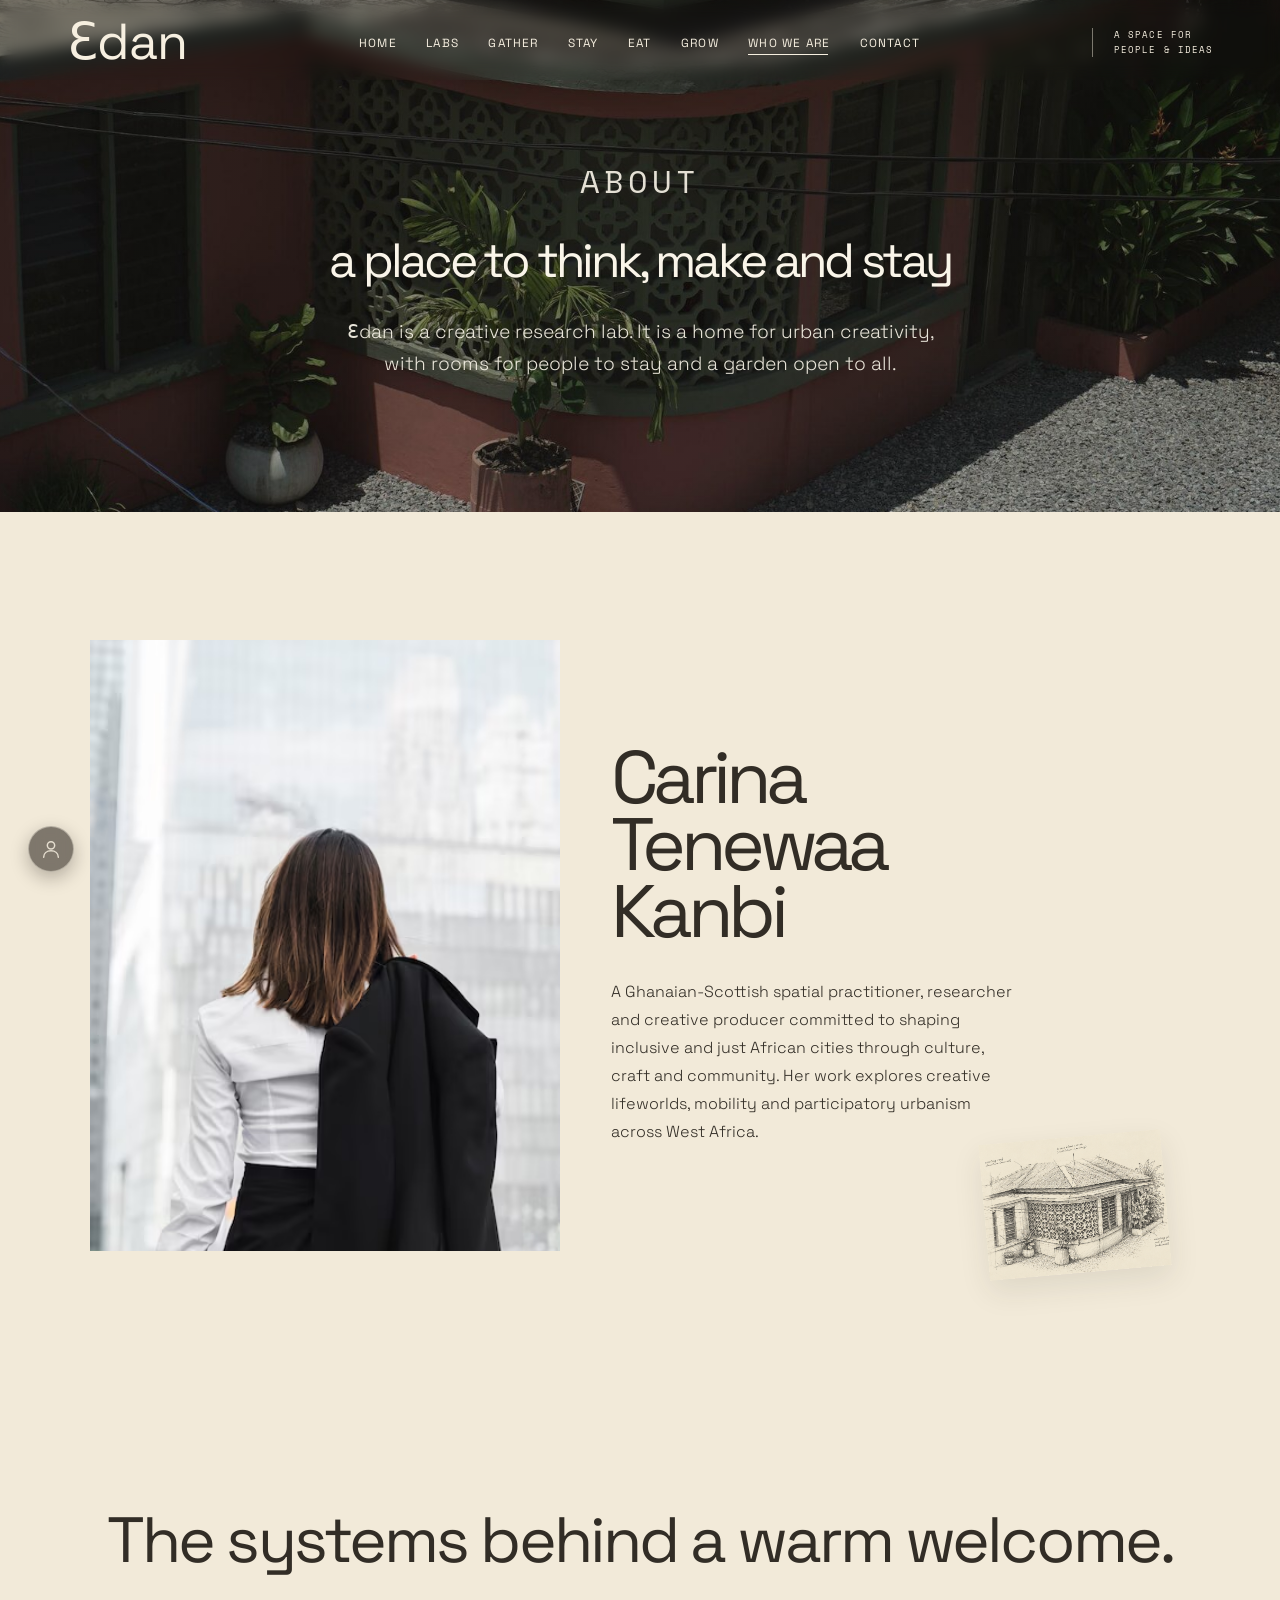
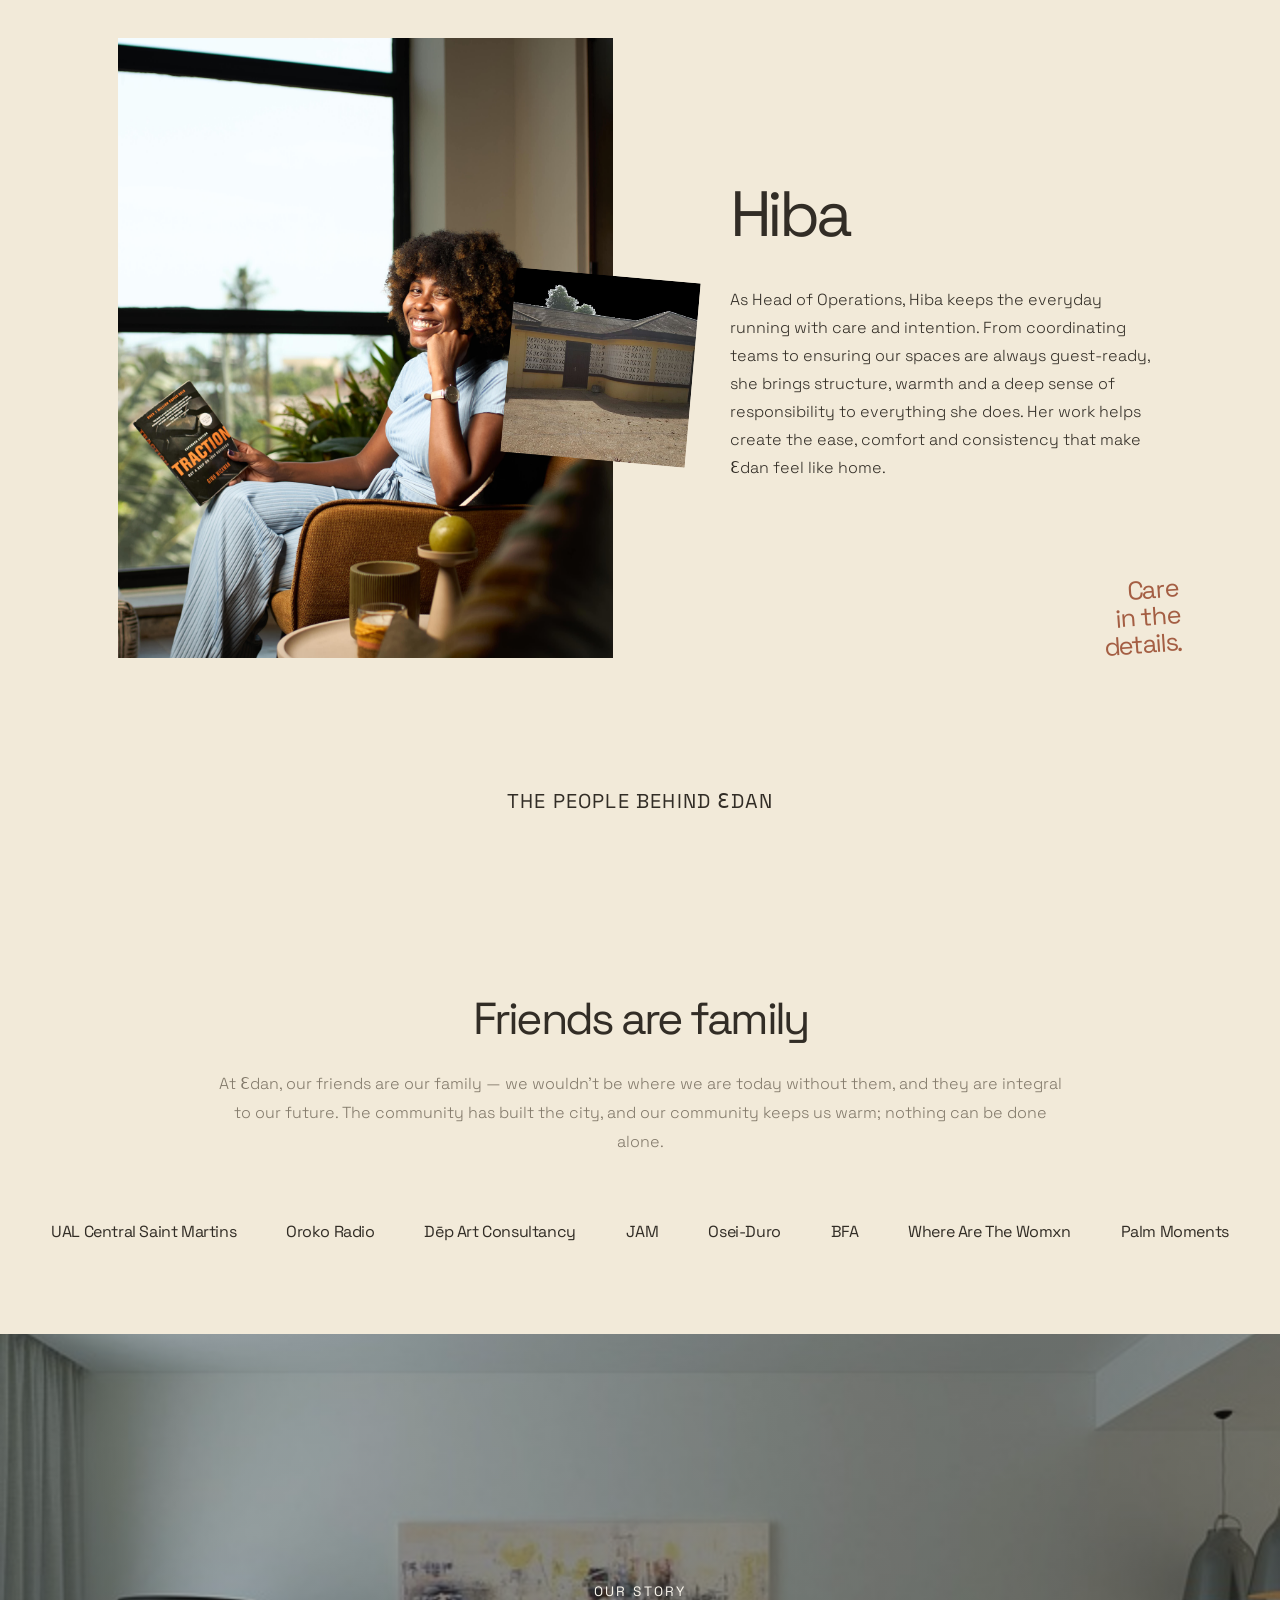
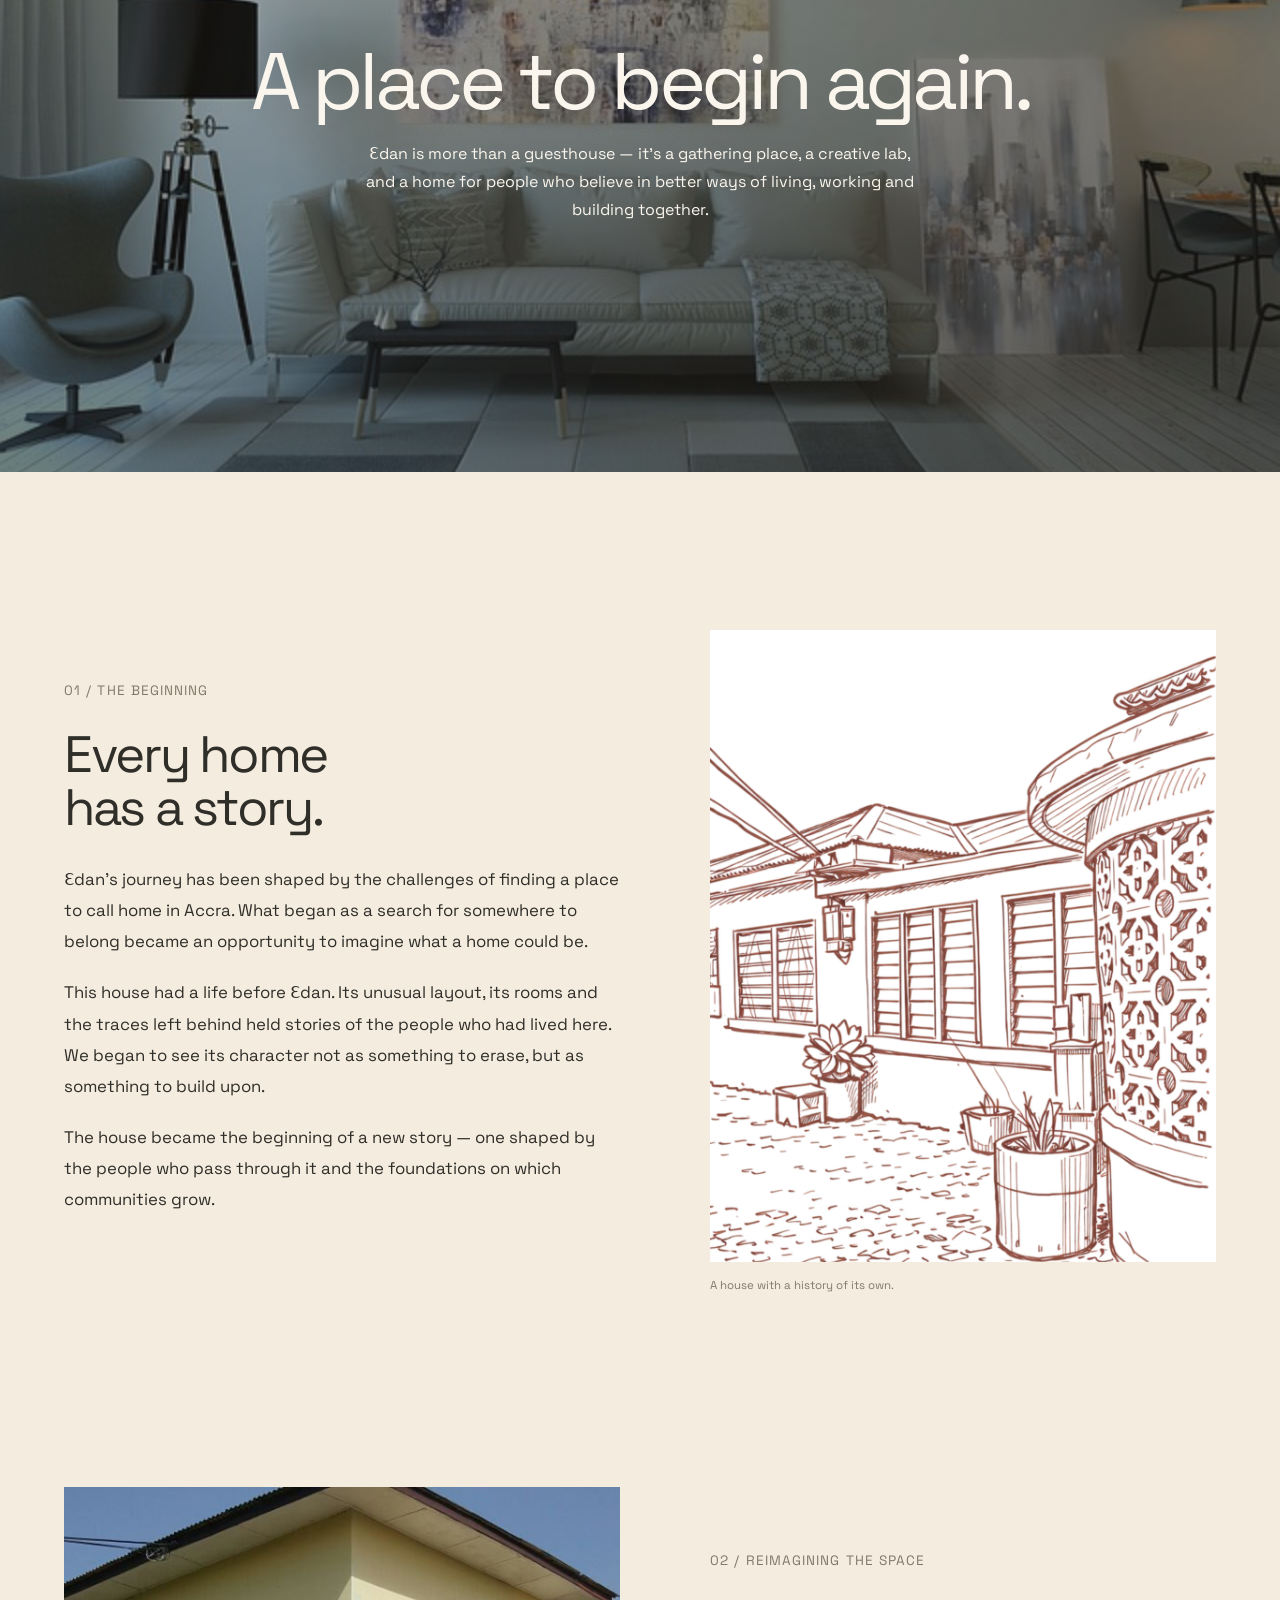
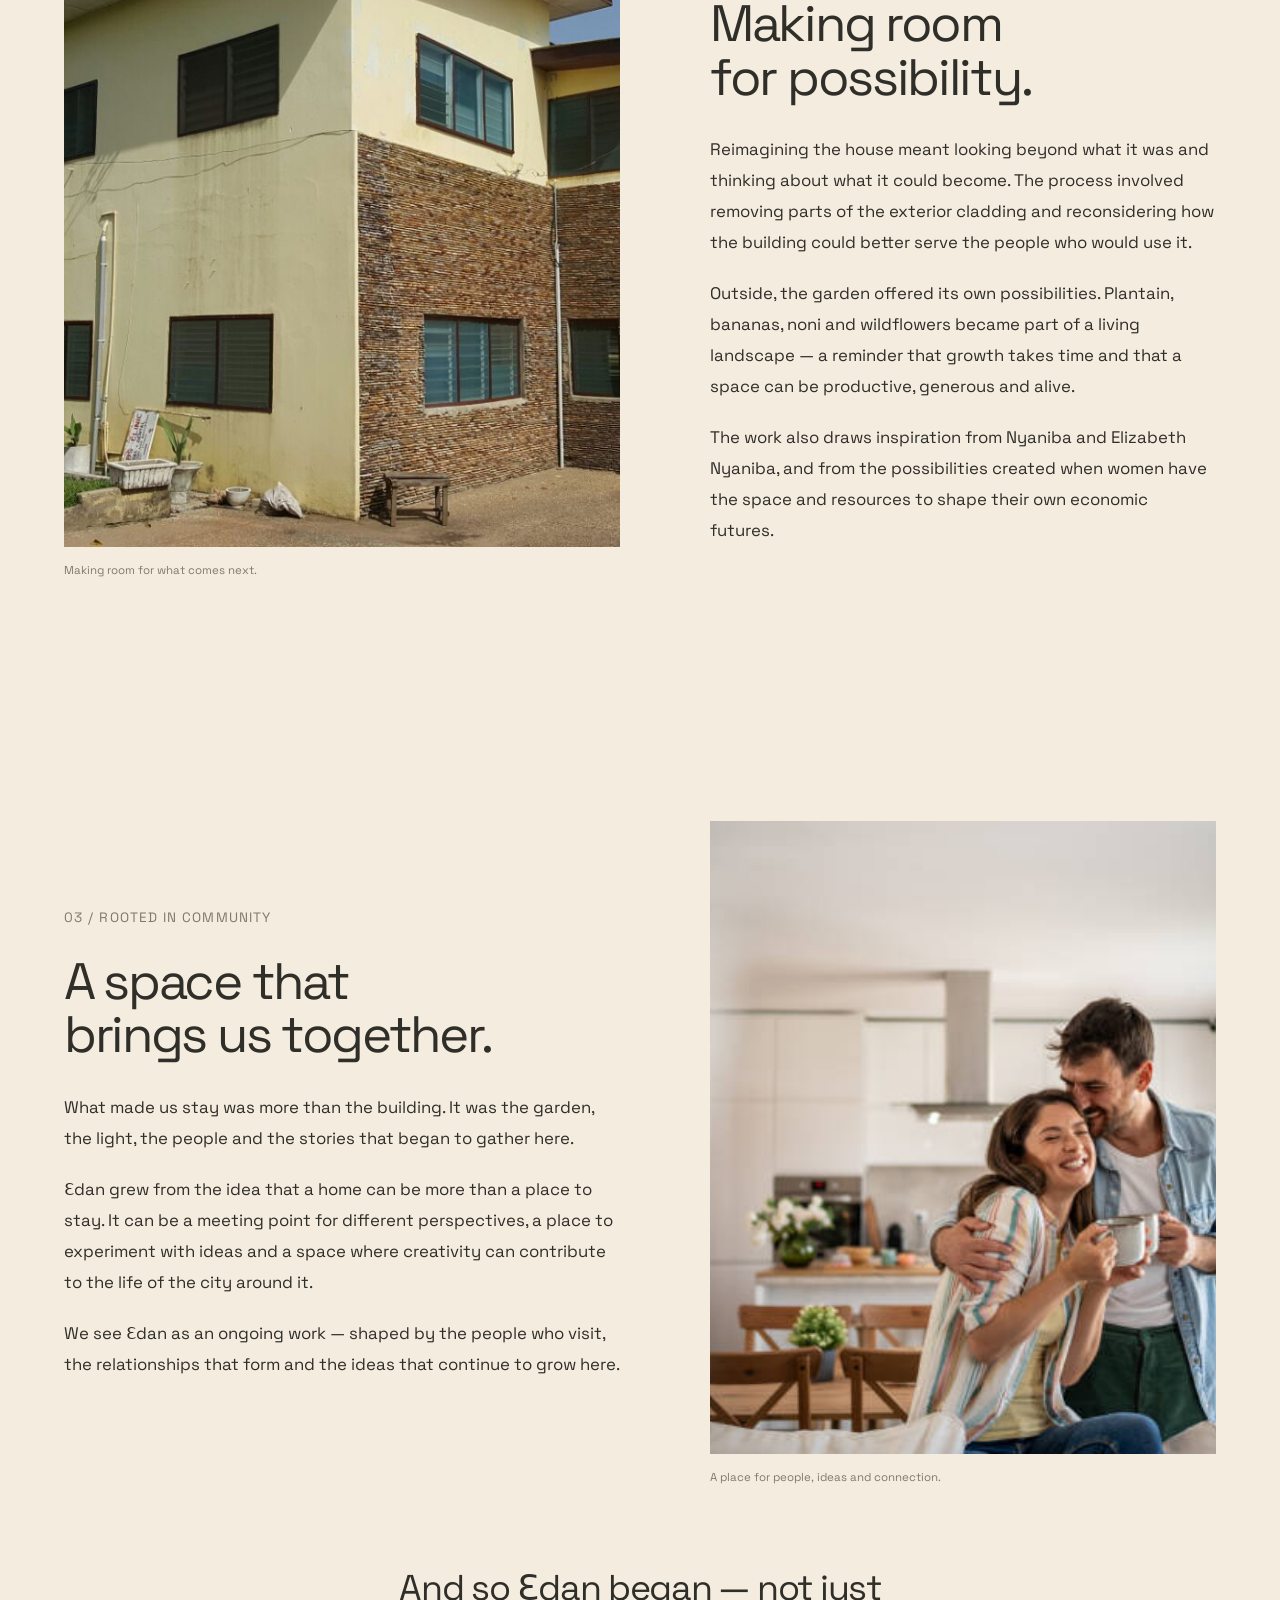
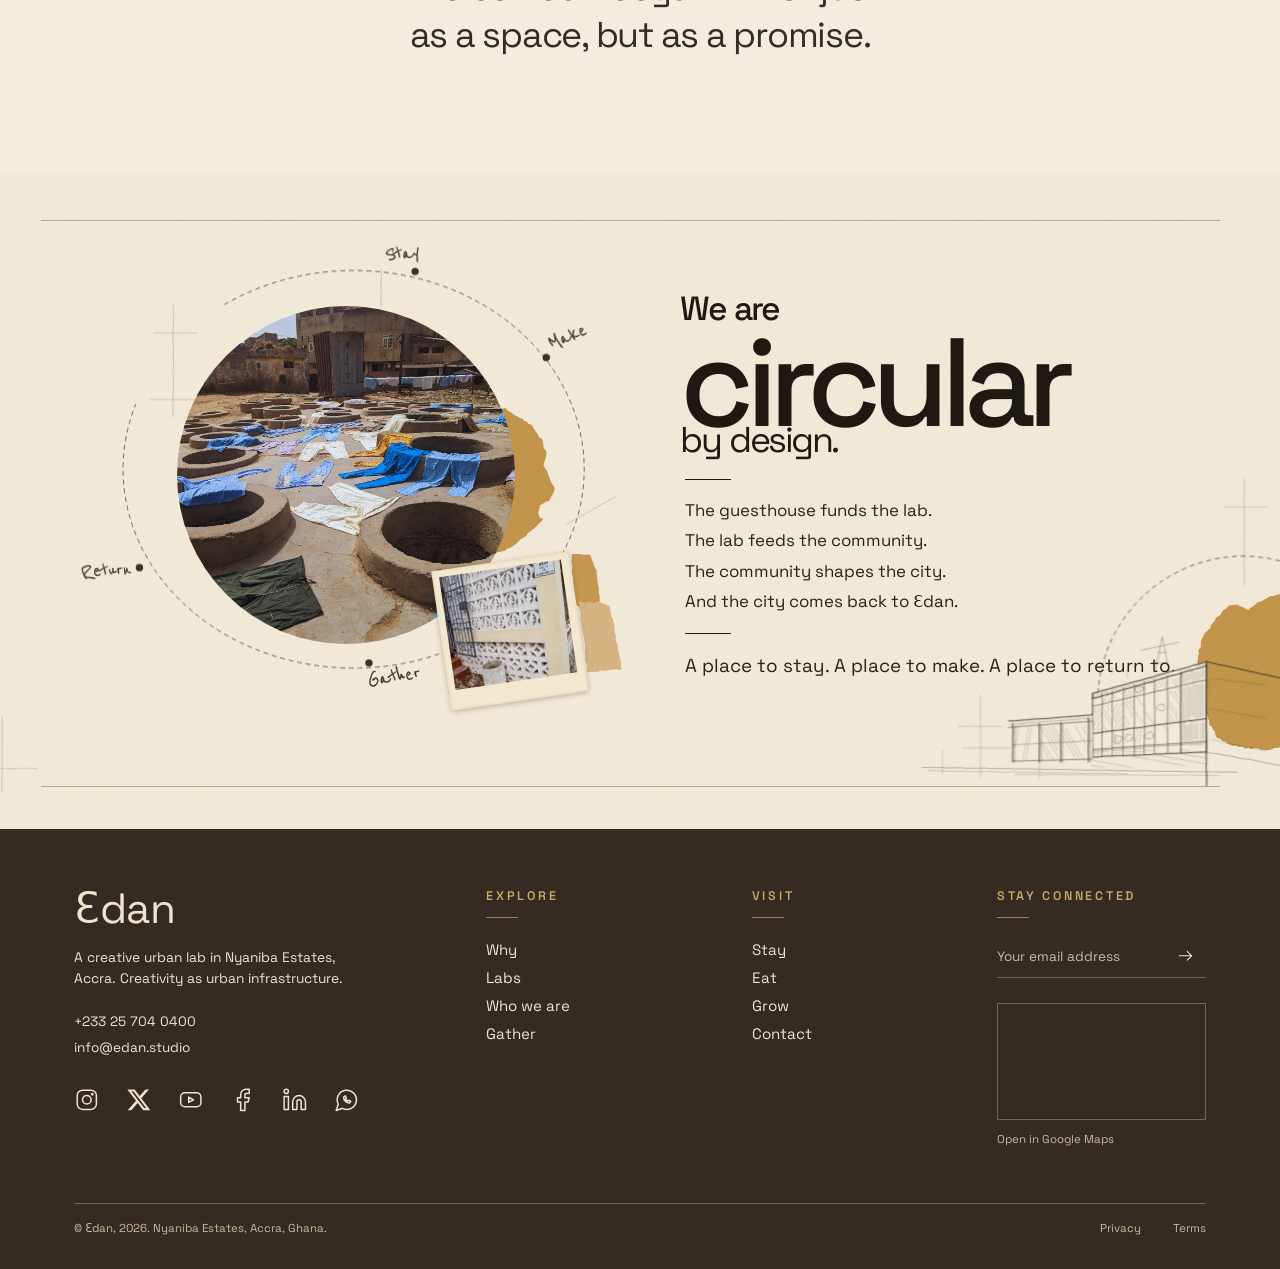
<file: about/index.html>
<!DOCTYPE html>
<html lang="en">
<head>
<meta charset="UTF-8">
<meta name="viewport" content="width=device-width, initial-scale=1.0">
<title>About — Ɛdan</title>
<meta name="description" content="Carina Tenewaa Kanbi's story, the building's history, and how Ɛdan works — circular by design.">
<script>document.documentElement.classList.add('bts-js')</script>
<link rel="preconnect" href="https://fonts.googleapis.com">
<link rel="preconnect" href="https://fonts.gstatic.com" crossorigin>
<link href="https://fonts.googleapis.com/css2?family=Reenie+Beanie&display=swap" rel="stylesheet">
<link rel="stylesheet" href="../css/base.css">
<link rel="stylesheet" href="../css/tokens.css">
<link rel="stylesheet" href="../css/footer.css">
<link rel="stylesheet" href="../css/pages/about.css">
<link rel="stylesheet" href="../css/pages/carina.css">
<link rel="stylesheet" href="../css/pages/our-story.css">
<link rel="stylesheet" href="../css/pages/circle.css">
<link rel="stylesheet" href="../css/pages/hiba.css">
<link rel="preconnect" href="https://fonts.googleapis.com">
<link rel="preconnect" href="https://fonts.gstatic.com" crossorigin>
<link href="https://fonts.googleapis.com/css2?family=Newsreader:ital,opsz,wght@0,6..72,300..600;1,6..72,300..600&family=Inter:wght@400;500&display=swap" rel="stylesheet">
</head>
<body class="page-about">

<!-- ============ NAV ============ -->
<a class="skip-link" href="#main">Skip to content</a>
<header class="site-nav" id="siteNav">
  <a href="../" class="nav-logo">
    <span>Ɛdan</span>
  </a>
  <button class="nav-toggle" id="navToggle" aria-label="Open menu" aria-expanded="false" aria-controls="navLinks">
    <span></span><span></span><span></span>
  </button>
    <nav class="nav-links" id="navLinks" aria-label="Main">
      <a href="../">Home</a>
      <a href="../labs/">Labs</a>
      <a href="../gather/">Gather</a>
      <a href="../stay/">Stay</a>
      <a href="../eat/">Eat</a>
      <a href="../grow/">Grow</a>
      <a href="../about/">Who we are</a>
      <a href="../contact/">Contact</a>
    </nav>
  <p class="nav-note" aria-hidden="true">A space for<br>people &amp; ideas</p>
</header>

<main id="main">

<!-- ============ ABOUT: BEHIND THE SCENES (prefix: bts) ============
     IMAGE: images/breeze-block-terracotta.jpg (existing path, kept)
     PLACEHOLDER: photo credit in the caption
================================================================= -->
<section class="hero hero--about" id="top" aria-labelledby="bts-title">
  <div class="hero-media" id="heroMedia">
    <img src="../images/breeze-block-terracotta.jpg" alt="Terracotta perforated block wall at Ɛdan's building in Accra">
  </div>
  <div class="hero-scrim"></div>

  <div class="hero-content">
    <p class="hero-eyebrow">About</p>
    <h1 class="hero-title" id="bts-title">a place to think, make and stay</h1>
    <p class="hero-sub">Ɛdan is a creative research lab. It is a home for urban creativity, with rooms for people to stay and a garden open to all.</p>
  </div>
</section>


<section class="carina" id="carina">
  <div class="carina__inner">

    <div class="carina__portrait">
      <img
        src="../images/ceo.avif"
        alt="Carina Tenewaa Kanbi"
        loading="lazy"
      >
    </div>

    <div class="carina__content">
      <h2 class="carina__name">
        Carina<br>
        Tenewaa Kanbi
      </h2>

      <p class="carina__bio">
        A Ghanaian-Scottish spatial practitioner, researcher
        and creative producer committed to shaping inclusive
        and just African cities through culture, craft and
        community. Her work explores creative lifeworlds,
        mobility and participatory urbanism across West Africa.
      </p>
    </div>

    <div class="carina__detail">
      <img
        src="../images/architectural sketch.png"
        alt=""
        loading="lazy"
      >
    </div>

  </div>
</section>


  <!-- ============================================
      HIBA: Head of Operations
      One board, every piece positioned from the reference.
      The tray and the linen are separate, replaceable drawings.
      The portrait is cut to a torn outline (clip-path), with paper layers behind it.
      ============================================ -->
<section class="hiba" id="hiba">
  <div class="hiba__inner">

<div class="hiba__heading">
  <h2 class="hiba__title">The systems behind a warm welcome.</h2>
</div>

    <div class="hiba__portrait">
      <img
        src="../images/Hiba.JPEG"
        alt="Hiba, Head of Operations at Ɛdan"
        loading="lazy"
      >
      <span class="hiba__portrait-label">Hiba · Operations</span>
    </div>

    <div class="hiba__bio">
      <h3>Hiba</h3>

      <p>
        As Head of Operations, Hiba keeps the everyday running
        with care and intention. From coordinating teams to
        ensuring our spaces are always guest-ready, she brings
        structure, warmth and a deep sense of responsibility
        to everything she does. Her work helps create the ease,
        comfort and consistency that make Ɛdan feel like home.
      </p>
    </div>

    <div class="hiba__detail">
      <img
        src="../images/model-guesthouse.jpg"
        alt=""
        loading="lazy"
      >
    </div>

    <span class="hiba__accent" aria-hidden="true">Care<br>in the<br>details.</span>

  </div>
</section>

<!-- Single shared label, centred, after Carina and Hiba -->
<p class="people-label">The people behind Ɛdan</p>


<!-- ============================================
     FRIENDS ARE FAMILY
     Text only. Same parchment, margins and type as the founder sections.
     ============================================ -->
<section class="ff" aria-labelledby="ff-title">
  <div class="ff__inner">
    <h2 class="ff__eyebrow" id="ff-title">Friends are family</h2>
    <span class="ff__rule" aria-hidden="true"></span>
    <p class="ff__note">At Ɛdan, our friends are our family — we wouldn't be where we are today without them, and they are integral to our future. The community has built the city, and our community keeps us warm; nothing can be done alone.</p>
    <ul class="ff__list">
      <li>UAL Central Saint Martins</li>
      <li>Oroko Radio</li>
      <li>Dēp Art Consultancy</li>
      <li>JAM</li>
      <li>Osei-Duro</li>
      <li>BFA</li>
      <li>Where Are The Womxn</li>
      <li>Palm Moments</li>
    </ul>
  </div>
</section>
  <!-- ============================================
     OUR STORY (static: no animation yet)
     Positions come from the reference, in cqw (1cqw = 1% of the board width).
     Copy: the four story paragraphs are the existing site copy, word for word.
     The headline, intro and block 03 text are from the mockup.
     ============================================ -->


<section class="os" id="our-story">

  <!-- OPENING HERO -->
  <header class="os__hero">

    <img
      class="os__hero-image"
      src="../images/our story intro.jpg"
      alt="The architecture and surroundings of Ɛdan"
      fetchpriority="high"
    >

    <div class="os__hero-overlay"></div>

    <div class="os__hero-content">
      <p class="os__hero-eyebrow">Our Story</p>

      <h1 class="os__hero-title">
        A place to begin again.
      </h1>

      <p class="os__hero-intro">
        Ɛdan is more than a guesthouse — it's a gathering place,
        a creative lab, and a home for people who believe in better
        ways of living, working and building together.
      </p>
    </div>

  </header>


  <!-- STORY CHAPTERS -->
  <div class="os__chapters">

    <!-- 01 / THE BEGINNING -->
    <article class="os__chapter os__b1" id="the-beginning">

      <div class="os__chapter-copy">
        <p class="os__eyebrow">01 / The Beginning</p>

        <h2 class="os__chapter-title">
          Every home<br>has a story.
        </h2>

        <div class="os__text">
          <p>
            Ɛdan's journey has been shaped by the challenges of finding
            a place to call home in Accra. What began as a search for
            somewhere to belong became an opportunity to imagine what
            a home could be.
          </p>

          <p>
            This house had a life before Ɛdan. Its unusual layout,
            its rooms and the traces left behind held stories of the
            people who had lived here. We began to see its character
            not as something to erase, but as something to build upon.
          </p>

          <p>
            The house became the beginning of a new story — one shaped
            by the people who pass through it and the foundations on
            which communities grow.
          </p>
        </div>
      </div>

      <figure class="os__chapter-media os__b1-media">
        <img
          class="os__image"
          src="../images/breeze-block-detail.webp"
          alt="The original house and architectural details of Ɛdan"
          loading="lazy"
        >
        <figcaption class="os__caption">
          A house with a history of its own.
        </figcaption>
      </figure>

    </article>


    <!-- 02 / REIMAGINING THE SPACE -->
    <article class="os__chapter os__b2" id="reimagining-the-space">

      <figure class="os__chapter-media os__b2-media">
        <img
          class="os__image"
          src="../images/house-two-storey.jpg"
          alt="The garden and natural surroundings at Ɛdan"
          loading="lazy"
        >
        <figcaption class="os__caption">
          Making room for what comes next.
        </figcaption>
      </figure>

      <div class="os__chapter-copy">
        <p class="os__eyebrow">02 / Reimagining the Space</p>

        <h2 class="os__chapter-title">
          Making room<br>for possibility.
        </h2>

        <div class="os__text">
          <p>
            Reimagining the house meant looking beyond what it was
            and thinking about what it could become. The process
            involved removing parts of the exterior cladding and
            reconsidering how the building could better serve the
            people who would use it.
          </p>

          <p>
            Outside, the garden offered its own possibilities.
            Plantain, bananas, noni and wildflowers became part of
            a living landscape — a reminder that growth takes time
            and that a space can be productive, generous and alive.
          </p>

          <p>
            The work also draws inspiration from Nyaniba and Elizabeth
            Nyaniba, and from the possibilities created when women
            have the space and resources to shape their own economic
            futures.
          </p>
        </div>
      </div>

    </article>


    <!-- 03 / ROOTED IN COMMUNITY -->
    <article class="os__chapter os__b3" id="rooted-in-community">

      <div class="os__chapter-copy">
        <p class="os__eyebrow">03 / Rooted in Community</p>

        <h2 class="os__chapter-title">
          A space that<br>brings us together.
        </h2>

        <div class="os__text">
          <p>
            What made us stay was more than the building. It was the
            garden, the light, the people and the stories that began
            to gather here.
          </p>

          <p>
            Ɛdan grew from the idea that a home can be more than a
            place to stay. It can be a meeting point for different
            perspectives, a place to experiment with ideas and a
            space where creativity can contribute to the life of
            the city around it.
          </p>

          <p>
            We see Ɛdan as an ongoing work — shaped by the people
            who visit, the relationships that form and the ideas
            that continue to grow here.
          </p>
        </div>
      </div>

      <figure class="os__chapter-media os__b3-media">
        <img
          class="os__image"
          src="../images/our story people.jpg"
          alt="People gathering and sharing experiences at Ɛdan"
          loading="lazy"
        >
        <figcaption class="os__caption">
          A place for people, ideas and connection.
        </figcaption>
      </figure>

    </article>


    <!-- CLOSING -->
    <div class="os__closing">
      <p>
        And so Ɛdan began — not just as a space, but as a promise.
      </p>
    </div>

  </div>

</section>


<!-- ============================================
     WE ARE CIRCULAR  (.ci)   static, no animation yet
     ============================================ -->
<section class="ci" aria-labelledby="ci-title">
  <svg class="ci__defs" width="0" height="0" aria-hidden="true" focusable="false">
    <defs>
      <filter id="ci-pencil" x="-5%" y="-5%" width="110%" height="110%">
        <feTurbulence type="fractalNoise" baseFrequency=".9" numOctaves="2" seed="4" result="n"/>
        <feDisplacementMap in="SourceGraphic" in2="n" scale="1.3"/>
      </filter>
      <filter id="ci-paper" x="-2%" y="-2%" width="104%" height="104%">
        <feTurbulence type="fractalNoise" baseFrequency=".75" numOctaves="3" seed="9" result="n"/>
        <feColorMatrix in="n" values="0 0 0 0 .42  0 0 0 0 .27  0 0 0 0 .1  0 0 0 .55 -.12" result="g"/>
        <feComposite in="g" in2="SourceGraphic" operator="in" result="gc"/>
        <feMerge><feMergeNode in="SourceGraphic"/><feMergeNode in="gc"/></feMerge>
      </filter>
    </defs>
  </svg>

  <div class="ci__board">
    <div class="ci__stage">

      <!-- left: orbit, round photo, labels, polaroid -->
      <div class="ci__art">
        <svg class="ci__svg" viewBox="0 0 610 566" aria-hidden="true" focusable="false">
          <g filter="url(#ci-paper)"><path class="scrap a" d="M469.3 189.3 L472.0 190.2 L475.1 191.2 L478.9 190.1 L481.6 190.7 L484.4 190.7 L486.6 190.9 L489.9 192.1 L493.1 191.2 L495.8 194.1 L498.3 195.3 L499.3 196.1 L501.8 198.1 L504.4 199.4 L506.7 200.9 L509.0 201.3 L511.2 203.4 L514.3 204.9 L515.7 206.9 L518.7 207.7 L520.2 210.0 L522.1 213.2 L523.0 215.0 L525.0 217.1 L525.9 219.9 L529.2 221.4 L529.7 224.9 L530.0 226.2 L530.7 230.6 L532.7 232.9 L533.2 235.1 L532.8 238.6 L532.0 241.3 L531.3 243.8 L530.2 246.9 L531.7 249.9 L533.8 252.5 L534.3 254.2 L535.2 257.2 L536.8 260.6 L536.9 262.3 L538.8 265.3 L540.6 267.9 L541.2 270.5 L540.3 273.1 L539.4 275.3 L537.5 278.3 L536.8 280.2 L535.1 282.6 L532.9 282.6 L529.2 284.9 L526.8 286.4 L526.4 288.9 L525.3 293.1 L525.4 294.9 L526.8 298.3 L530.4 299.5 L527.2 302.8 L525.3 304.6 L523.8 306.5 L520.6 309.2 L518.4 310.7 L516.5 312.4 L514.6 313.8 L513.5 315.9 L510.4 318.2 L507.9 319.4 L505.8 321.6 L503.1 324.3 L500.5 325.6 L499.8 326.9 L495.8 328.0 L493.5 329.7 L492.4 330.5 L488.4 331.6 L485.8 331.7 L483.7 333.2 L480.8 332.3 L478.8 334.1 L475.6 333.2 L472.2 334.3 L470.1 334.5 L470.5 333.0 L470.8 330.4 L469.1 327.2 L469.2 325.2 L470.4 322.3 L469.4 318.4 L470.6 316.7 L470.2 313.9 L470.5 311.0 L469.6 308.4 L469.6 306.2 L470.7 302.6 L469.2 300.7 L470.3 297.5 L469.6 294.7 L469.2 292.8 L470.3 290.5 L469.4 286.8 L470.8 285.0 L469.8 282.6 L470.4 279.7 L469.2 277.6 L469.5 273.5 L469.7 271.8 L470.2 268.5 L470.4 266.4 L469.4 264.4 L470.6 261.9 L470.3 258.0 L470.5 256.6 L470.1 254.0 L470.8 250.4 L470.8 248.8 L470.5 244.5 L469.7 242.9 L470.2 240.6 L470.3 236.8 L470.8 234.9 L470.7 231.7 L470.9 229.6 L470.5 227.3 L470.7 224.0 L469.2 221.5 L469.4 219.1 L470.6 216.1 L469.3 212.9 L469.9 211.2 L469.1 208.8 L469.5 205.1 L470.8 203.2 L470.7 200.6 L469.3 197.4 L469.9 195.5 L470.5 193.1 Z"/><path class="scrap b" d="M558.2 333.7 L560.7 333.8 L563.7 333.7 L566.6 333.9 L568.7 334.5 L572.3 334.4 L575.3 334.3 L576.9 336.5 L577.2 338.6 L578.7 342.1 L579.8 345.4 L580.4 347.0 L582.3 350.4 L582.3 352.4 L582.5 356.5 L583.0 358.9 L583.2 362.2 L583.8 365.3 L584.5 368.4 L584.0 370.3 L584.8 373.6 L585.2 375.4 L585.3 378.9 L584.4 380.7 L582.3 381.1 L579.7 381.8 L576.7 382.4 L573.2 382.9 L570.7 384.2 L567.5 384.7 L564.8 385.2 L562.3 383.6 L559.5 382.4 L560.2 380.2 L559.3 378.1 L559.9 374.2 L559.9 372.2 L559.4 369.4 L560.0 366.5 L559.4 364.1 L558.9 361.0 L559.4 358.7 L558.8 355.8 L558.4 353.5 L558.0 350.5 L558.5 347.2 L558.6 345.0 L557.8 342.2 L557.8 339.9 L557.9 336.5 Z"/><path class="scrap c" d="M564.6 380.4 L567.4 380.5 L570.9 381.5 L573.2 380.5 L576.5 380.5 L579.2 381.4 L581.7 381.3 L585.1 380.4 L587.1 381.9 L589.4 382.1 L592.6 383.7 L595.0 384.2 L594.8 386.3 L595.7 389.7 L596.3 392.1 L596.3 394.3 L598.0 397.3 L598.1 399.1 L599.1 401.5 L599.7 405.1 L599.8 407.3 L599.5 409.6 L600.7 412.6 L600.8 415.4 L600.9 417.3 L601.4 419.9 L602.9 423.1 L602.5 425.1 L603.0 428.1 L603.9 430.1 L604.3 433.6 L604.9 435.9 L605.7 438.2 L606.1 440.6 L606.1 443.4 L606.7 445.8 L603.9 446.8 L601.7 446.0 L598.5 446.3 L597.1 446.7 L594.2 446.8 L591.5 447.3 L589.0 447.7 L585.9 447.5 L583.6 448.5 L581.1 448.3 L578.0 449.1 L576.1 448.3 L573.3 449.4 L573.0 447.0 L573.0 443.4 L572.9 440.8 L571.7 439.1 L571.2 435.7 L571.5 432.9 L570.8 431.0 L571.0 428.3 L571.0 425.8 L570.8 423.1 L570.7 420.0 L569.9 417.4 L570.0 415.0 L568.9 412.4 L568.4 409.1 L568.2 406.5 L567.3 403.8 L567.6 402.2 L566.7 399.4 L566.5 396.6 L566.4 393.9 L566.6 391.3 L565.8 389.1 L565.1 386.0 L565.6 384.1 Z"/></g>
          <g filter="url(#ci-pencil)"><path class="dash" d="M219.2 90.2 A225 194 0 1 1 132.3 187.8"/><circle class="dot" cx="405" cy="58" r="3.6"/><circle class="dot" cx="533" cy="142" r="3.6"/><circle class="dot" cx="136" cy="347" r="3.6"/><circle class="dot" cx="360" cy="440" r="3.6"/><path class="guide" d="M168.9 91.1 L169.1 97.0 L168.9 103.2 L169.1 109.2 L169.0 115.1 L168.8 121.2 L169.0 127.2 L169.1 133.3 L168.9 139.3 L169.2 145.6 L169.2 151.6 L168.8 157.5 L169.0 163.5 L169.2 169.7 L168.9 175.9 L168.8 182.0 L169.0 187.9 L168.9 193.9 L168.9 199.8"/><path class="guide" d="M150.1 117.9 L156.1 117.9 L162.2 118.2 L168.1 118.1 L174.0 118.1 L179.8 118.0 L186.1 117.9 L192.2 118.2"/><path class="guide" d="M146.0 182.9 L152.6 183.0 L159.3 183.0 L165.5 182.8 L172.4 183.2 L178.9 183.0 L185.4 183.1 L191.9 183.0"/><path class="guide" d="M372.0 56.0 L371.9 61.9 L371.9 68.2 L371.9 74.0 L371.9 79.8 L371.8 86.1 L372.1 91.9"/><path class="guide" d="M2.1 492.1 L2.2 498.3 L2.0 504.5 L2.2 510.5 L2.2 516.7 L2.0 522.7 L2.2 528.9 L1.8 535.3 L2.1 541.3 L2.1 547.3 L1.9 553.6 L2.0 559.7 L1.8 565.9"/><path class="guide" d="M0.2 543.2 L6.1 543.0 L11.9 543.2 L18.0 543.1 L23.8 542.9 L30.1 543.1 L36.2 543.0"/><path class="guide" d="M552.0 305.0 L557.5 301.9 L562.7 298.9 L568.1 295.8 L573.4 293.2 L578.5 290.0 L584.1 287.1 L589.4 283.9 L594.6 281.2 L600.2 277.9"/></g>
        </svg>
        <div class="ci__photo"><img src="../images/dye-pits.jpg" alt="Traditional dye pits with fabric drying in the sun"></div>
        <p class="ci__lbl ci__lbl--stay" aria-hidden="true">Stay</p>
        <p class="ci__lbl ci__lbl--make" aria-hidden="true">Make</p>
        <p class="ci__lbl ci__lbl--return" aria-hidden="true">Return</p>
        <p class="ci__lbl ci__lbl--gather" aria-hidden="true">Gather</p>
        <figure class="ci__polaroid"><img src="../images/breeze-block-detail.jpg" alt="Detail of a white breeze-block wall"></figure>
      </div>

      <!-- right: the words -->
      <div class="ci__copy">
        <h2 class="ci__title" id="ci-title"><span class="ci__t1">We are</span><span class="ci__t2">circular</span><span class="ci__t3">by design.</span></h2>
        <span class="ci__rule" aria-hidden="true"></span>
        <div class="ci__manifesto">
          <p>The guesthouse funds the lab.</p>
          <p>The lab feeds the community.</p>
          <p>The community shapes the city.</p>
          <p>And the city comes back to Ɛdan.</p>
        </div>
        <span class="ci__rule" aria-hidden="true"></span>
        <p class="ci__tagline">A place to stay. A place to make. A place to return to.</p>
      </div>

      <!-- bottom right: building sketch -->
      <svg class="ci__sketch" viewBox="880 330 369 236" aria-hidden="true" focusable="false">
        <g filter="url(#ci-paper)"><path class="scrap a" d="M1168.9 435.6 L1168.9 433.0 L1169.7 431.3 L1169.3 427.7 L1171.5 425.1 L1171.6 423.2 L1171.6 420.5 L1172.4 417.2 L1173.9 414.7 L1175.2 411.6 L1177.5 409.4 L1178.7 408.0 L1180.8 406.3 L1181.9 403.0 L1183.8 400.7 L1185.6 398.9 L1186.0 396.6 L1187.8 395.5 L1190.6 393.4 L1192.4 390.5 L1193.7 388.6 L1195.9 387.7 L1198.9 384.3 L1200.8 383.8 L1203.3 383.7 L1207.2 383.1 L1210.2 384.9 L1213.4 386.1 L1214.6 387.1 L1218.0 388.7 L1219.8 386.5 L1222.1 385.3 L1225.6 382.4 L1227.3 381.0 L1230.2 380.2 L1231.7 379.6 L1235.8 377.4 L1237.6 376.0 L1240.2 374.8 L1242.8 375.0 L1245.1 373.8 L1249.0 373.2 L1250.7 374.0 L1253.7 372.7 L1256.8 372.0 L1259.7 372.1 L1259.3 374.7 L1259.2 376.5 L1259.5 379.4 L1259.7 382.1 L1260.6 385.4 L1260.0 388.2 L1260.3 390.0 L1260.2 393.4 L1260.1 396.0 L1260.2 398.9 L1259.6 401.1 L1260.9 403.4 L1260.7 405.3 L1260.4 408.2 L1260.5 411.1 L1260.1 413.4 L1259.6 417.1 L1260.3 419.3 L1259.3 421.3 L1260.8 423.7 L1260.1 427.2 L1260.0 429.6 L1260.8 432.6 L1259.5 434.6 L1259.9 437.7 L1260.3 439.5 L1260.3 442.5 L1259.1 444.8 L1259.8 447.3 L1260.3 451.3 L1260.8 453.3 L1260.6 455.6 L1260.2 459.0 L1259.2 460.6 L1259.8 463.2 L1259.9 465.3 L1260.3 469.5 L1259.5 470.8 L1259.7 474.5 L1259.5 477.0 L1259.4 479.3 L1260.4 482.1 L1259.3 485.2 L1260.6 487.0 L1260.6 489.8 L1259.4 492.1 L1260.6 494.8 L1259.2 496.9 L1259.4 500.2 L1260.3 502.6 L1259.8 506.1 L1259.7 508.2 L1259.5 510.6 L1259.4 512.5 L1259.7 515.1 L1259.8 518.7 L1260.1 521.5 L1257.3 520.7 L1255.1 521.7 L1252.5 523.2 L1249.4 522.3 L1246.4 523.2 L1243.7 522.9 L1241.2 524.4 L1239.2 525.0 L1236.7 525.5 L1233.2 525.0 L1229.9 525.0 L1228.5 523.8 L1225.5 523.6 L1223.4 523.6 L1220.8 524.3 L1218.1 523.0 L1214.7 523.8 L1212.7 521.8 L1208.8 522.3 L1206.5 520.8 L1202.9 521.4 L1199.3 519.6 L1197.9 519.3 L1196.0 517.1 L1193.3 516.7 L1190.1 513.9 L1187.6 513.5 L1185.8 510.5 L1185.6 507.3 L1183.4 505.3 L1182.4 502.6 L1180.0 500.7 L1179.7 496.9 L1179.0 494.8 L1178.6 493.3 L1177.0 489.8 L1175.8 487.1 L1175.0 484.4 L1175.2 481.7 L1174.2 480.2 L1173.9 477.3 L1173.7 474.1 L1171.6 471.8 L1171.4 469.8 L1172.0 466.4 L1171.3 462.9 L1170.1 460.3 L1169.3 457.6 L1169.0 455.3 L1168.0 452.4 L1168.0 450.4 L1168.7 447.0 L1168.1 444.5 L1168.7 442.2 L1168.3 438.3 Z"/></g>
        <g filter="url(#ci-pencil)"><path class="dash" d="M1071.0 478.0 L1071.1 472.7 L1071.4 467.4 L1071.9 462.2 L1072.6 456.9 L1073.5 451.7 L1074.5 446.5 L1075.8 441.4 L1077.3 436.3 L1078.9 431.3 L1080.7 426.3 L1082.7 421.5 L1084.9 416.6 L1087.3 411.9 L1089.9 407.3 L1092.6 402.8 L1095.5 398.3 L1098.5 394.0 L1101.7 389.8 L1105.1 385.7 L1108.6 381.8 L1112.2 377.9 L1116.0 374.3 L1120.0 370.7 L1124.0 367.3 L1128.2 364.1 L1132.5 361.0 L1136.9 358.1 L1141.4 355.4 L1146.0 352.8 L1150.8 350.4 L1155.5 348.1 L1160.4 346.1 L1165.4 344.2 L1170.4 342.5 L1175.5 341.1 L1180.6 339.8 L1185.7 338.6 L1190.9 337.7 L1196.2 337.0 L1201.4 336.5 L1206.7 336.1 L1212.0 336.0 L1217.3 336.1 L1222.6 336.3 L1227.8 336.8 L1233.1 337.4 L1238.3 338.3 L1243.5 339.3 L1248.6 340.5 L1253.7 342.0 L1258.8 343.6 L1263.7 345.4 L1268.6 347.4 L1273.5 349.5 L1278.2 351.9 L1282.9 354.4 L1287.4 357.1 L1291.9 359.9 L1296.2 362.9 L1300.4 366.1"/><path class="guide" d="M1214.1 259.8 L1214.1 266.0 L1214.1 272.1 L1214.0 278.2 L1213.8 284.4 L1214.1 290.5 L1214.0 296.8 L1214.2 302.7 L1214.1 309.1 L1214.1 315.0 L1214.0 321.3 L1213.9 327.3 L1214.1 333.6 L1213.9 339.6 L1213.9 345.5 L1214.0 351.8 L1214.1 358.1 L1213.9 364.0"/><path class="guide" d="M1195.0 287.9 L1201.2 287.9 L1206.9 287.8 L1213.1 288.1 L1218.9 288.2 L1225.1 287.9 L1231.2 288.1 L1236.9 288.1"/><path class="guide" d="M956.6 471.9 L956.7 478.3 L956.6 484.3 L956.6 490.6 L956.6 496.8 L956.6 502.8 L956.9 508.8 L956.7 515.1 L956.7 521.2 L956.8 527.3 L956.6 533.3 L956.7 539.7 L956.8 545.7 L956.8 552.0"/><path class="guide" d="M935.0 502.1 L941.0 502.0 L947.1 501.9 L953.1 502.0 L958.8 502.0 L965.2 502.2 L971.0 501.9 L977.2 501.9"/><path class="guide" d="M939.8 522.9 L946.7 523.1 L953.3 522.9 L960.2 522.9 L966.7 523.1 L973.5 523.1 L980.3 523.1 L987.0 523.2"/><path class="guide" d="M919.4 525.1 L919.3 532.7 L919.3 540.2 L919.5 548.1"/><path class="guide" d="M1014.1 538.1 L1014.0 545.7 L1014.0 553.2"/><path class="guide" d="M1177.8 547.0 L1178.0 552.1 L1178.0 557.1"/><path class="fine" d="M899.9 542.1 L906.2 542.2 L911.8 542.3 L917.8 542.2 L923.8 542.6 L929.9 542.6 L935.9 542.4 L942.3 542.9 L947.9 542.9 L954.1 543.0 L959.9 542.7 L966.0 543.3 L972.2 543.2 L978.0 543.4 L984.5 543.2 L990.5 543.7 L996.6 543.6 L1002.4 543.6 L1008.5 543.7 L1014.4 543.9 L1020.7 544.1 L1026.2 543.9 L1032.3 544.1 L1038.6 544.1 L1044.5 544.3 L1050.4 544.5 L1056.5 544.8 L1062.3 544.9 L1068.6 544.7 L1074.3 544.9 L1080.8 544.9 L1086.7 545.1 L1092.4 545.4 L1098.5 545.2 L1104.8 545.6 L1110.9 545.4 L1116.9 545.3 L1122.8 545.6 L1129.0 545.9 L1134.9 546.0 L1140.7 545.9 L1146.6 545.9 L1152.6 546.3 L1158.6 546.5 L1164.9 546.3 L1170.7 546.4 L1176.9 546.3 L1183.2 546.5 L1188.9 546.6 L1194.9 546.7 L1201.2 546.6 L1206.9 547.1"/><path class="guide" d="M905.0 545.4 L911.1 545.3 L917.1 545.6 L923.4 545.7 L929.3 546.0 L935.3 546.0 L941.4 546.1 L947.7 546.2 L954.0 546.4 L960.1 546.2 L966.2 546.4 L972.0 546.5 L978.4 546.9 L984.4 546.6 L990.1 546.6 L996.5 547.0 L1002.2 546.7 L1008.9 547.0 L1014.4 547.2 L1020.5 547.5 L1026.9 547.4 L1033.2 547.2 L1038.9 547.7 L1045.2 547.6 L1051.2 547.8 L1057.6 548.1 L1063.7 548.2 L1069.3 547.7 L1075.8 548.0 L1081.7 548.2 L1088.1 548.3 L1093.7 548.2 L1100.2 548.7"/><path class="guide" d="M989.8 549.3 L996.0 549.2 L1002.2 549.3 L1008.2 548.8 L1014.3 549.3 L1020.2 549.3 L1026.3 549.1 L1032.3 549.0 L1038.5 549.5 L1044.6 549.4 L1050.4 549.2 L1056.7 549.3 L1062.4 549.6 L1068.6 549.5 L1075.1 549.3 L1080.8 549.4 L1087.0 549.8 L1092.8 549.4 L1099.3 549.4 L1105.3 549.7 L1110.9 549.3 L1117.4 549.9 L1123.5 549.6 L1129.2 549.7 L1135.2 549.6 L1141.2 549.8 L1147.6 549.7 L1153.5 549.6 L1159.4 549.6 L1166.0 549.6 L1171.9 549.9 L1177.9 549.8 L1184.2 550.2 L1189.9 550.0"/><path class="solid" d="M1066.0 470.0 L1177.0 439.0 L1177.0 527.0 L1066.0 532.0 Z"/><path class="ink" d="M1177.3 438.8 L1183.2 440.4 L1189.0 441.7 L1195.1 442.8 L1200.8 444.2 L1206.8 445.4 L1213.1 447.0 L1219.1 448.3 L1225.3 449.5 L1231.0 451.0 L1237.2 452.1 L1243.0 453.6 L1249.1 454.8"/><path class="fine" d="M1177.0 527.3 L1182.8 528.4 L1189.3 529.1 L1194.7 530.2 L1201.3 531.0 L1207.2 532.6 L1212.8 533.6 L1218.8 534.3 L1225.0 535.5 L1231.1 536.8 L1236.8 538.1 L1242.7 539.1 L1248.9 540.2"/><path class="ink" d="M1177.1 440.0 L1176.8 446.2 L1177.2 452.3 L1177.1 458.3 L1177.2 464.1 L1176.9 470.1 L1176.9 476.2 L1177.0 482.2 L1177.2 488.2 L1176.8 493.9 L1176.8 499.9 L1176.8 505.9 L1177.2 511.8 L1177.3 518.3 L1177.2 523.8 L1176.9 530.0 L1177.1 536.3 L1176.7 541.8 L1177.2 547.7 L1177.2 553.8 L1177.3 560.0"/><path class="hatch" d="M1181.1 455.2 L1187.2 455.7 L1193.0 456.7 L1198.9 457.2 L1205.2 458.3 L1211.2 458.8 L1216.9 459.4 L1223.2 460.2 L1228.8 460.9 L1235.0 462.3"/><path class="hatch" d="M1180.7 484.9 L1186.9 486.1 L1192.9 486.8 L1199.1 488.2 L1204.8 488.7 L1210.9 490.3 L1216.7 490.8 L1223.1 492.2 L1229.0 492.7 L1235.0 493.8"/><path class="hatch" d="M1180.7 514.7 L1187.3 516.0 L1193.0 517.6 L1198.8 518.6 L1205.2 519.9 L1210.8 521.1 L1217.3 522.5 L1223.3 523.3 L1228.7 524.8 L1234.7 526.3"/><path class="ink" d="M1065.9 470.0 L1072.0 468.3 L1077.8 466.6 L1083.5 465.2 L1089.4 463.3 L1095.4 461.8 L1101.3 460.1 L1107.1 458.4 L1112.8 457.2 L1118.6 455.3 L1124.7 453.9 L1130.4 451.9 L1135.9 450.5 L1141.8 448.6 L1147.8 447.4 L1153.5 445.7 L1159.7 444.1 L1165.1 442.1 L1171.4 440.9 L1177.1 438.8 L1176.8 440.8 L1177.2 442.8 L1171.4 444.8 L1165.3 446.4 L1159.6 447.9 L1153.8 449.7 L1147.8 451.6 L1141.7 453.0 L1135.9 454.9 L1130.1 456.6 L1124.5 458.4 L1118.4 459.8 L1112.9 461.5 L1106.7 463.3 L1101.2 464.9 L1095.2 466.4 L1089.3 468.4 L1083.5 470.2 L1077.6 471.6 L1072.0 473.5 L1066.0 474.8 L1066.0 472.7 L1066.0 470.0 Z"/><path class="hatch" d="M1175.2 439.5 L1177.1 440.0"/><path class="hatch" d="M1170.1 439.7 L1177.1 442.7"/><path class="hatch" d="M1168.3 441.2 L1174.4 443.6"/><path class="hatch" d="M1164.0 442.2 L1172.6 445.4"/><path class="hatch" d="M1158.4 445.0 L1163.7 447.0"/><path class="hatch" d="M1153.9 445.7 L1161.3 448.5"/><path class="hatch" d="M1151.3 447.1 L1157.0 448.8"/><path class="hatch" d="M1139.6 450.0 L1146.9 452.7"/><path class="hatch" d="M1134.1 450.3 L1140.4 452.6"/><path class="hatch" d="M1129.8 450.8 L1137.1 453.7"/><path class="hatch" d="M1127.0 452.0 L1135.2 455.1"/><path class="hatch" d="M1124.3 453.6 L1129.5 455.6"/><path class="hatch" d="M1119.7 454.3 L1128.4 457.6"/><path class="hatch" d="M1117.2 456.1 L1124.9 459.0"/><path class="hatch" d="M1113.5 457.0 L1121.3 460.1"/><path class="hatch" d="M1108.6 458.1 L1115.3 460.5"/><path class="hatch" d="M1106.4 459.7 L1110.8 461.3"/><path class="hatch" d="M1103.4 460.9 L1109.6 463.0"/><path class="hatch" d="M1095.9 460.7 L1104.2 463.5"/><path class="hatch" d="M1094.3 462.1 L1101.8 465.0"/><path class="hatch" d="M1090.5 463.2 L1096.9 465.3"/><path class="hatch" d="M1085.5 463.6 L1092.8 466.2"/><path class="hatch" d="M1082.9 464.6 L1090.0 467.6"/><path class="hatch" d="M1075.2 466.5 L1085.0 470.1"/><path class="hatch" d="M1074.1 467.8 L1081.3 470.7"/><path class="hatch" d="M1068.2 468.1 L1075.7 471.0"/><path class="hatch" d="M1065.0 469.2 L1074.5 472.6"/><path class="hatch" d="M1065.1 471.5 L1072.3 474.1"/><path class="hatch" d="M1065.1 473.8 L1068.6 475.0"/><path class="ink" d="M1065.9 472.6 L1066.0 478.9 L1066.0 485.5 L1065.8 492.2 L1066.2 499.0 L1066.0 505.6 L1065.9 512.2 L1065.9 519.0 L1066.1 525.4 L1066.0 531.9"/><path class="ink2" d="M1075.3 470.2 L1075.4 476.0 L1075.4 482.2 L1075.0 488.4 L1075.3 494.4 L1075.3 501.0 L1075.4 507.1 L1075.0 513.0 L1075.1 519.2 L1075.4 525.7 L1075.1 531.6"/><path class="ink2" d="M1085.3 467.5 L1085.2 473.5 L1085.0 479.9 L1085.2 486.2 L1085.3 492.7 L1085.0 499.3 L1085.2 505.7 L1085.2 511.9 L1085.0 518.5 L1085.3 524.6 L1085.0 531.2"/><path class="ink2" d="M1096.2 464.5 L1096.2 470.7 L1095.8 476.3 L1096.0 482.3 L1096.0 488.6 L1095.9 494.7 L1095.8 500.7 L1095.8 506.4 L1095.7 512.6 L1095.7 518.7 L1095.9 524.8 L1095.9 530.8"/><path class="ink2" d="M1106.8 461.5 L1106.8 467.8 L1106.7 474.0 L1106.5 480.3 L1106.6 486.4 L1106.9 492.6 L1106.8 499.0 L1106.4 505.2 L1106.5 511.4 L1106.6 517.8 L1106.8 523.7 L1106.8 530.4"/><path class="ink2" d="M1116.3 458.6 L1116.5 465.1 L1116.3 471.7 L1116.4 478.2 L1116.4 484.7 L1116.6 490.9 L1116.6 497.7 L1116.8 503.7 L1116.6 510.3 L1116.5 516.8 L1116.3 523.3 L1116.3 529.9"/><path class="ink2" d="M1126.3 456.2 L1126.5 462.0 L1126.3 468.3 L1126.4 474.3 L1126.3 480.4 L1126.7 486.4 L1126.6 492.5 L1126.7 498.9 L1126.7 504.8 L1126.7 511.0 L1126.6 517.3 L1126.3 523.0 L1126.6 529.1"/><path class="ink2" d="M1138.9 452.8 L1138.9 459.0 L1138.9 465.2 L1139.2 471.9 L1139.2 478.1 L1139.2 484.4 L1139.1 490.5 L1139.0 496.9 L1139.1 503.6 L1139.1 509.6 L1139.2 515.8 L1139.2 522.2 L1139.3 528.8"/><path class="ink" d="M1152.2 449.3 L1152.0 455.3 L1152.0 461.4 L1151.9 467.6 L1152.1 473.4 L1151.8 479.9 L1151.8 485.6 L1151.9 491.6 L1151.9 497.7 L1151.9 504.0 L1152.0 510.2 L1152.1 515.9 L1152.1 522.2 L1152.0 528.1"/><path class="ink" d="M1177.2 442.6 L1177.2 448.4 L1176.9 454.4 L1177.1 460.6 L1176.9 466.6 L1177.0 472.6 L1177.0 478.8 L1176.8 484.6 L1177.0 490.9 L1177.0 496.9 L1177.0 503.1 L1177.1 508.9 L1177.0 515.1 L1176.9 520.9 L1177.0 527.0"/><path class="ink2" d="M1065.8 482.4 L1072.4 481.1 L1078.4 479.6 L1084.4 477.9 L1090.8 476.7 L1096.9 475.3 L1103.2 473.7 L1109.2 472.5 L1115.4 471.1 L1121.3 469.6 L1127.4 468.0 L1133.8 466.8 L1140.2 465.2 L1146.2 463.8 L1152.1 462.3 L1158.5 460.7 L1164.6 459.4 L1170.6 457.9 L1176.9 456.7"/><path class="ink" d="M1066.2 509.0 L1072.3 508.4 L1078.1 507.3 L1084.7 506.4 L1090.7 505.9 L1097.0 505.1 L1103.2 504.0 L1109.3 503.6 L1115.4 502.8 L1121.3 501.7 L1127.9 500.8 L1133.8 500.0 L1139.9 499.3 L1146.2 498.4 L1152.3 497.9 L1158.4 496.8 L1164.9 496.2 L1171.0 495.5 L1177.2 494.3"/><path class="ink2" d="M1065.8 524.7 L1072.2 524.1 L1078.5 523.8 L1084.5 523.3 L1090.6 522.6 L1096.7 522.4 L1103.0 521.9 L1109.2 521.6 L1115.1 520.7 L1121.6 520.4 L1127.7 520.1 L1133.9 519.7 L1139.9 519.2 L1146.4 518.9 L1152.3 518.4 L1158.4 518.0 L1164.4 517.4 L1171.0 517.1 L1177.0 516.4"/><path class="ink" d="M1066.1 532.1 L1072.1 531.8 L1078.2 531.2 L1084.3 531.0 L1090.6 530.7 L1097.0 530.7 L1102.9 530.2 L1109.1 530.2 L1115.5 529.9 L1121.4 529.7 L1127.7 529.1 L1134.0 529.0 L1139.8 528.5 L1146.2 528.5 L1152.3 528.1 L1158.3 527.9 L1164.6 527.5 L1170.7 527.3 L1177.2 527.0"/><path class="fine" d="M1066.0 525.8 L1072.3 525.5 L1078.1 525.1 L1084.5 524.4 L1090.8 524.2 L1096.8 523.7 L1102.8 523.4 L1109.2 523.0 L1115.3 522.6 L1121.5 521.8 L1127.5 521.5 L1133.7 521.0 L1139.8 520.8 L1146.3 520.5 L1152.3 519.9 L1158.5 519.5 L1164.8 519.0 L1170.6 518.5 L1176.8 518.3"/><path class="hatch" d="M1073.4 503.7 L1071.5 507.0"/><path class="hatch" d="M1074.2 495.9 L1068.4 505.9"/><path class="hatch" d="M1074.4 489.0 L1066.9 501.8"/><path class="hatch" d="M1073.8 483.6 L1068.1 493.6"/><path class="hatch" d="M1069.7 483.7 L1066.9 489.0"/><path class="hatch" d="M1067.5 527.2 L1075.4 527.1"/><path class="hatch" d="M1065.5 528.8 L1073.6 528.8"/><path class="hatch" d="M1082.8 474.6 L1081.9 476.3"/><path class="hatch" d="M1081.6 469.5 L1076.2 479.1"/><path class="hatch" d="M1082.4 480.8 L1083.1 482.1"/><path class="hatch" d="M1079.6 482.2 L1083.0 487.2"/><path class="hatch" d="M1076.7 484.8 L1084.6 496.1"/><path class="hatch" d="M1075.8 488.3 L1084.4 500.7"/><path class="hatch" d="M1077.1 502.1 L1080.4 506.9"/><path class="hatch" d="M1074.8 526.3 L1082.4 526.2"/><path class="hatch" d="M1093.8 469.4 L1094.5 470.5"/><path class="hatch" d="M1085.8 470.8 L1088.3 474.7"/><path class="hatch" d="M1094.7 499.4 L1092.2 503.8"/><path class="hatch" d="M1094.3 493.0 L1087.8 504.1"/><path class="hatch" d="M1094.0 487.1 L1087.1 498.8"/><path class="hatch" d="M1094.8 480.0 L1086.0 495.0"/><path class="hatch" d="M1091.1 479.3 L1085.7 488.2"/><path class="hatch" d="M1085.6 507.9 L1091.9 518.9"/><path class="hatch" d="M1085.8 515.6 L1089.1 521.1"/><path class="fine" d="M1094.0 513.6 L1093.3 517.4 L1091.5 518.8 L1087.7 518.3 L1087.8 516.2 L1087.6 511.9 L1088.2 510.5 L1091.3 511.8 L1094.6 511.8 L1095.6 513.6"/><path class="hatch" d="M1086.6 525.6 L1096.0 525.7"/><path class="hatch" d="M1088.1 528.0 L1093.0 528.1"/><path class="hatch" d="M1104.9 468.2 L1102.1 473.2"/><path class="hatch" d="M1102.6 466.5 L1098.9 473.2"/><path class="hatch" d="M1099.4 465.3 L1096.9 469.3"/><path class="hatch" d="M1104.1 476.4 L1105.3 478.9"/><path class="hatch" d="M1099.7 475.8 L1105.4 485.5"/><path class="hatch" d="M1098.0 479.3 L1105.0 492.2"/><path class="hatch" d="M1096.3 491.4 L1101.8 500.5"/><path class="hatch" d="M1096.6 498.3 L1099.4 503.2"/><path class="fine" d="M1104.7 513.1 L1104.1 516.1 L1102.6 515.5 L1099.9 517.1 L1096.9 514.3 L1098.7 513.0 L1099.3 509.6 L1102.7 510.5 L1103.2 510.0 L1106.1 514.2"/><path class="hatch" d="M1098.5 526.8 L1106.4 526.7"/><path class="hatch" d="M1112.4 461.2 L1115.5 465.4"/><path class="hatch" d="M1110.9 464.9 L1113.1 468.2"/><path class="hatch" d="M1108.5 466.6 L1109.9 468.4"/><path class="fine" d="M1115.2 465.8 L1113.6 467.6 L1111.2 469.1 L1109.2 469.1 L1107.8 468.4 L1107.5 465.1 L1110.3 463.2 L1112.8 464.0 L1115.6 463.6 L1116.4 467.4"/><path class="hatch" d="M1109.2 473.2 L1114.8 481.4"/><path class="hatch" d="M1108.2 488.8 L1114.8 498.4"/><path class="hatch" d="M1114.4 510.4 L1110.1 518.1"/><path class="hatch" d="M1114.1 504.8 L1107.1 516.6"/><path class="hatch" d="M1109.4 505.0 L1108.8 506.3"/><path class="hatch" d="M1107.5 524.3 L1114.8 524.2"/><path class="hatch" d="M1106.3 526.7 L1115.7 526.8"/><path class="hatch" d="M1122.5 458.5 L1124.5 461.6"/><path class="hatch" d="M1117.0 487.7 L1125.2 499.7"/><path class="fine" d="M1126.4 510.4 L1124.3 514.0 L1121.3 513.7 L1120.5 514.9 L1116.6 512.3 L1116.8 510.5 L1120.0 508.2 L1123.3 507.3 L1124.2 508.6 L1125.2 512.1"/><path class="hatch" d="M1116.9 525.6 L1124.8 525.6"/><path class="hatch" d="M1138.8 458.4 L1135.6 463.5"/><path class="hatch" d="M1135.3 456.9 L1131.2 464.3"/><path class="hatch" d="M1131.4 458.2 L1127.1 465.6"/><path class="fine" d="M1137.3 484.6 L1135.9 486.3 L1132.6 486.5 L1130.5 485.9 L1128.1 484.5 L1129.3 482.4 L1130.8 480.6 L1134.1 480.7 L1135.4 480.4 L1135.9 483.2"/><path class="hatch" d="M1134.9 501.1 L1138.6 506.5"/><path class="hatch" d="M1149.5 454.8 L1150.8 456.7"/><path class="hatch" d="M1146.5 455.4 L1149.6 460.7"/><path class="hatch" d="M1143.7 455.9 L1147.0 461.7"/><path class="hatch" d="M1148.0 464.5 L1150.7 468.6"/><path class="hatch" d="M1145.2 467.1 L1151.0 475.5"/><path class="hatch" d="M1141.8 467.8 L1150.0 479.3"/><path class="hatch" d="M1140.5 477.5 L1149.9 491.0"/><path class="hatch" d="M1140.1 481.7 L1150.2 496.4"/><path class="hatch" d="M1141.2 490.1 L1145.9 497.4"/><path class="hatch" d="M1140.4 494.2 L1141.9 497.1"/><path class="hatch" d="M1174.7 447.5 L1175.0 453.1"/><path class="hatch" d="M1173.4 445.4 L1173.5 455.2"/><path class="hatch" d="M1171.9 447.2 L1172.2 453.6"/><path class="hatch" d="M1170.0 448.9 L1170.3 456.5"/><path class="hatch" d="M1168.8 448.6 L1168.8 457.2"/><path class="hatch" d="M1167.0 449.2 L1166.8 456.6"/><path class="hatch" d="M1165.6 449.2 L1165.3 458.7"/><path class="hatch" d="M1163.8 448.1 L1163.9 458.5"/><path class="hatch" d="M1161.9 448.0 L1162.2 456.9"/><path class="hatch" d="M1160.1 450.9 L1160.1 458.4"/><path class="hatch" d="M1158.9 450.7 L1158.6 456.7"/><path class="hatch" d="M1156.8 449.8 L1157.1 460.4"/><path class="hatch" d="M1155.1 451.3 L1155.2 459.0"/><path class="hatch" d="M1153.4 450.2 L1153.6 461.2"/><path class="hatch" d="M1174.8 460.5 L1174.9 492.2"/><path class="hatch" d="M1173.1 458.5 L1173.3 491.4"/><path class="hatch" d="M1171.8 461.3 L1171.7 494.0"/><path class="hatch" d="M1170.2 460.9 L1170.4 493.6"/><path class="hatch" d="M1168.8 461.7 L1168.6 493.9"/><path class="hatch" d="M1166.9 461.4 L1166.9 494.8"/><path class="hatch" d="M1165.3 460.9 L1165.2 492.5"/><path class="hatch" d="M1163.4 460.7 L1163.7 491.8"/><path class="hatch" d="M1161.7 464.3 L1161.9 491.9"/><path class="hatch" d="M1160.3 463.2 L1160.1 495.5"/><path class="hatch" d="M1158.8 462.0 L1158.6 493.3"/><path class="hatch" d="M1156.8 462.9 L1157.0 495.4"/><path class="hatch" d="M1155.0 464.4 L1154.9 496.3"/><path class="hatch" d="M1153.4 464.1 L1153.5 495.0"/><path class="hatch" d="M1174.7 497.1 L1174.7 514.9"/><path class="hatch" d="M1173.7 498.6 L1173.5 513.8"/><path class="hatch" d="M1171.8 498.6 L1172.0 515.5"/><path class="hatch" d="M1168.9 498.5 L1168.8 516.2"/><path class="hatch" d="M1167.0 500.3 L1167.2 514.6"/><path class="hatch" d="M1165.5 497.4 L1165.5 514.0"/><path class="hatch" d="M1163.7 498.1 L1163.6 515.9"/><path class="hatch" d="M1161.9 497.1 L1162.1 515.9"/><path class="hatch" d="M1160.4 500.2 L1160.3 515.9"/><path class="hatch" d="M1158.9 501.2 L1158.9 516.5"/><path class="hatch" d="M1157.0 501.3 L1157.0 517.3"/><path class="hatch" d="M1155.9 498.0 L1155.6 516.5"/><path class="hatch" d="M1154.0 498.5 L1154.1 516.0"/><path class="hatch" d="M1160.8 520.3 L1173.9 520.3"/><path class="hatch" d="M1151.4 525.2 L1160.9 525.3"/><path class="solid" d="M986.0 497.0 L1066.0 491.0 L1066.0 537.0 L986.0 537.0 Z"/><path class="ink" d="M984.0 496.8 L990.3 496.7 L996.8 496.0 L1002.7 495.7 L1009.1 494.9 L1015.4 494.7 L1021.7 494.4 L1028.2 493.8 L1034.4 493.2 L1040.8 492.8 L1047.2 492.3 L1053.4 491.9 L1059.7 491.3 L1066.2 490.9"/><path class="ink2" d="M983.9 503.2 L990.5 502.6 L996.8 501.9 L1002.7 501.8 L1009.3 501.0 L1015.8 500.8 L1022.0 500.2 L1028.3 499.5 L1034.4 499.5 L1041.0 498.7 L1047.0 498.3 L1053.6 497.9 L1059.9 497.6 L1065.8 497.0"/><path class="fine" d="M985.9 499.9 L992.1 499.6 L998.5 499.2 L1004.4 498.6 L1010.6 498.1 L1016.8 497.7 L1022.9 497.1 L1029.0 497.0 L1035.0 496.5 L1041.5 495.9 L1047.6 495.5 L1053.6 494.7 L1060.0 494.5 L1066.1 494.2"/><path class="ink" d="M987.9 499.8 L988.2 506.2 L988.0 512.2 L988.1 518.3 L988.1 524.8 L987.9 530.8 L988.1 536.8"/><path class="fine" d="M989.9 502.1 L989.9 509.0 L990.0 516.1 L989.9 522.9 L990.0 530.1 L989.9 537.1"/><path class="ink" d="M1014.1 499.2 L1013.9 505.2 L1014.0 511.8 L1014.1 518.1 L1014.0 524.5 L1014.0 530.7 L1013.8 537.1"/><path class="fine" d="M1015.9 500.9 L1016.1 506.9 L1016.1 513.1 L1015.9 519.0 L1015.9 524.9 L1016.1 530.9 L1016.1 537.1"/><path class="ink" d="M1034.9 498.2 L1035.1 504.3 L1034.9 510.9 L1034.9 517.5 L1034.9 524.1 L1035.1 530.5 L1034.8 537.1"/><path class="fine" d="M1037.0 499.9 L1037.1 506.2 L1036.9 512.4 L1037.1 518.5 L1036.9 524.6 L1037.0 530.8 L1037.0 537.1"/><path class="ink" d="M1061.8 494.0 L1062.1 500.2 L1062.1 506.5 L1062.0 512.2 L1062.0 518.5 L1061.8 524.8 L1062.0 530.7 L1062.0 537.0"/><path class="fine" d="M1063.9 496.0 L1063.9 503.0 L1063.9 509.6 L1064.0 516.5 L1064.0 523.4 L1064.1 530.1 L1064.1 537.0"/><path class="ink2" d="M988.0 535.8 L994.0 535.9 L1000.1 535.7 L1006.2 535.6 L1012.0 535.4 L1018.1 535.2 L1023.9 535.2 L1029.9 535.1 L1036.1 534.9 L1042.1 534.5 L1048.1 534.5 L1054.1 534.4 L1060.0 534.2 L1065.9 533.9"/><path class="fine" d="M987.8 520.0 L994.1 519.8 L1000.1 519.3 L1005.8 519.2 L1012.2 518.8 L1018.1 518.3 L1024.1 518.2 L1030.0 517.9 L1035.8 517.7 L1041.8 517.4 L1047.8 517.1 L1054.2 516.6 L1060.1 516.3 L1065.9 516.1"/><path class="hatch" d="M1006.3 503.7 L1000.8 534.0"/><path class="hatch" d="M1003.7 502.9 L997.9 534.0"/><path class="hatch" d="M993.8 502.6 L990.3 522.7"/><path class="hatch" d="M991.5 501.3 L989.9 510.7"/><path class="hatch" d="M1027.7 500.9 L1033.7 511.5"/><path class="hatch" d="M1026.0 503.0 L1033.6 516.1"/><path class="hatch" d="M1021.9 501.5 L1033.0 520.8"/><path class="hatch" d="M1018.5 501.9 L1031.9 525.3"/><path class="hatch" d="M1015.9 503.7 L1032.6 532.5"/><path class="hatch" d="M1015.9 514.6 L1028.1 535.6"/><path class="hatch" d="M1015.1 518.5 L1023.4 533.1"/><path class="hatch" d="M1058.5 502.2 L1059.5 503.9"/><path class="hatch" d="M1055.7 502.9 L1059.8 509.9"/><path class="hatch" d="M1048.7 501.9 L1059.5 520.0"/><path class="hatch" d="M1039.8 504.3 L1057.6 534.8"/><path class="hatch" d="M1036.2 504.4 L1052.7 532.6"/><path class="hatch" d="M1036.2 510.9 L1049.1 532.9"/><path class="fine" d="M1126.6 448.9 L1128.2 442.2 L1129.6 435.5 L1131.2 428.4 L1132.4 421.8 L1133.9 414.9"/><path class="fine" d="M1141.0 449.1 L1139.5 442.3 L1138.1 435.5 L1136.8 428.6 L1135.5 421.8 L1133.9 414.9"/><path class="fine" d="M1113.0 428.0 L1119.3 426.6 L1125.3 425.2 L1131.5 424.1 L1137.6 422.5 L1144.0 421.3 L1149.9 420.0"/><path class="fine" d="M1128.1 440.1 L1133.6 440.1 L1138.8 439.9"/><path class="fine" d="M1130.1 429.9 L1133.9 430.2 L1137.9 429.9"/><path class="guide" d="M1099.9 455.0 L1099.9 451.1 L1100.1 447.0"/><path class="guide" d="M1085.0 451.9 L1085.1 448.4 L1084.9 444.9"/><path class="hatch" d="M1170.1 527.2 L1178.4 528.6"/><path class="hatch" d="M1151.4 528.7 L1177.6 533.2"/><path class="hatch" d="M1128.1 530.1 L1178.2 538.9"/><path class="hatch" d="M1102.6 531.0 L1155.8 540.4"/><path class="hatch" d="M1066.9 535.4 L1105.3 542.4"/><path class="hatch" d="M1064.7 540.0 L1077.9 542.3"/></g>
      </svg>

    </div>
  </div>
</section>

</main>

<!-- ============ FOOTER ============ -->
<div data-include="../partials/nav-footer.html"></div>
<script src="../js/include.js"></script>
<script src="../js/main.js"></script>
<script src="../js/nav.js"></script>
<script src="../js/behind-scenes.js" defer></script>

  </body>
</html>
</file>
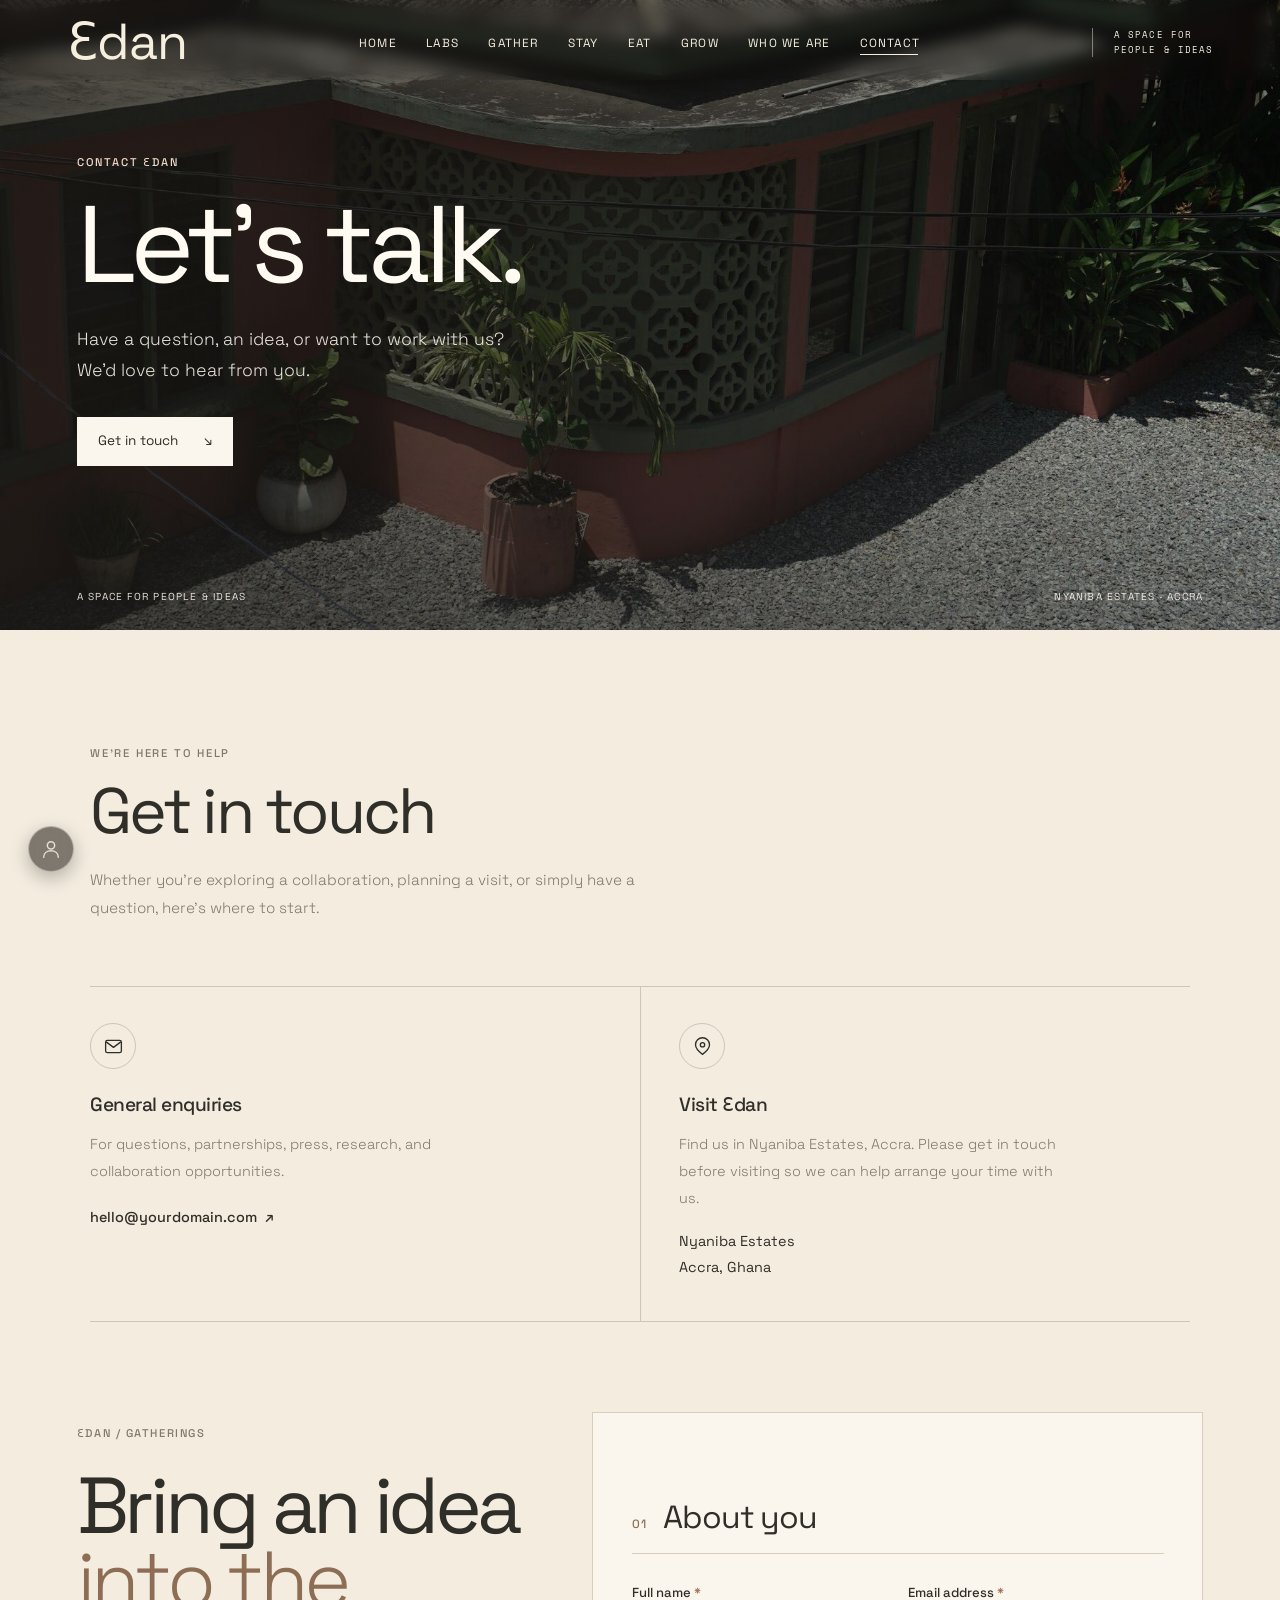
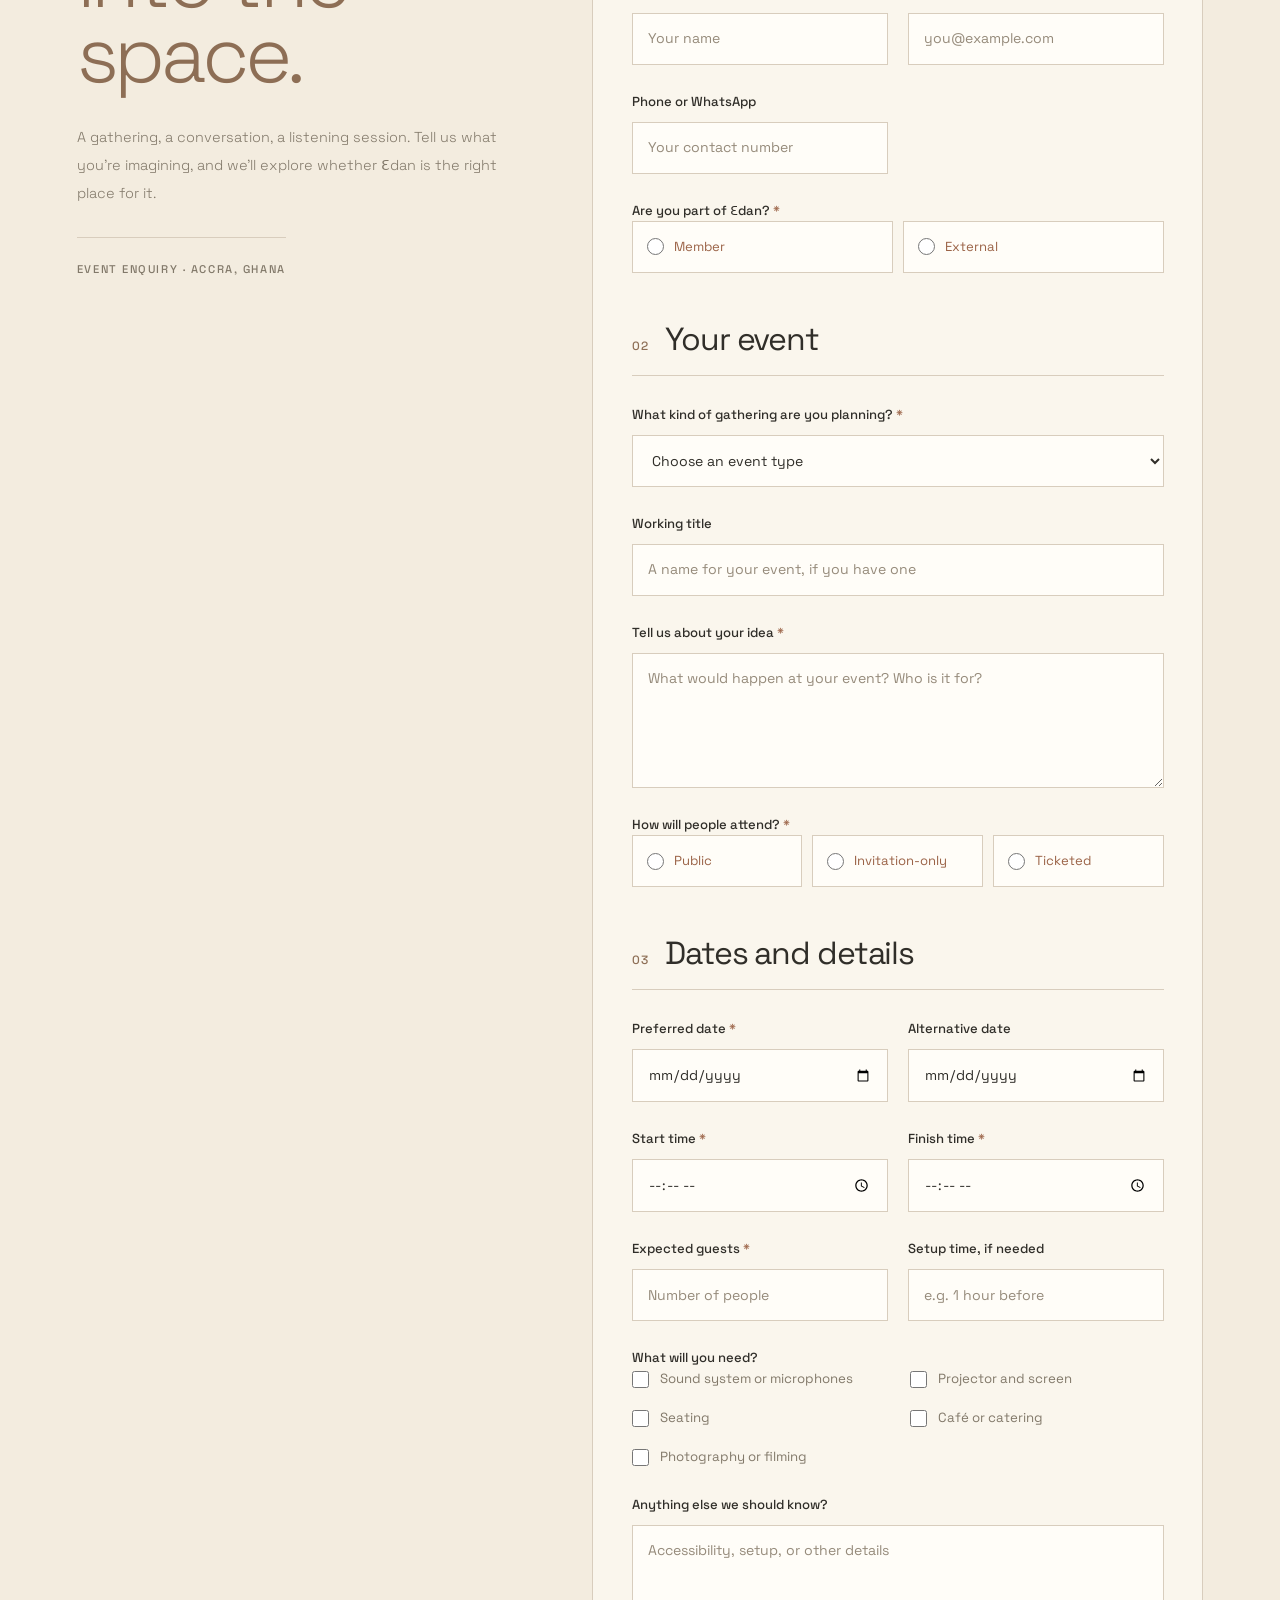
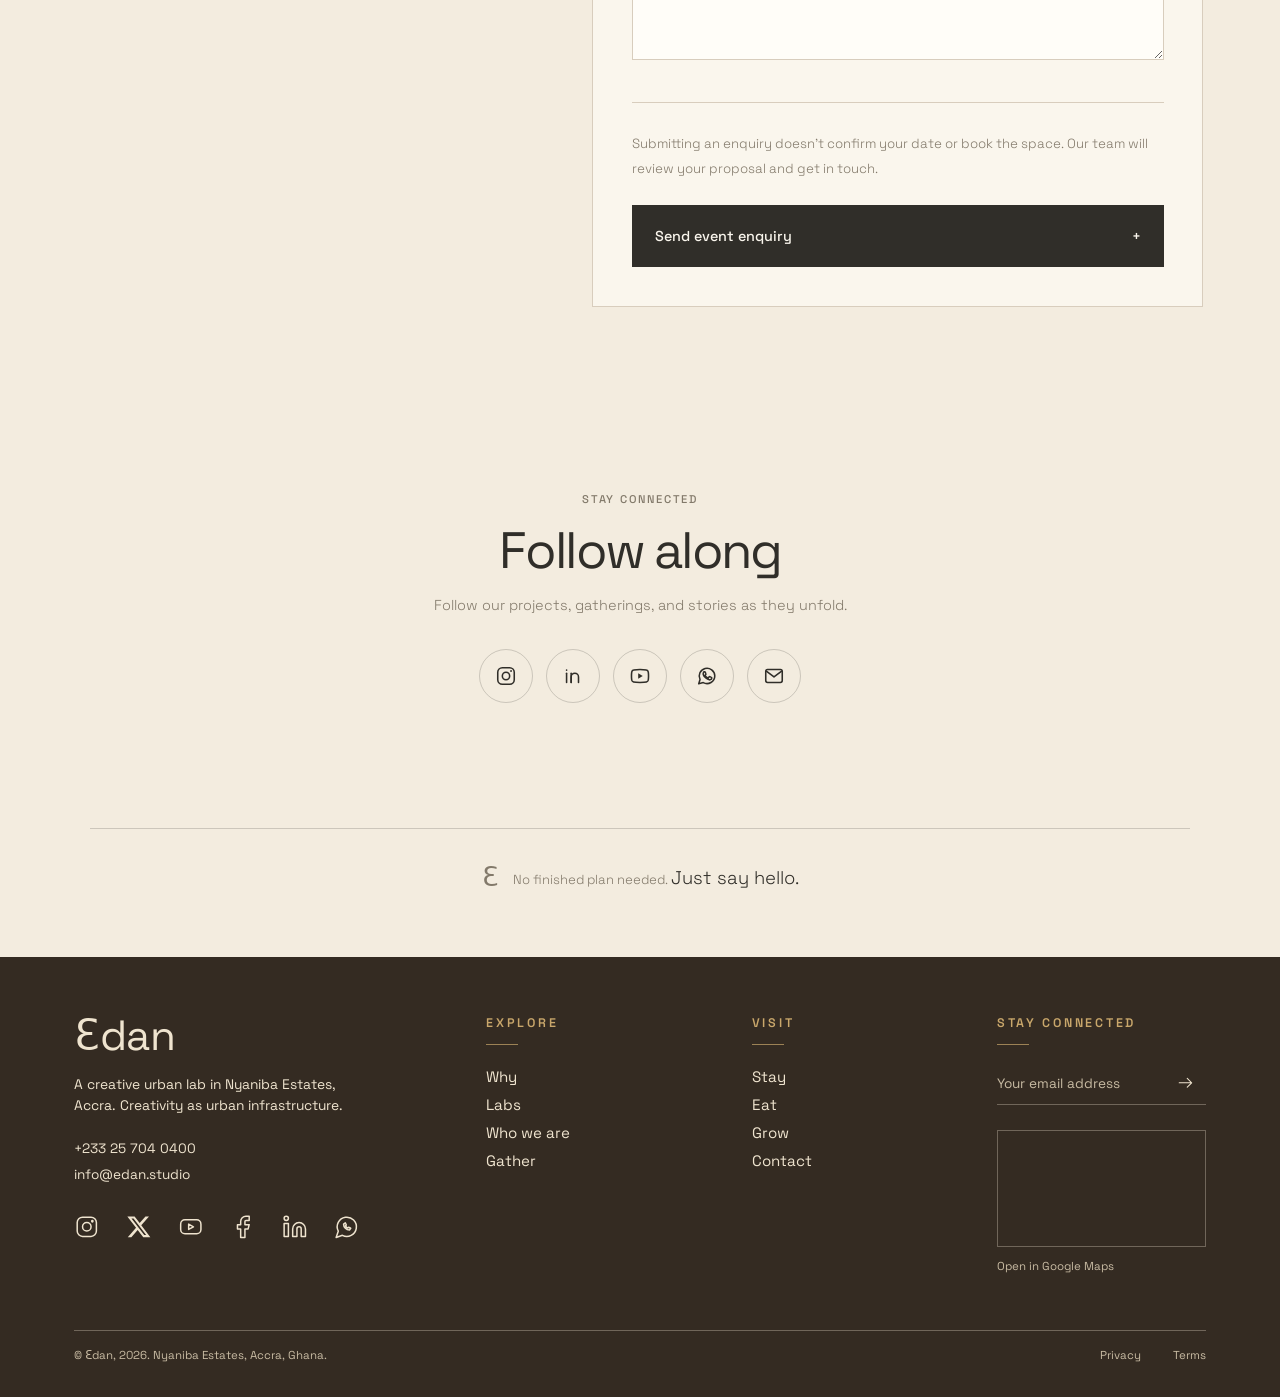
<file: contact/index.html>
<!DOCTYPE html>
<html lang="en">
<head>
  <meta charset="UTF-8">
  <meta name="viewport" content="width=device-width, initial-scale=1.0">
  <title>Contact — Ɛdan</title>
  <meta name="description" content="Get in touch with Ɛdan, a creative urban lab in Nyaniba Estates, Accra.">

  <link rel="stylesheet" href="../css/base.css">
  <link rel="stylesheet" href="../css/tokens.css">
  <link rel="stylesheet" href="../css/pages/contact.css">
  <link rel="stylesheet" href="../css/footer.css">

  <link rel="preconnect" href="https://fonts.googleapis.com">
  <link rel="preconnect" href="https://fonts.gstatic.com" crossorigin>
  <link href="https://fonts.googleapis.com/css2?family=Newsreader:opsz,wght@6..72,300..600&display=swap" rel="stylesheet">
</head>

<body class="page-contact">

  <a class="skip-link" href="#main">Skip to content</a>

  <header class="site-nav" id="siteNav">
    <a href="../" class="nav-logo">
      <span>Ɛdan</span>
    </a>

    <button class="nav-toggle" id="navToggle" aria-label="Open menu" aria-expanded="false" aria-controls="navLinks">
      <span></span><span></span><span></span>
    </button>

    <nav class="nav-links" id="navLinks" aria-label="Main">
      <a href="../">Home</a>
      <a href="../labs/">Labs</a>
      <a href="../gather/">Gather</a>
      <a href="../stay/">Stay</a>
      <a href="../eat/">Eat</a>
      <a href="../grow/">Grow</a>
      <a href="../about/">Who we are</a>
      <a href="../contact/">Contact</a>
    </nav>

    <p class="nav-note" aria-hidden="true">A space for<br>people &amp; ideas</p>
  </header>

  <main id="main">

    <!-- HERO -->
    <section class="contact-hero" aria-labelledby="contact-title">
      <div class="contact-hero__image">
        <img
          src="../images/breeze-block-terracotta.jpg"
          alt="A welcoming corner of Ɛdan's creative space"
          fetchpriority="high"
        >

        <div class="contact-hero__veil"></div>

        <div class="contact-hero__content">
          <p class="contact-eyebrow">CONTACT ƐDAN</p>
          <h1 id="contact-title">Let's talk.</h1>
          <p>
            Have a question, an idea, or want to work with us?
            We'd love to hear from you.
          </p>
          <a class="contact-button contact-button--light" href="#contact-details">
            Get in touch <span aria-hidden="true">↘</span>
          </a>
        </div>

        <div class="contact-hero__caption">
          <span>A SPACE FOR PEOPLE &amp; IDEAS</span>
          <span>NYANIBA ESTATES · ACCRA</span>
        </div>
      </div>
    </section>

    <!-- CONTACT DETAILS -->
    <section class="contact-main" id="contact-details" aria-labelledby="contact-main-title">
      <div class="contact-container">

        <header class="contact-main__heading">
          <p class="contact-eyebrow">WE'RE HERE TO HELP</p>
          <h2 id="contact-main-title">Get in touch</h2>
          <p>
            Whether you're exploring a collaboration, planning a visit,
            or simply have a question, here's where to start.
          </p>
        </header>

        <div class="contact-details">

          <article class="contact-detail">
            <span class="contact-detail__icon" aria-hidden="true">
              <svg viewBox="0 0 24 24">
                <rect x="3" y="5" width="18" height="14" rx="2"></rect>
                <path d="m4 7 8 6 8-6"></path>
              </svg>
            </span>

            <h3>General enquiries</h3>
            <p>
              For questions, partnerships, press, research,
              and collaboration opportunities.
            </p>

            <a class="contact-text-link" href="mailto:hello@yourdomain.com">
              hello@yourdomain.com <span aria-hidden="true">↗</span>
            </a>
          </article>

          <article class="contact-detail">
            <span class="contact-detail__icon" aria-hidden="true">
              <svg viewBox="0 0 24 24">
                <path d="M20 10c0 5-8 11-8 11S4 15 4 10a8 8 0 1 1 16 0Z"></path>
                <circle cx="12" cy="10" r="2.5"></circle>
              </svg>
            </span>

            <h3>Visit Ɛdan</h3>
            <p>
              Find us in Nyaniba Estates, Accra.
              Please get in touch before visiting so we can help arrange your time with us.
            </p>

            <p class="contact-address">
              Nyaniba Estates<br>
              Accra, Ghana
            </p>
          </article>

        </div>

        
        <!-- EVENT ENQUIRY -->
        <section class="event-enquiry" id="event-enquiry" aria-labelledby="event-enquiry-title">
          <div class="event-enquiry__inner">

            <header class="event-enquiry__intro">
              <p class="event-enquiry__eyebrow">ƐDAN / GATHERINGS</p>
              <h2 id="event-enquiry-title">Bring an idea<br><em>into the space.</em></h2>
              <p>
                A gathering, a conversation, a listening session.
                Tell us what you're imagining, and we'll explore whether
                Ɛdan is the right place for it.
              </p>
              <span class="event-enquiry__note">EVENT ENQUIRY · ACCRA, GHANA</span>
            </header>

            <form
              class="event-form"
              id="eventEnquiryForm"
              action="https://formsubmit.co/nhuang934@gmail.com"
              method="POST"
            >
              <input type="hidden" name="_subject" value="New Event Enquiry | Ɛdan">
              <!-- <input type="hidden" name="_cc" value="YOUR_SECOND_EMAIL,YOUR_CC_EMAIL"> -->
              <input type="hidden" name="_template" value="basic">
              <input type="hidden" name="_captcha" value="true">

              <div class="event-form__heading">
                <span>01</span>
                <h3>About you</h3>
              </div>

              <div class="event-form__grid">
                <div class="event-field">
                  <label for="event-name">Full name <span>*</span></label>
                  <input id="event-name" name="Full name" type="text"
                    autocomplete="name" placeholder="Your name" required>
                </div>

                <div class="event-field">
                  <label for="event-email">Email address <span>*</span></label>
                  <input id="event-email" name="Email" type="email"
                    autocomplete="email" placeholder="you@example.com" required>
                </div>

                <div class="event-field">
                  <label for="event-phone">Phone or WhatsApp</label>
                  <input id="event-phone" name="Phone or WhatsApp" type="tel"
                    autocomplete="tel" placeholder="Your contact number">
                </div>

                <fieldset class="event-field event-field--full">
                  <legend>Are you part of Ɛdan? <span>*</span></legend>
                  <div class="event-choice">
                    <label class="event-choice__option">
                      <input type="radio" name="Enquirer type" value="Member" required>
                      <span>Member</span>
                    </label>
                    <label class="event-choice__option">
                      <input type="radio" name="Enquirer type" value="External">
                      <span>External</span>
                    </label>
                  </div>
                </fieldset>

                <div class="event-field event-member-fields" hidden>
                  <label for="event-membership">Membership name or number</label>
                  <input id="event-membership" name="Membership details" type="text"
                    placeholder="Membership details">
                </div>

                <div class="event-field event-external-fields" hidden>
                  <label for="event-organisation">Organisation or collective</label>
                  <input id="event-organisation" name="Organisation or collective" type="text"
                    placeholder="Organisation name">
                </div>
              </div>

              <div class="event-form__heading">
                <span>02</span>
                <h3>Your event</h3>
              </div>

              <div class="event-form__grid">
                <div class="event-field event-field--full">
                  <label for="event-type">What kind of gathering are you planning? <span>*</span></label>
                  <select id="event-type" name="Event type" required>
                    <option value="">Choose an event type</option>
                    <option>Showcase or exhibition</option>
                    <option>Meeting or gathering</option>
                    <option>Listening session</option>
                    <option>Public talk or conversation</option>
                    <option>Launch</option>
                    <option>Workshop</option>
                    <option>Other</option>
                  </select>
                </div>

                <div class="event-field event-field--full">
                  <label for="event-title">Working title</label>
                  <input id="event-title" name="Working title" type="text"
                    placeholder="A name for your event, if you have one">
                </div>

                <div class="event-field event-field--full">
                  <label for="event-description">Tell us about your idea <span>*</span></label>
                  <textarea id="event-description" name="Event description" rows="5"
                    placeholder="What would happen at your event? Who is it for?" required></textarea>
                </div>

                <fieldset class="event-field event-field--full">
                  <legend>How will people attend? <span>*</span></legend>
                  <div class="event-choice event-choice--wrap">
                    <label class="event-choice__option">
                      <input type="radio" name="Attendance format" value="Public" required>
                      <span>Public</span>
                    </label>
                    <label class="event-choice__option">
                      <input type="radio" name="Attendance format" value="Invitation-only">
                      <span>Invitation-only</span>
                    </label>
                    <label class="event-choice__option">
                      <input type="radio" name="Attendance format" value="Ticketed">
                      <span>Ticketed</span>
                    </label>
                  </div>
                </fieldset>
              </div>

              <div class="event-form__heading">
                <span>03</span>
                <h3>Dates and details</h3>
              </div>

              <div class="event-form__grid">
                <div class="event-field">
                  <label for="event-date">Preferred date <span>*</span></label>
                  <input id="event-date" name="Preferred date" type="date" required>
                </div>

                <div class="event-field">
                  <label for="event-alt-date">Alternative date</label>
                  <input id="event-alt-date" name="Alternative date" type="date">
                </div>

                <div class="event-field">
                  <label for="event-start">Start time <span>*</span></label>
                  <input id="event-start" name="Start time" type="time" required>
                </div>

                <div class="event-field">
                  <label for="event-end">Finish time <span>*</span></label>
                  <input id="event-end" name="Finish time" type="time" required>
                </div>

                <div class="event-field">
                  <label for="event-guests">Expected guests <span>*</span></label>
                  <input id="event-guests" name="Expected guests" type="number"
                    min="1" step="1" placeholder="Number of people" required>
                </div>

                <div class="event-field">
                  <label for="event-setup">Setup time, if needed</label>
                  <input id="event-setup" name="Setup time" type="text"
                    placeholder="e.g. 1 hour before">
                </div>

                <fieldset class="event-field event-field--full">
                  <legend>What will you need?</legend>
                  <div class="event-needs">
                    <label><input type="checkbox" name="Requirements" value="Sound system or microphones"> Sound system or microphones</label>
                    <label><input type="checkbox" name="Requirements" value="Projector and screen"> Projector and screen</label>
                    <label><input type="checkbox" name="Requirements" value="Seating"> Seating</label>
                    <label><input type="checkbox" name="Requirements" value="Café or catering"> Café or catering</label>
                    <label><input type="checkbox" name="Requirements" value="Photography or filming"> Photography or filming</label>
                  </div>
                </fieldset>

                <div class="event-field event-field--full">
                  <label for="event-extra">Anything else we should know?</label>
                  <textarea id="event-extra" name="Additional requirements" rows="3"
                    placeholder="Accessibility, setup, or other details"></textarea>
                </div>
              </div>

              <div class="event-form__submit">
                <p>
                  Submitting an enquiry doesn't confirm your date or book the space.
                  Our team will review your proposal and get in touch.
                </p>
                <button type="submit" class="event-submit" id="eventSubmit">
                  <span>Send event enquiry</span>
                  <span aria-hidden="true">+</span>
                </button>
                <p class="event-form__status" id="eventFormStatus" role="status" aria-live="polite"></p>
              </div>

              <div class="event-form__honeypot" aria-hidden="true">
                <label for="event-website">Leave this field empty</label>
                <input id="event-website" type="text" name="_honey" tabindex="-1" autocomplete="off">
              </div>
            </form>
          </div>
        </section>
<!-- END EVENT ENQUIRY -->

        <!-- SOCIAL LINKS -->
        <section class="contact-social" aria-labelledby="contact-social-title">
          <p class="contact-eyebrow">STAY CONNECTED</p>
          <h2 id="contact-social-title">Follow along</h2>
          <p class="contact-social__intro">
            Follow our projects, gatherings, and stories as they unfold.
          </p>

          <div class="contact-social__links">

            <a class="contact-social__link"
               href="https://www.instagram.com/YOUR_USERNAME/"
               target="_blank"
               rel="noopener noreferrer"
               aria-label="Ɛdan on Instagram"
               title="Instagram">
              <svg viewBox="0 0 24 24" aria-hidden="true">
                <rect x="3" y="3" width="18" height="18" rx="5"></rect>
                <circle cx="12" cy="12" r="4"></circle>
                <circle class="icon-fill" cx="17.5" cy="6.5" r="1"></circle>
              </svg>
            </a>

            <a class="contact-social__link"
               href="https://www.linkedin.com/company/YOUR_COMPANY/"
               target="_blank"
               rel="noopener noreferrer"
               aria-label="Ɛdan on LinkedIn"
               title="LinkedIn">
              <svg viewBox="0 0 24 24" aria-hidden="true">
                <path d="M5 9v10"></path>
                <path d="M5 5.5v.1"></path>
                <path d="M10 19v-6a4 4 0 0 1 8 0v6"></path>
                <path d="M10 9v10"></path>
              </svg>
            </a>

            <a class="contact-social__link"
               href="https://www.youtube.com/@YOUR_CHANNEL"
               target="_blank"
               rel="noopener noreferrer"
               aria-label="Ɛdan on YouTube"
               title="YouTube">
              <svg viewBox="0 0 24 24" aria-hidden="true">
                <path d="M21 7.5a2.8 2.8 0 0 0-2-2C17.3 5 12 5 12 5s-5.3 0-7 .5a2.8 2.8 0 0 0-2 2A29 29 0 0 0 2.7 12 29 29 0 0 0 3 16.5a2.8 2.8 0 0 0 2 2c1.7.5 7 .5 7 .5s5.3 0 7-.5a2.8 2.8 0 0 0 2-2 29 29 0 0 0 .3-4.5 29 29 0 0 0-.3-4.5Z"></path>
                <path class="icon-fill" d="m10 9 5 3-5 3Z"></path>
              </svg>
            </a>

            <a class="contact-social__link"
               href="https://wa.me/233XXXXXXXXX"
               target="_blank"
               rel="noopener noreferrer"
               aria-label="Chat with Ɛdan on WhatsApp"
               title="WhatsApp">
              <svg viewBox="0 0 24 24" aria-hidden="true">
                <path d="M20.5 11.7a8.5 8.5 0 0 1-12.6 7.5L3 20.5l1.4-4.7A8.5 8.5 0 1 1 20.5 11.7Z"></path>
                <path d="M8.2 7.8c.2-.4.5-.4.8-.4h.5c.2 0 .4.1.5.4l.8 1.8c.1.2.1.4-.1.6l-.6.7c-.2.2-.2.4 0 .7a7 7 0 0 0 2.8 2.5c.3.1.5.1.6-.1l.9-1.1c.2-.2.4-.3.7-.2l1.7.8c.3.1.4.3.4.5 0 .4-.2 1.2-.7 1.6-.5.5-1.2.7-2 .6-1.1-.2-2.4-.8-3.8-2-1.5-1.3-2.5-2.8-2.8-3.9-.3-1.1.1-1.9.5-2.5Z"></path>
              </svg>
            </a>

            <a class="contact-social__link"
               href="mailto:hello@yourdomain.com"
               aria-label="Email Ɛdan"
               title="Email">
              <svg viewBox="0 0 24 24" aria-hidden="true">
                <rect x="3" y="5" width="18" height="14" rx="2"></rect>
                <path d="m4 7 8 6 8-6"></path>
              </svg>
            </a>

          </div>
        </section>

      </div>
    </section>

    <!-- CLOSING NOTE -->
    <section class="contact-note">
      <div class="contact-note__inner">
        <span class="contact-note__mark" aria-hidden="true">Ɛ</span>
        <p>No finished plan needed. <em>Just say hello.</em></p>
      </div>
    </section>

  </main>

  <div data-include="../partials/nav-footer.html"></div>

  <script src="../js/include.js"></script>
  <script src="../js/main.js"></script>
  <script src="../js/nav.js"></script>
  <script src="../js/contact.js" defer></script>

</body>
</html>
</file>
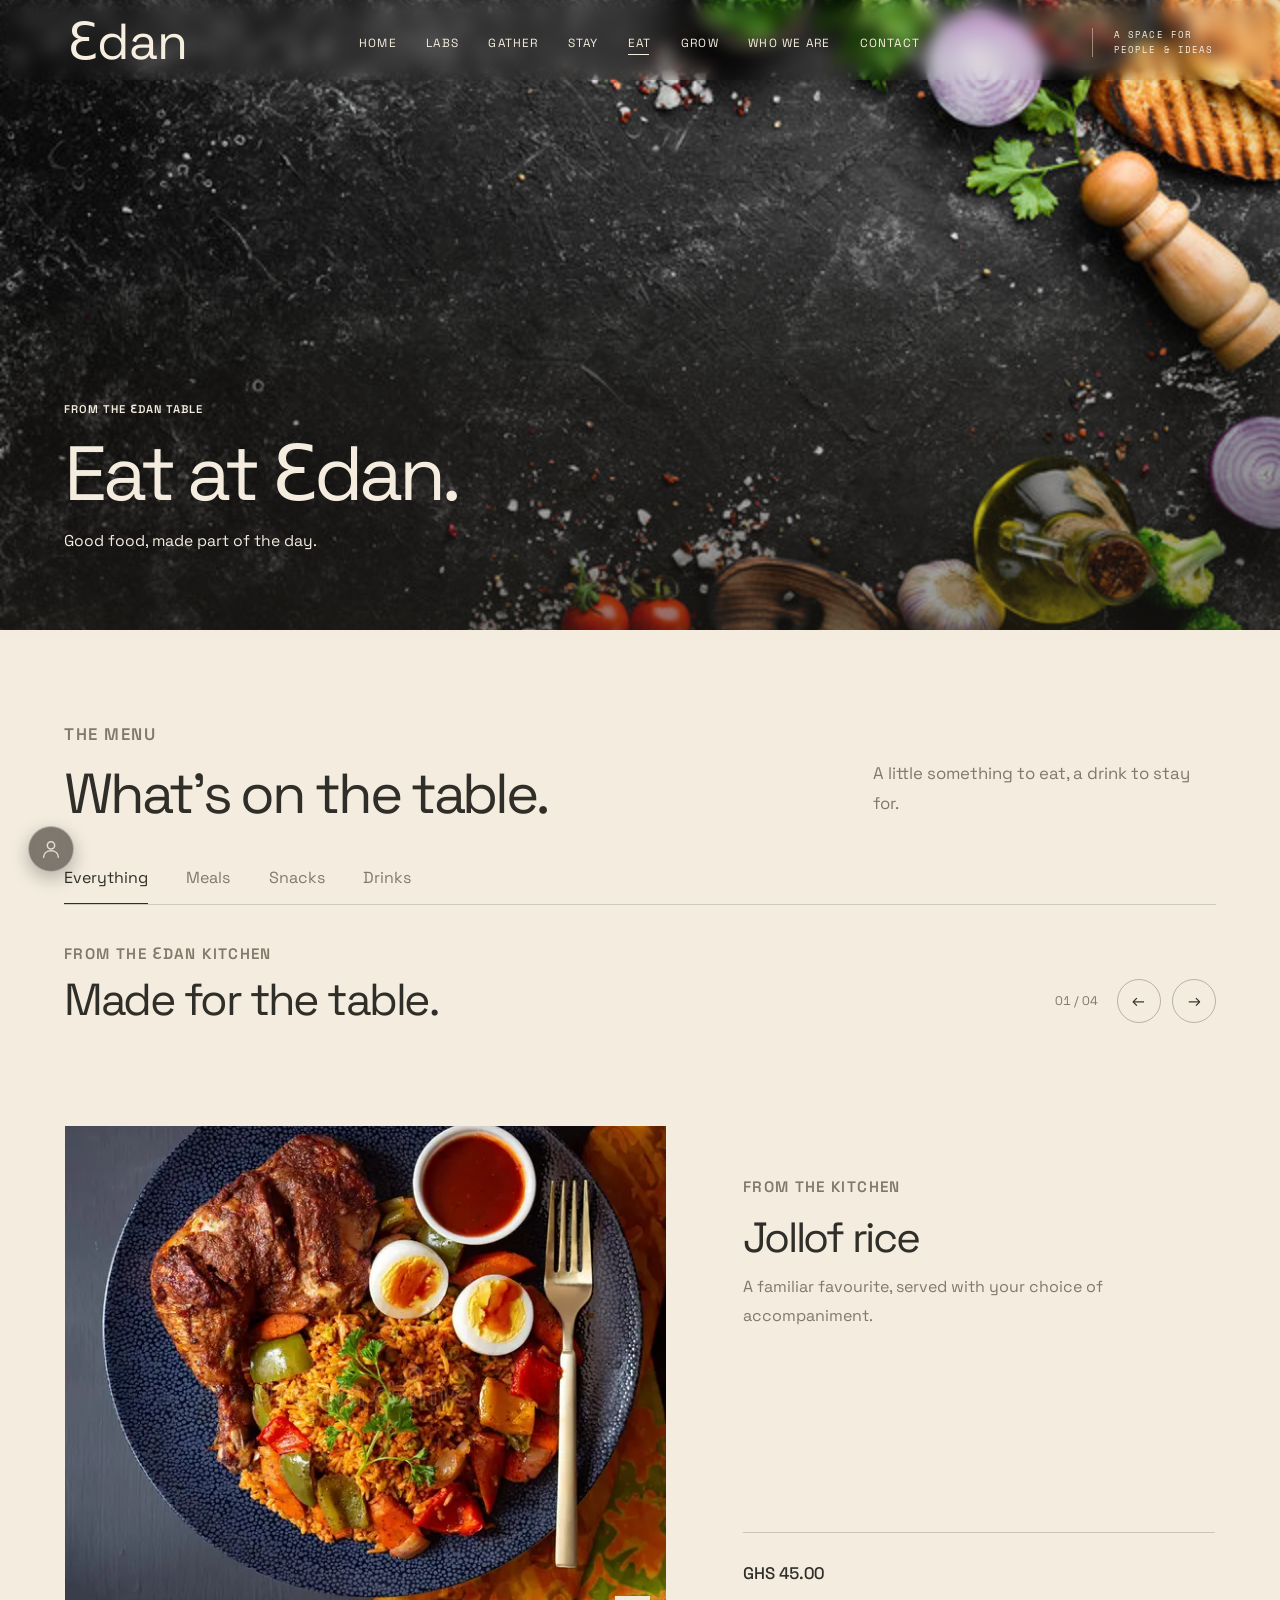
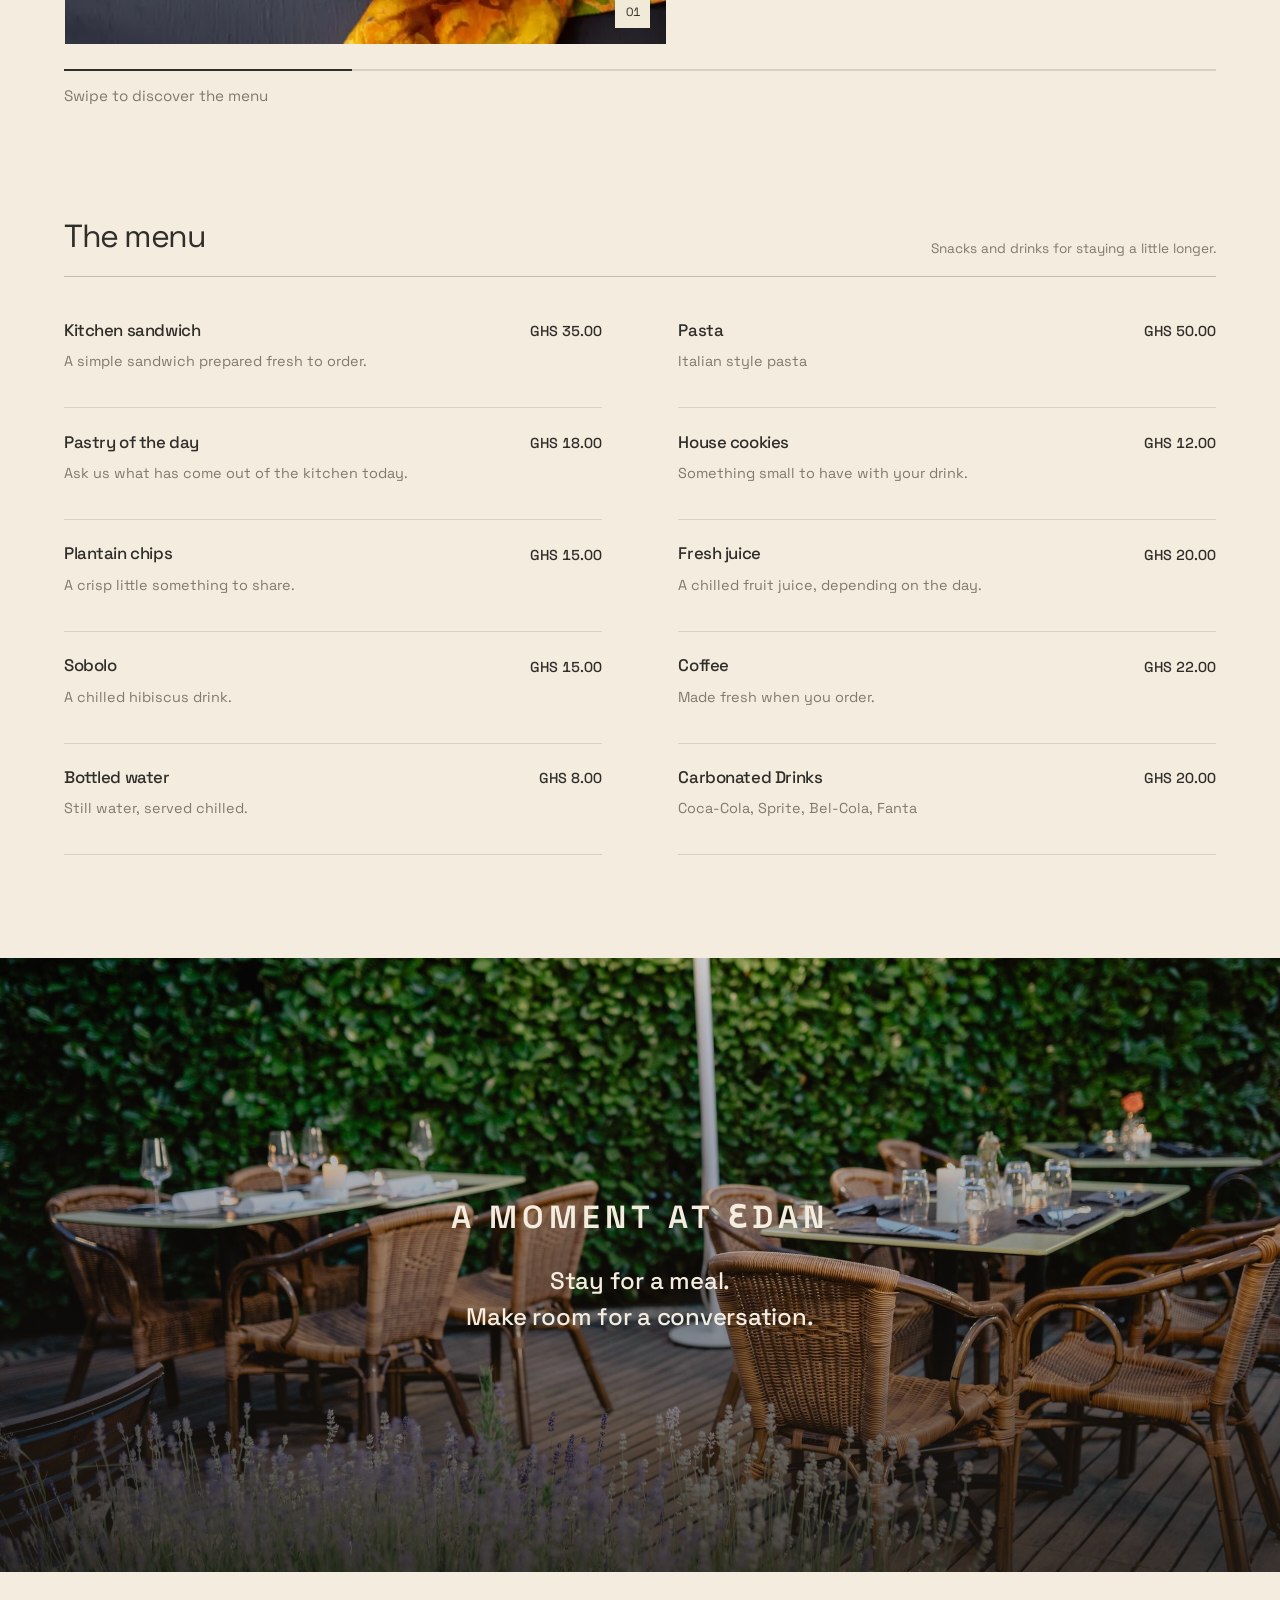
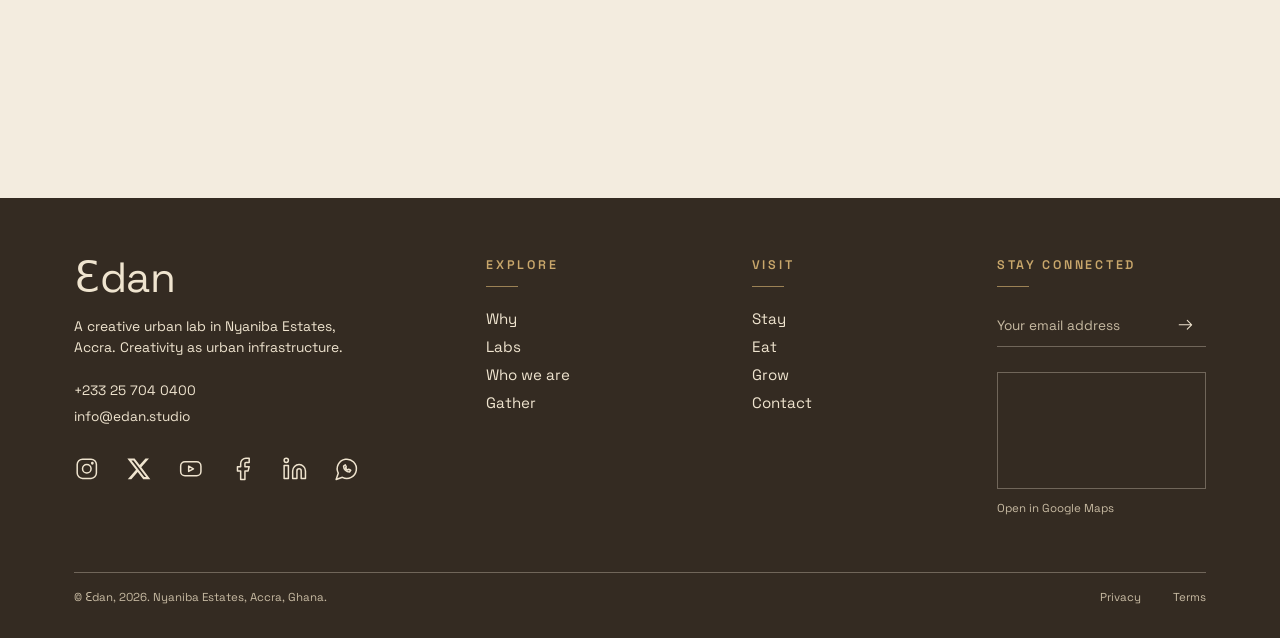
<file: eat/index.html>
<!DOCTYPE html>
<html lang="en">
<head>
<meta charset="UTF-8">
<meta name="viewport" content="width=device-width, initial-scale=1.0">
<title>Eat — Ɛdan</title>
<meta name="description" content="The café at Ɛdan — a place to sit, write, meet and share a meal in Nyaniba Estates, Accra.">
<link rel="stylesheet" href="../css/base.css">
<link rel="stylesheet" href="../css/tokens.css">
<link rel="stylesheet" href="../css/pages/eat.css">
<link rel="stylesheet" href="../css/footer.css">
<link rel="preconnect" href="https://fonts.googleapis.com">
<link rel="preconnect" href="https://fonts.gstatic.com" crossorigin>
<link href="https://fonts.googleapis.com/css2?family=Newsreader:opsz,wght@6..72,300..600&display=swap" rel="stylesheet">
</head>
<body class="page-eat">

<!-- ============ NAV ============ -->
<a class="skip-link" href="#main">Skip to content</a>
<header class="site-nav" id="siteNav">
  <a href="../" class="nav-logo">
    <span>Ɛdan</span>
  </a>
  <button class="nav-toggle" id="navToggle" aria-label="Open menu" aria-expanded="false" aria-controls="navLinks">
    <span></span><span></span><span></span>
  </button>
  <nav class="nav-links" id="navLinks" aria-label="Main">
      <a href="../">Home</a>
      <a href="../labs/">Labs</a>
      <a href="../gather/">Gather</a>
      <a href="../stay/">Stay</a>
      <a href="../eat/">Eat</a>
      <a href="../grow/">Grow</a>
      <a href="../about/">Who we are</a>
      <a href="../contact/">Contact</a>
    </nav>
  <p class="nav-note" aria-hidden="true">A space for<br>people &amp; ideas</p>
</header>

  <main id="main">
    
  <section class="eat" aria-labelledby="eat-title">

    <!-- Hero -->
    <header class="eat__hero">
      <img
        class="eat__hero-image"
        src="../images/eat-hero.jpg"
        alt="The café and garden at Ɛdan"
      >
      <div class="eat__hero-content">
        <p class="eat__eyebrow">FROM THE ƐDAN TABLE</p>
        <h1 id="eat-title">Eat at Ɛdan.</h1>
        <p>Good food, made part of the day.</p>
      </div>
    </header>

    <div class="eat__inner">

      <!-- Menu introduction -->
      <header class="eat__menu-intro">
        <div>
          <p class="eat__eyebrow">THE MENU</p>
          <h2>What's on the table.</h2>
        </div>
        <p class="eat__menu-note">
          A little something to eat, a drink to stay for.
        </p>
      </header>

      <!-- Category filters -->
    <nav class="eat__categories" aria-label="Menu categories">
      <button class="eat__category is-active" data-category="all" aria-pressed="true">Everything</button>
      <button class="eat__category" data-category="meals" aria-pressed="false">Meals</button>
      <button class="eat__category" data-category="snacks" aria-pressed="false">Snacks</button>
      <button class="eat__category" data-category="drinks" aria-pressed="false">Drinks</button>
    </nav>

      <!-- Featured dishes -->
      <div class="eat__featured">

        <article class="eat__feature" data-menu-item="jollof">
          <img src="../images/jollof.webp"
            alt="Jollof rice served with accompaniments"
            loading="lazy">
          <div class="eat__feature-copy">
            <p class="eat__eyebrow">FROM THE KITCHEN</p>
            <h3>Jollof rice</h3>
            <p>A familiar favourite, served with your choice of accompaniment.</p>
            <div class="eat__item-bottom">
              <span class="eat__price" data-price-for="jollof">GHS 45.00</span>
            </div>
          </div>
        </article>

        <article class="eat__feature" data-menu-item="seasonal-bowl">
          <img src="../images/seasonal.jpg"
            alt="A seasonal bowl prepared with fresh ingredients"
            loading="lazy">
          <div class="eat__feature-copy">
            <p class="eat__eyebrow">SOMETHING FRESH</p>
            <h3>Seasonal bowl</h3>
            <p>A simple bowl built around seasonal ingredients.</p>
            <div class="eat__item-bottom">
              <span class="eat__price" data-price-for="seasonal-bowl">GHS 40.00</span>
            </div>
          </div>
        </article>

      </div>

      <!-- Dynamic menu -->
      <section class="eat__menu" aria-label="Available menu items">
        <div class="eat__menu-heading">
          <h2 id="eat-category-title">The menu</h2>
          <p>Made for the moment.</p>
        </div>

        <div class="eat__menu-list" id="eat-menu-list">
          <!-- Items rendered from eat.js -->
        </div>

        <p class="eat__empty" id="eat-empty" hidden>
          Nothing here just yet.
        </p>
      </section>

      <!-- Practical details -->

      <!-- Full-width moment at Edan -->
      <section class="eat__interlude" aria-labelledby="eat-interlude-title">
        <img
          class="eat__interlude-image"
          src="../images/garden-eat.jpg"
          alt="A table in the garden at Ɛdan"
          loading="lazy"
        >

        <div class="eat__interlude-overlay" aria-hidden="true"></div>

        <div class="eat__interlude-copy">
          <p class="eat__eyebrow">A MOMENT AT ƐDAN</p>
          <h2 id="eat-interlude-title">
            Stay for a meal.<br>
            Make room for a conversation.
          </h2>
        </div>
      </section>


    </div>
    
    <!-- Basket drawer -->
    <div class="eat__overlay" id="eat-overlay" hidden></div>

    <aside class="eat__basket" id="eat-basket"
      role="dialog" aria-modal="true"
      aria-labelledby="eat-basket-title" aria-hidden="true" inert>

      <div class="eat__basket-head">
        <div>
          <p class="eat__eyebrow">YOUR SELECTION</p>
          <h2 id="eat-basket-title">Your basket</h2>
        </div>
        <button class="eat__icon-button" id="eat-basket-close"
          type="button" aria-label="Close basket">×</button>
      </div>

      <div class="eat__basket-items" id="eat-basket-items"></div>

      <p class="eat__basket-empty" id="eat-basket-empty">
        Nothing on the table just yet.
      </p>

      <div class="eat__basket-footer">
        <div class="eat__subtotal">
          <span>Subtotal</span>
          <strong id="eat-subtotal">GHS 0.00</strong>
        </div>
        <p class="eat__checkout-note">
          Any applicable fees will be confirmed before payment.
        </p>
        <button class="eat__checkout" id="eat-checkout-open"
          type="button" disabled>Continue to checkout</button>
      </div>
    </aside>

    <!-- Checkout -->
    <div class="eat__checkout-overlay" id="eat-checkout-overlay" hidden>
      <section class="eat__checkout-panel" role="dialog"
        aria-modal="true" aria-labelledby="eat-checkout-title">

        <div class="eat__checkout-head">
          <div>
            <p class="eat__eyebrow">ALMOST READY</p>
            <h2 id="eat-checkout-title">Your order.</h2>
          </div>
          <button class="eat__icon-button" id="eat-checkout-close"
            type="button" aria-label="Close checkout">×</button>
        </div>

        <form id="eat-checkout-form">

          <label class="eat__field">
            Your name
            <input name="customerName" autocomplete="name" required>
          </label>

          <label class="eat__field">
            Phone number
            <input name="phone" type="tel"
              autocomplete="tel" placeholder="e.g. 024 000 0000" required>
          </label>

          <fieldset class="eat__choice">
            <legend>How would you like your order?</legend>
            <label>
              <input type="radio" name="fulfilment"
                value="dine_in" checked>
              Dine in
            </label>
            <label>
              <input type="radio" name="fulfilment"
                value="takeaway">
              Takeaway
            </label>
          </fieldset>

          <label class="eat__field" id="eat-table-field">
            Table number <span>(if known)</span>
            <input name="tableNumber" placeholder="Optional">
          </label>

          <fieldset class="eat__choice">
            <legend>Payment</legend>
            <label>
              <input type="radio" name="paymentMethod"
                value="paystack" checked>
              Pay online
            </label>
            <label>
              <input type="radio" name="paymentMethod"
                value="at_cafe">
              Pay at the café
            </label>
          </fieldset>

          <div class="eat__order-summary">
            <span>Order total</span>
            <strong id="eat-checkout-total">GHS 0.00</strong>
          </div>

          <button class="eat__checkout" id="eat-place-order"
            type="submit">Place order</button>

          <p class="eat__form-message" id="eat-form-message"
            role="status" aria-live="polite"></p>

          <p class="eat__checkout-disclaimer">
            Online payments will be enabled once secure payment processing
            is connected.
          </p>
        </form>
      </section>
    </div>

  </section>

  </main>

<!-- ============ FOOTER ============ -->
<div data-include="../partials/nav-footer.html"></div>
<script src="../js/include.js"></script>

  <script src="../js/main.js"></script>
  <script src="../js/nav.js"></script>
  <script src="../js/eat.js" defer></script>
</body>
</html>
</file>
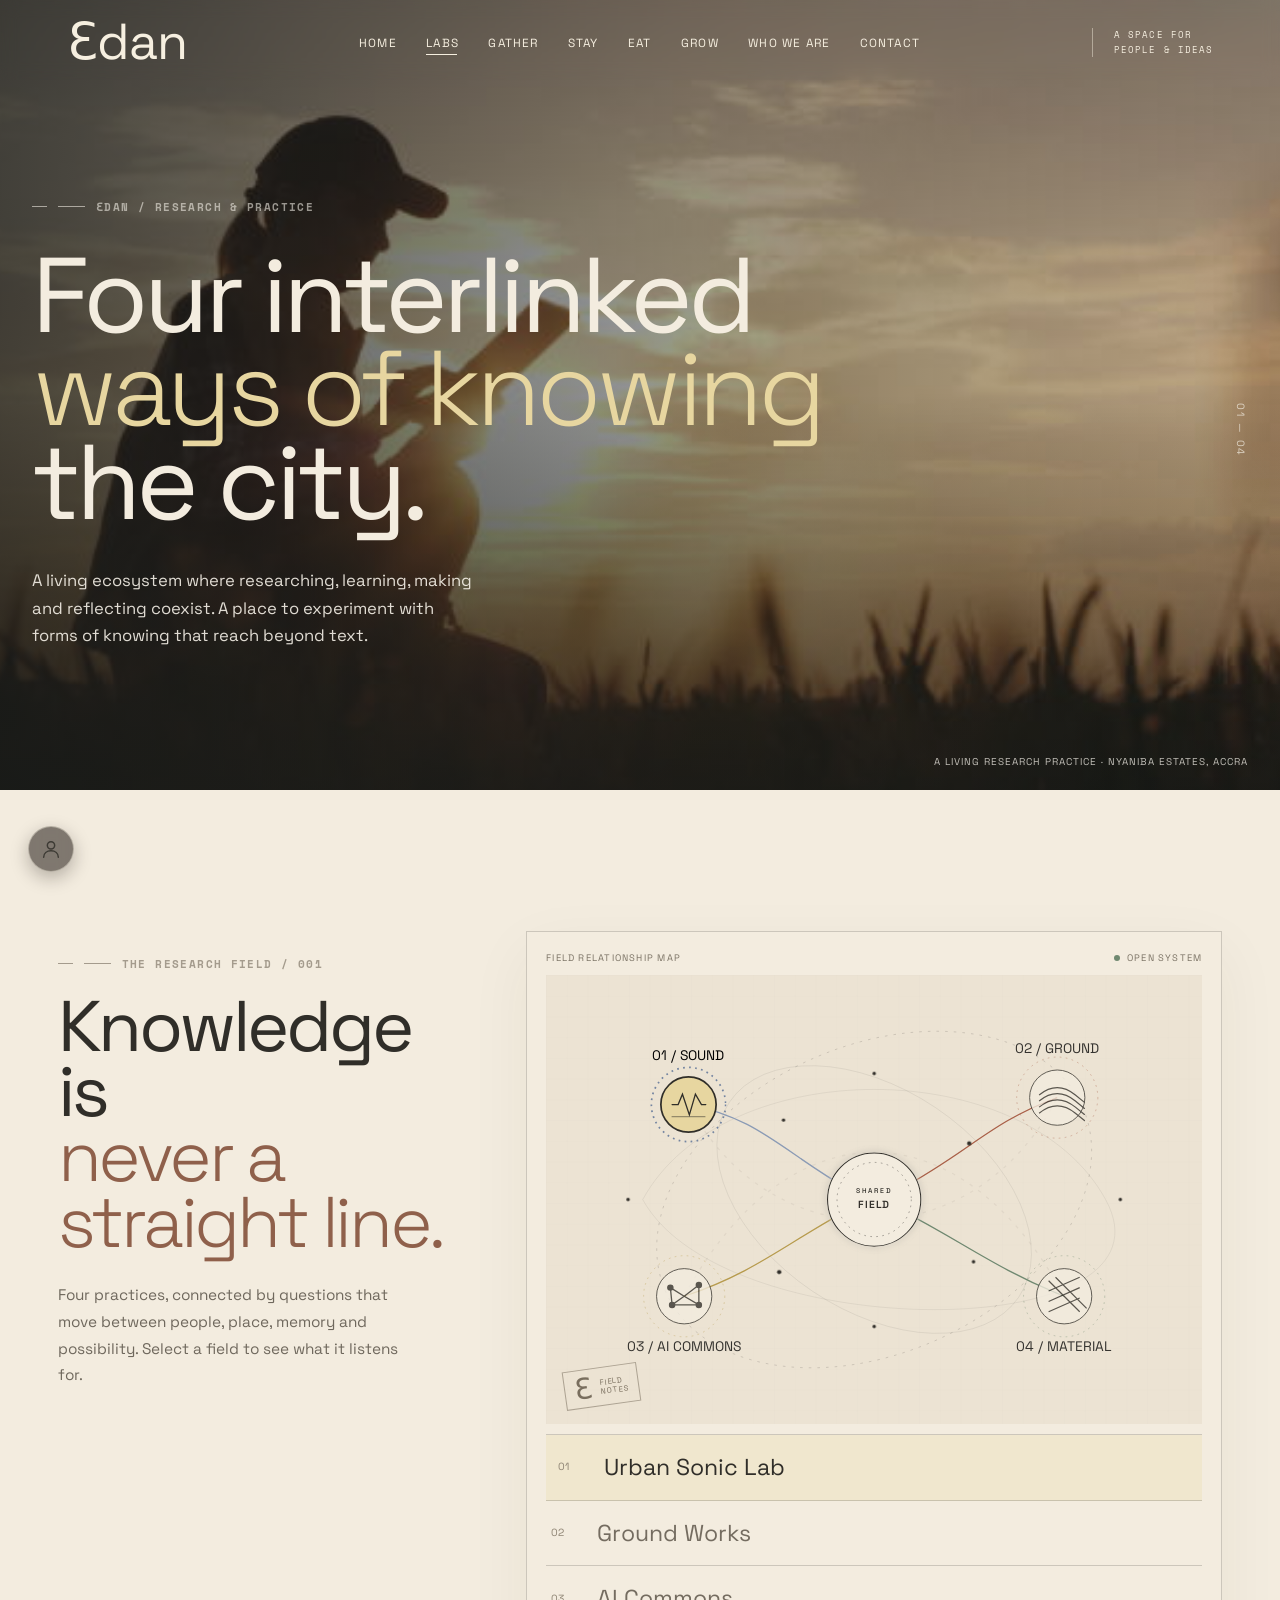
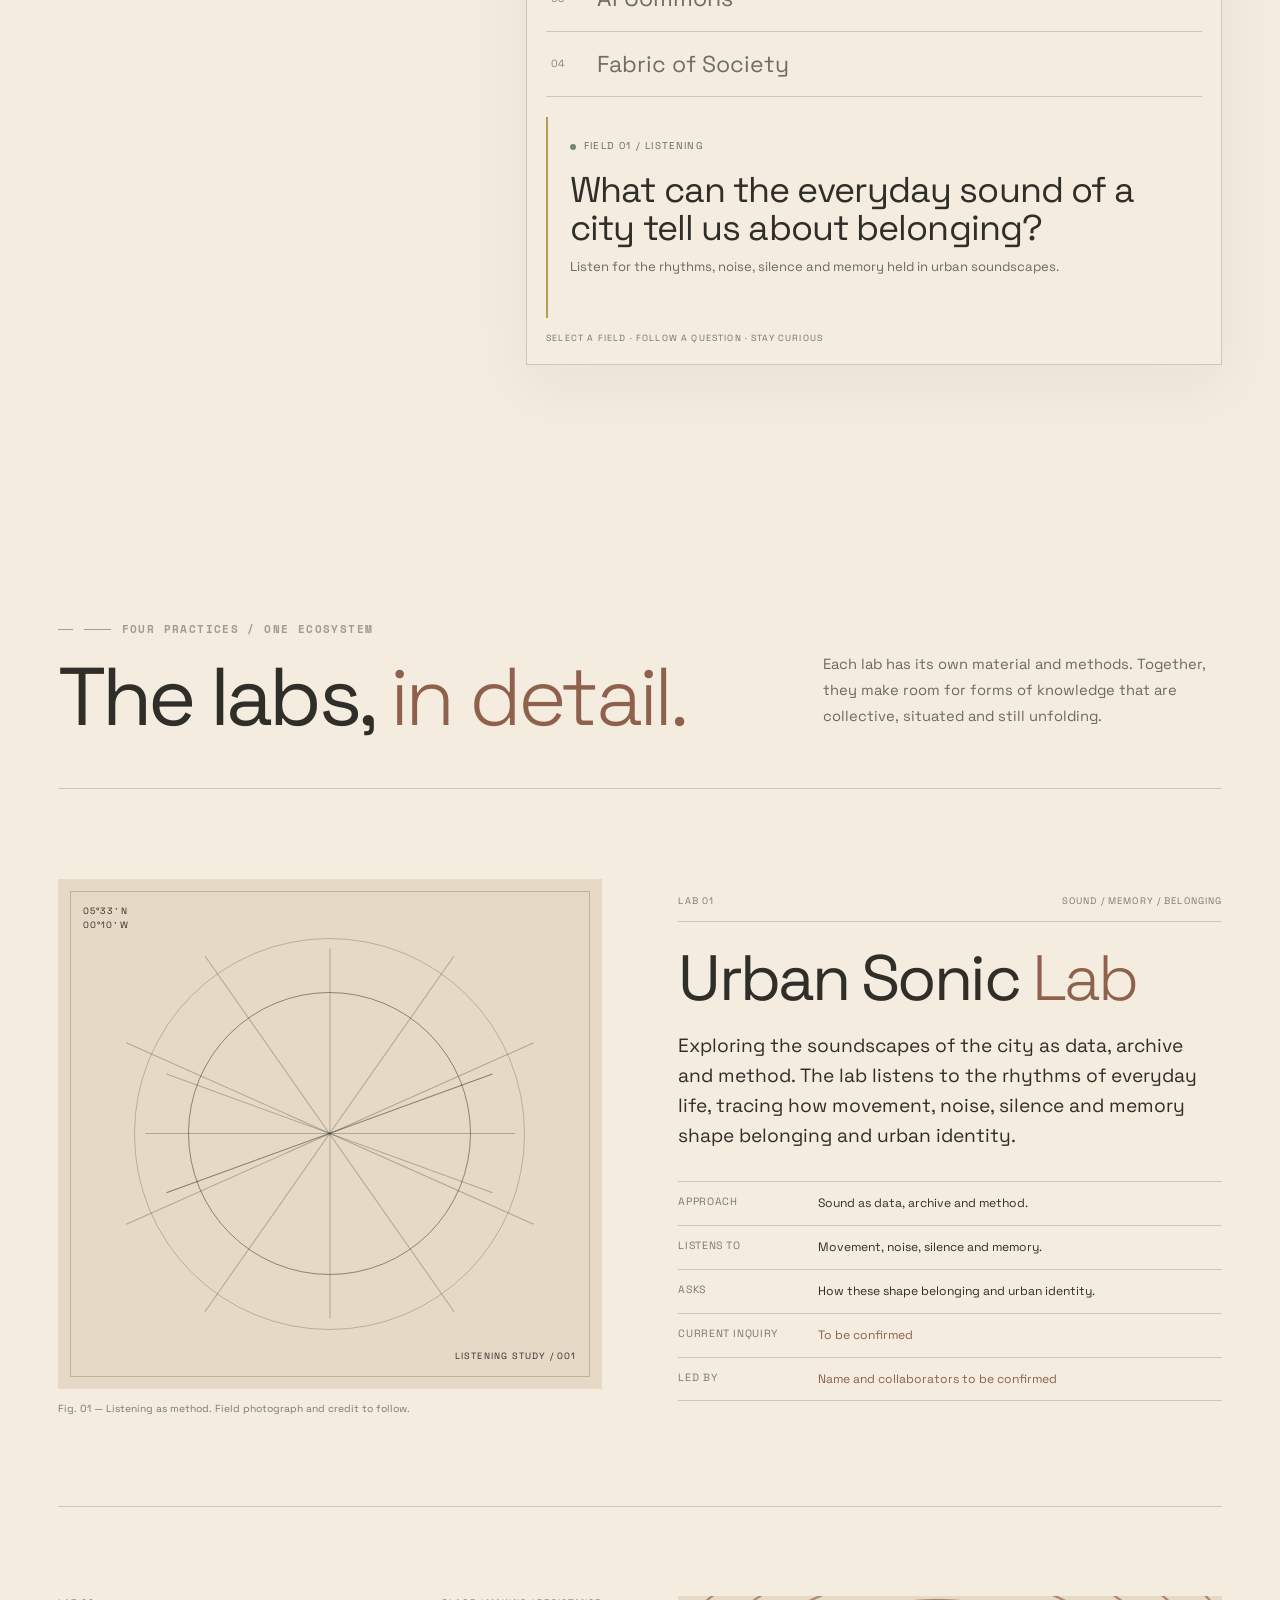
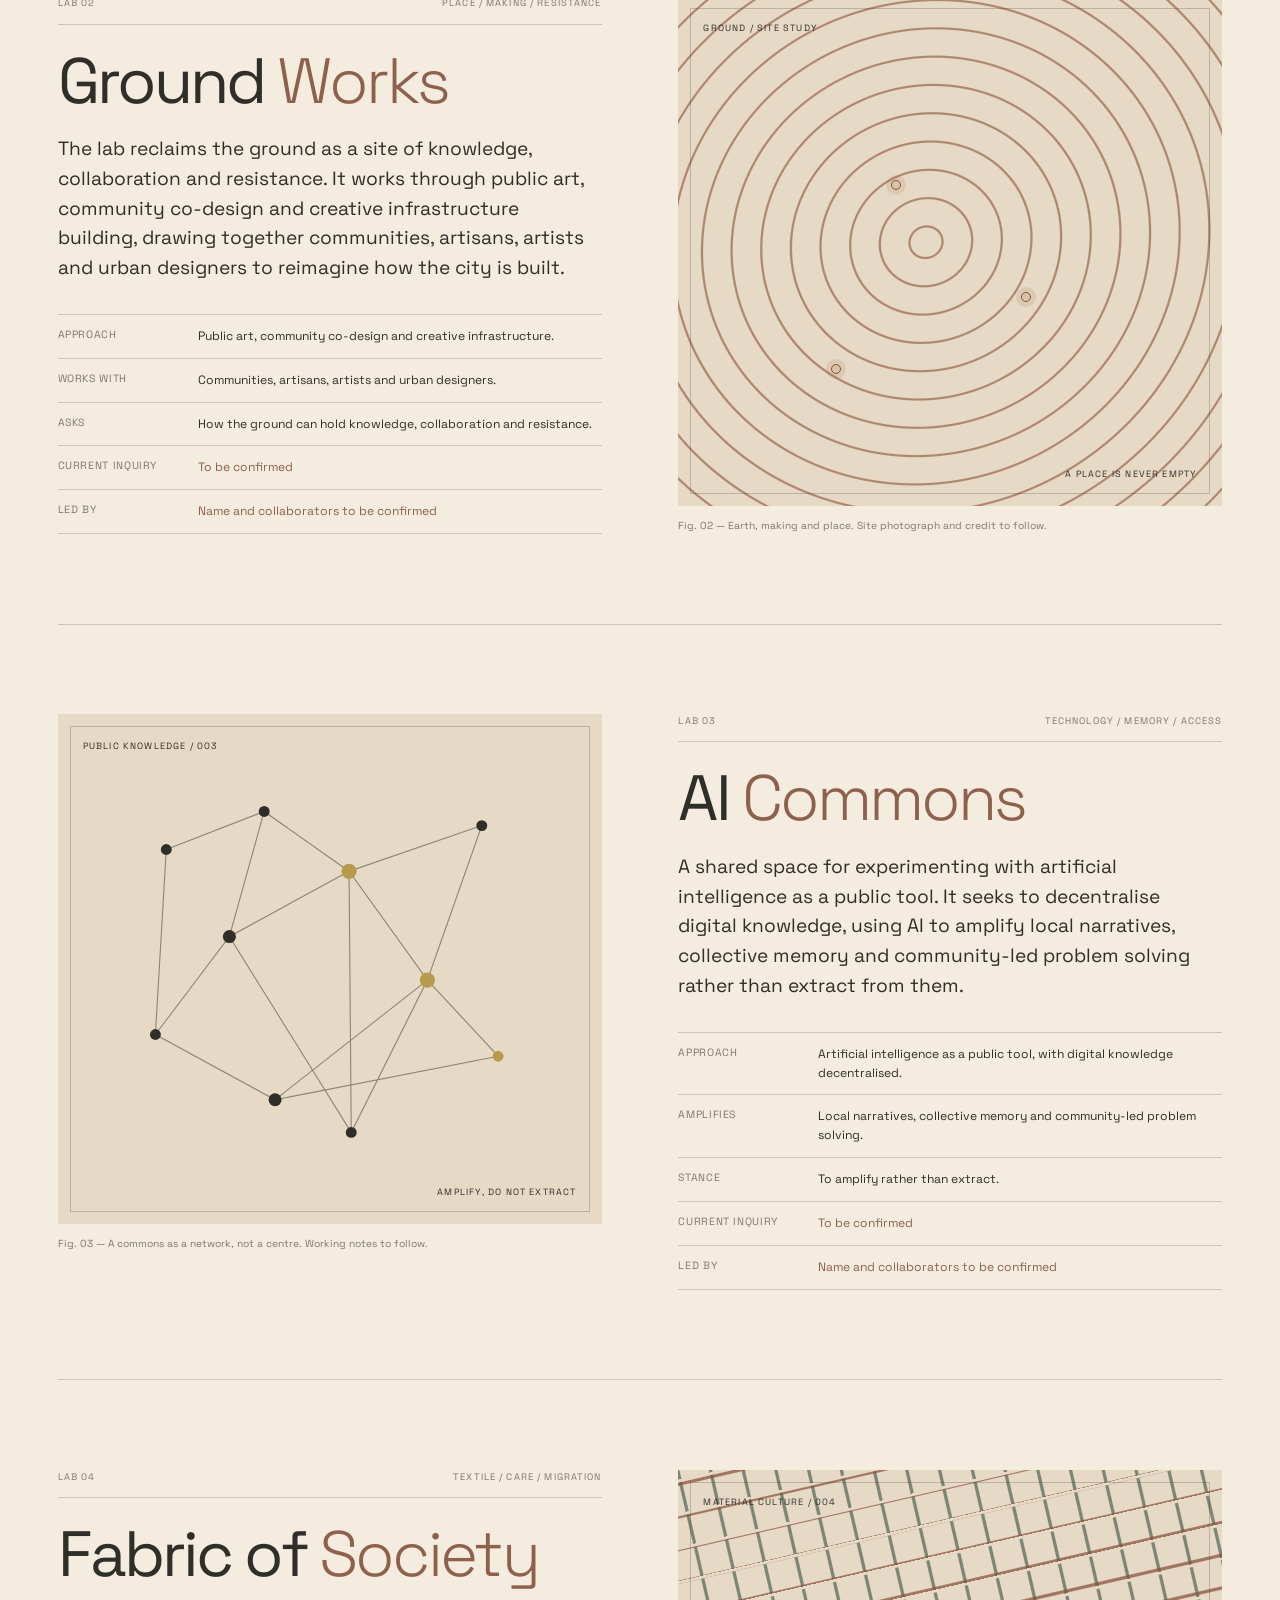
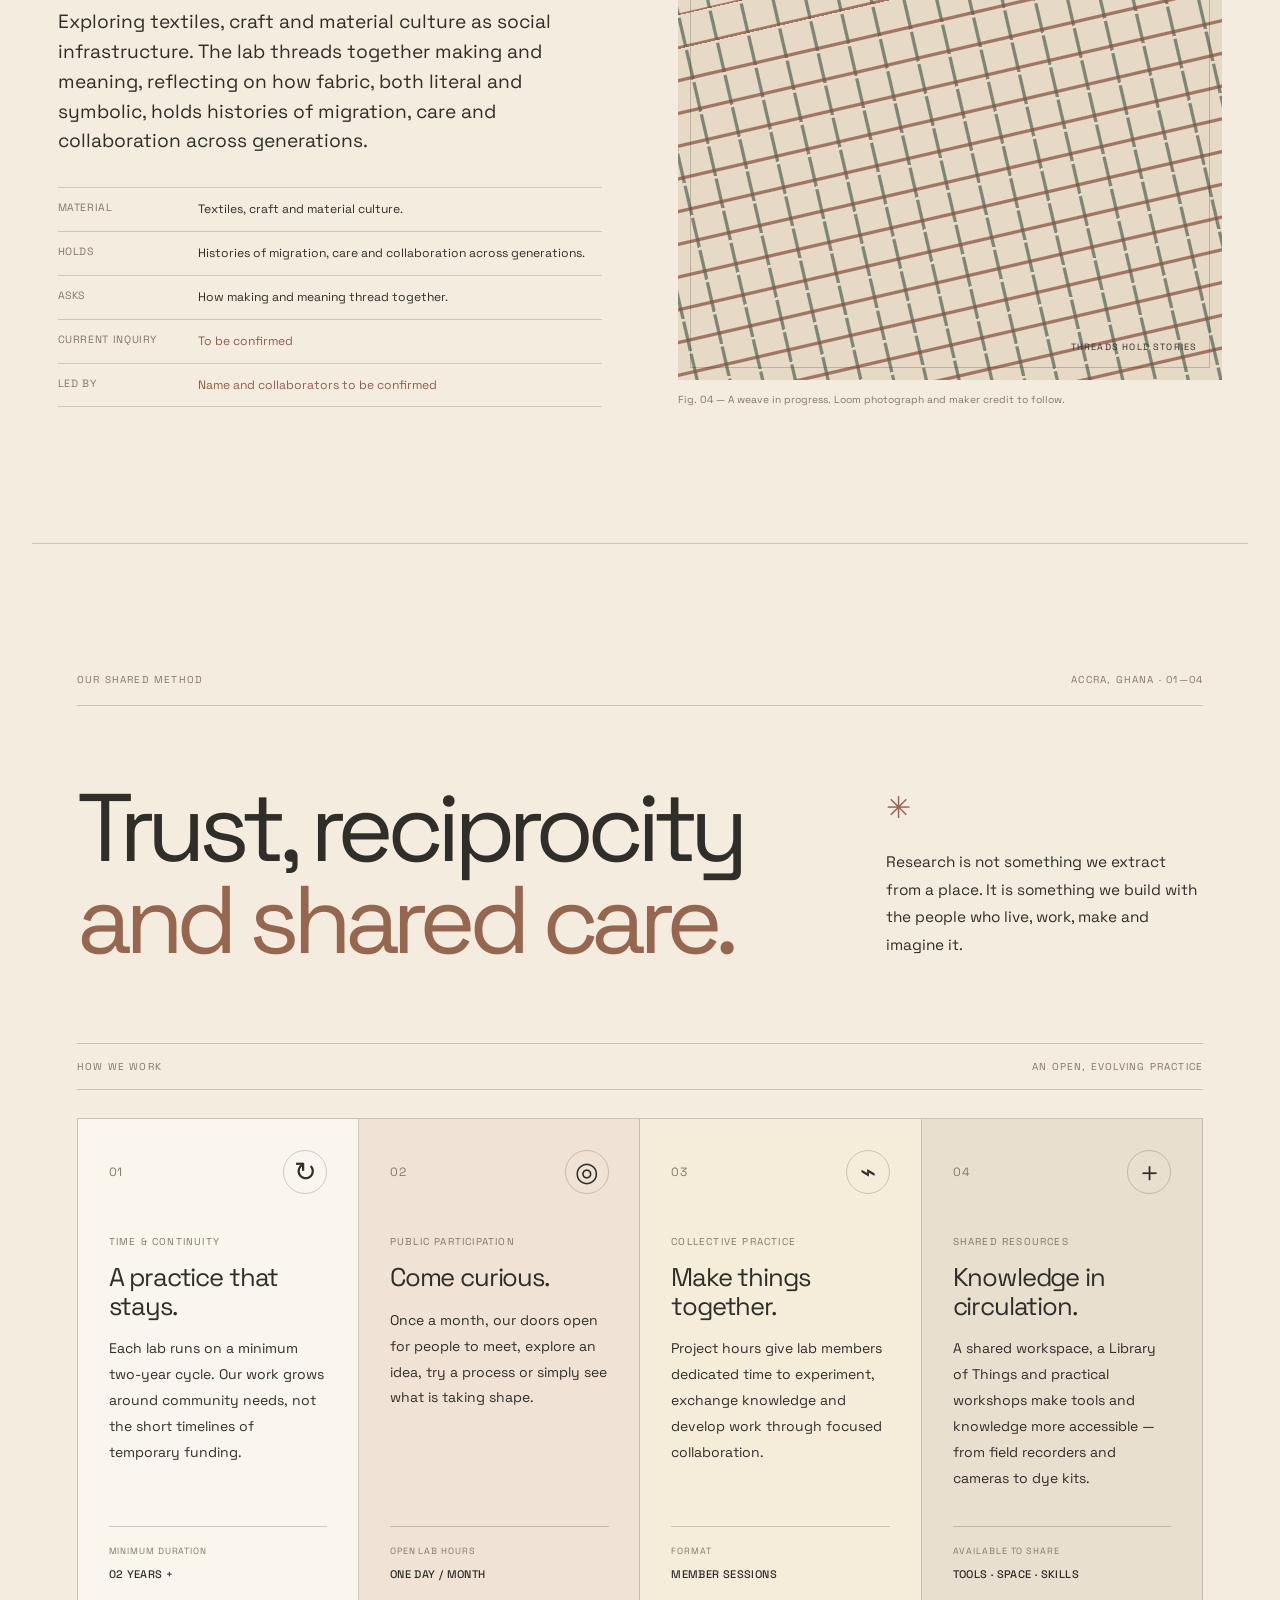
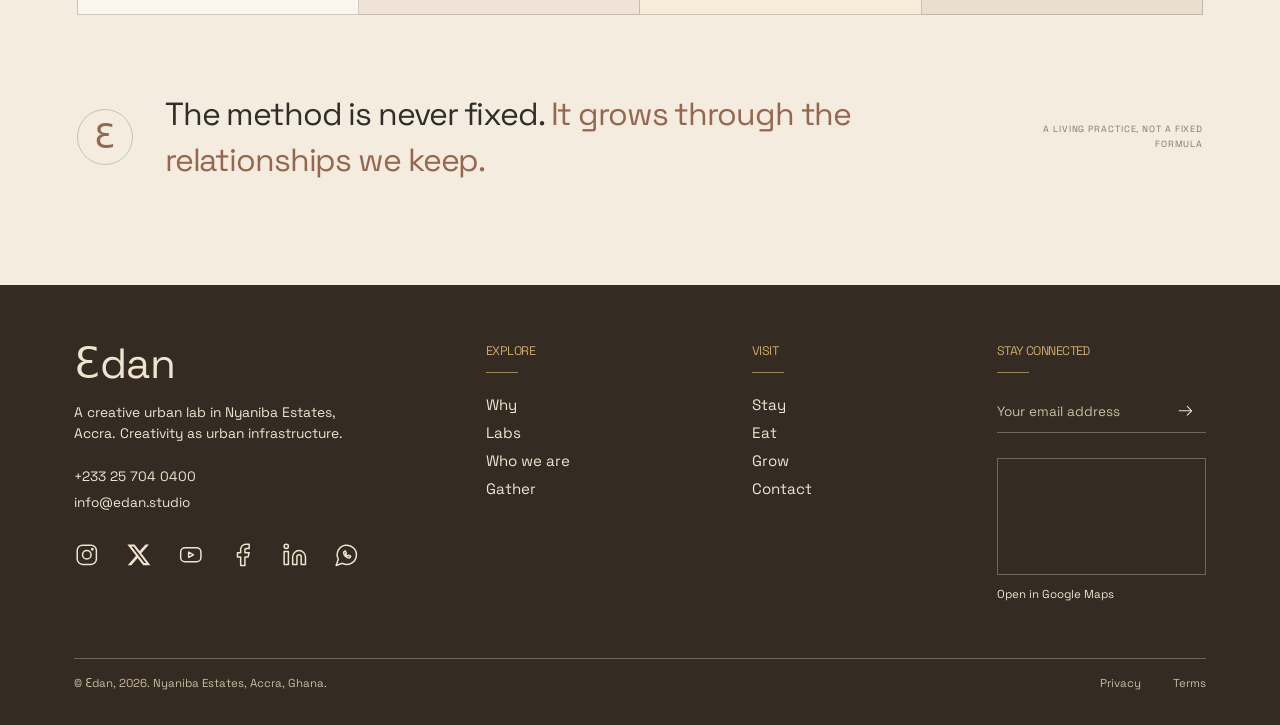
<file: labs/index.html>
<!DOCTYPE html>
<html lang="en">
<head>
  <meta charset="UTF-8">
  <meta name="viewport" content="width=device-width, initial-scale=1.0">
  <title>Our labs | Ɛdan</title>
  <meta name="description" content="Four interlinked labs at Ɛdan: Urban Sonic Lab, Ground Works, AI Commons and Fabric of Society.">
  <link rel="stylesheet" href="../css/base.css">
  <link rel="stylesheet" href="../css/tokens.css">
  <link rel="stylesheet" href="../css/footer.css">
  <link rel="stylesheet" href="../css/pages/labs.css">
  <link rel="preconnect" href="https://fonts.googleapis.com">
  <link rel="preconnect" href="https://fonts.gstatic.com" crossorigin>
  <link href="https://fonts.googleapis.com/css2?family=Newsreader:opsz,wght@6..72,300;400;500;600&family=Space+Grotesk:wght@400;500;600&display=swap" rel="stylesheet">
</head>
<body class="page-labs">
  <a class="skip-link" href="#main">Skip to content</a>

  <header class="site-nav" id="siteNav">
    <a href="../" class="nav-logo"><span>Ɛdan</span></a>
    <button class="nav-toggle" id="navToggle" aria-label="Open menu" aria-expanded="false" aria-controls="navLinks">
      <span></span><span></span><span></span>
    </button>
    <nav class="nav-links" id="navLinks" aria-label="Main">
      <a href="../">Home</a>
      <a href="../labs/">Labs</a>
      <a href="../gather/">Gather</a>
      <a href="../stay/">Stay</a>
      <a href="../eat/">Eat</a>
      <a href="../grow/">Grow</a>
      <a href="../about/">Who we are</a>
      <a href="../contact/">Contact</a>
    </nav>
    <p class="nav-note" aria-hidden="true">A space for<br>people &amp; ideas</p>
  </header>

  <main id="main">
    <!-- IMAGE-LED INTRO -->
    <section class="labs-hero" aria-labelledby="labs-title">
      <div class="labs-hero__image" role="img" aria-label="A working studio filled with research materials, notes and objects">
        <img src="../images/labs-hero.jpg" alt="" fetchpriority="high">
      </div>
      <div class="labs-hero__veil"></div>
      <div class="labs-hero__content">
        <p class="eyebrow eyebrow--light"><span class="eyebrow__line"></span> Ɛdan / Research &amp; practice</p>
        <h1 id="labs-title">Four interlinked<br><em>ways of knowing</em><br>the city.</h1>
        <div class="labs-hero__bottom">
          <p>A living ecosystem where researching, learning, making and reflecting coexist. A place to experiment with forms of knowing that reach beyond text.</p>
        </div>
        <span class="labs-hero__index" aria-hidden="true">01 — 04</span>
      </div>
      <div class="labs-hero__caption">A living research practice · Nyaniba Estates, Accra</div>
    </section>

    <!-- INTERACTIVE RESEARCH FIELD -->
    <section class="fieldwork" id="fieldwork" aria-labelledby="fieldwork-title">
      <div class="fieldwork__intro">
        <p class="eyebrow"><span class="eyebrow__line"></span> The research field / 001</p>
        <h2 id="fieldwork-title">Knowledge is<br><em>never a straight line.</em></h2>
        <p class="fieldwork__intro-copy">Four practices, connected by questions that move between people, place, memory and possibility. Select a field to see what it listens for.</p>
      </div>

      <div class="research-instrument" data-research-instrument>
        <div class="research-instrument__topline">
          <span>FIELD RELATIONSHIP MAP</span>
          <span class="instrument-live"><i></i> OPEN SYSTEM</span>
        </div>
        <div class="research-instrument__canvas">
          <svg class="field-map" viewBox="0 0 760 520" role="img" aria-labelledby="map-title map-desc">
            <title id="map-title">Four connected research fields</title>
            <desc id="map-desc">Sound, ground, artificial intelligence and textile research fields are linked around a shared centre.</desc>
            <defs>
              <pattern id="mapGrid" width="24" height="24" patternUnits="userSpaceOnUse">
                <path d="M24 0H0V24" fill="none" stroke="currentColor" stroke-width=".6" opacity=".16"/>
              </pattern>
              <filter id="softGlow"><feGaussianBlur stdDeviation="4" result="blur"/><feMerge><feMergeNode in="blur"/><feMergeNode in="SourceGraphic"/></feMerge></filter>
            </defs>
            <rect width="760" height="520" fill="url(#mapGrid)"/>
            <g class="map-orbits" fill="none" stroke="currentColor" stroke-width="1">
              <ellipse cx="380" cy="260" rx="264" ry="178" transform="rotate(-24 380 260)" stroke-dasharray="3 7" opacity=".55"/>
              <ellipse cx="380" cy="260" rx="202" ry="128" transform="rotate(34 380 260)" opacity=".25"/>
              <path d="M112 260 C205 90 555 90 648 260 S205 430 112 260Z" opacity=".25"/>
            </g>
            <g class="map-links" fill="none" stroke-width="1.5">
              <path d="M165 150 C245 165 275 205 350 248" stroke="#8b9bb5"/>
              <path d="M592 142 C515 170 490 205 410 248" stroke="#a95f47"/>
              <path d="M160 372 C242 345 282 308 350 272" stroke="#b79b4d"/>
              <path d="M600 372 C520 340 478 306 410 272" stroke="#6f8870"/>
              <path d="M165 150 C260 330 495 330 592 142" stroke="currentColor" opacity=".18" stroke-dasharray="4 8"/>
              <path d="M160 372 C280 150 480 150 600 372" stroke="currentColor" opacity=".18" stroke-dasharray="4 8"/>
            </g>
            <g class="map-centre" filter="url(#softGlow)">
              <circle cx="380" cy="260" r="54" fill="#f3ecdf" stroke="#302e29" stroke-width="1.2"/>
              <circle cx="380" cy="260" r="43" fill="none" stroke="#302e29" stroke-dasharray="2 5" opacity=".45"/>
              <text x="380" y="253" text-anchor="middle" fill="#302e29" class="map-centre__small">SHARED</text>
              <text x="380" y="270" text-anchor="middle" fill="#302e29" class="map-centre__big">FIELD</text>
            </g>
            <g class="map-node map-node--sonic" data-map-node="sonic">
              <circle class="node-halo" cx="165" cy="150" r="47"/>
              <circle class="node-core" cx="165" cy="150" r="32"/>
              <g class="node-symbol" fill="none" stroke="currentColor" stroke-width="1.5" stroke-linecap="round">
                <path d="M146 150h7l5-12 8 24 7-24 7 12h5"/>
                <path d="M146 164h38" opacity=".45"/>
              </g>
              <text x="165" y="98" text-anchor="middle">01 / SOUND</text>
            </g>
            <g class="map-node map-node--ground" data-map-node="ground">
              <circle class="node-halo" cx="592" cy="142" r="47"/>
              <circle class="node-core" cx="592" cy="142" r="32"/>
              <g class="node-symbol" fill="none" stroke="currentColor" stroke-width="1.4">
                <path d="M571 139q21-17 42 0t0 0M571 146q21-17 42 0t0 0M571 153q21-17 42 0t0 0M571 160q21-17 42 0t0 0"/>
              </g>
              <text x="592" y="90" text-anchor="middle">02 / GROUND</text>
            </g>
            <g class="map-node map-node--ai" data-map-node="ai">
              <circle class="node-halo" cx="160" cy="372" r="47"/>
              <circle class="node-core" cx="160" cy="372" r="32"/>
              <g class="node-symbol" fill="none" stroke="currentColor" stroke-width="1.5">
                <path d="M144 362l16 10 17-13M144 362l2 20 14-10 17 10 0-23M146 382l31 0"/>
                <circle cx="144" cy="362" r="3" fill="currentColor"/><circle cx="177" cy="359" r="3" fill="currentColor"/><circle cx="177" cy="382" r="3" fill="currentColor"/><circle cx="146" cy="382" r="3" fill="currentColor"/>
              </g>
              <text x="160" y="435" text-anchor="middle">03 / AI COMMONS</text>
            </g>
            <g class="map-node map-node--fabric" data-map-node="fabric">
              <circle class="node-halo" cx="600" cy="372" r="47"/>
              <circle class="node-core" cx="600" cy="372" r="32"/>
              <g class="node-symbol" fill="none" stroke="currentColor" stroke-width="1.4">
                <path d="M582 354l36 36M590 350l36 36M582 366l36-16M582 378l36-16M582 390l36-16"/>
              </g>
              <text x="600" y="435" text-anchor="middle">04 / MATERIAL</text>
            </g>
            <g class="map-particles" fill="#302e29">
              <circle cx="275" cy="168" r="2"/><circle cx="490" cy="195" r="2.5"/><circle cx="270" cy="344" r="2.5"/><circle cx="495" cy="332" r="2"/>
              <circle cx="380" cy="114" r="2"/><circle cx="380" cy="407" r="2"/><circle cx="95" cy="260" r="2"/><circle cx="665" cy="260" r="2"/>
            </g>
          </svg>
          <div class="instrument-stamp" aria-hidden="true"><span>Ɛ</span><small>FIELD<br>NOTES</small></div>
        </div>

        <div class="fieldwork__controls" role="group" aria-label="Choose a research field">
          <button class="field-tab is-active" type="button" data-field="sonic" aria-pressed="true">
            <span class="field-tab__number">01</span><span class="field-tab__name">Urban Sonic Lab</span>
          </button>
          <button class="field-tab" type="button" data-field="ground" aria-pressed="false">
            <span class="field-tab__number">02</span><span class="field-tab__name">Ground Works</span>
          </button>
          <button class="field-tab" type="button" data-field="ai" aria-pressed="false">
            <span class="field-tab__number">03</span><span class="field-tab__name">AI Commons</span>
          </button>
          <button class="field-tab" type="button" data-field="fabric" aria-pressed="false">
            <span class="field-tab__number">04</span><span class="field-tab__name">Fabric of Society</span>
          </button>
        </div>

        <div class="field-readout" aria-live="polite" aria-atomic="true">
          <div class="field-readout__label"><span class="readout-dot"></span><span id="readout-category">FIELD 01 / LISTENING</span></div>
          <p id="readout-question" class="field-readout__question">What can the everyday sound of a city tell us about belonging?</p>
          <p id="readout-description" class="field-readout__description">Listen for the rhythms, noise, silence and memory held in urban soundscapes.</p>
        </div>
        <p class="instrument-footnote">Select a field · follow a question · stay curious</p>
      </div>
    </section>

    <!-- THE FOUR LAB DOSSIERS -->
    <section class="labs-dossiers" aria-labelledby="dossiers-title">
      <div class="dossiers-heading">
        <div>
          <p class="eyebrow"><span class="eyebrow__line"></span> Four practices / one ecosystem</p>
          <h2 id="dossiers-title">The labs, <em>in detail.</em></h2>
        </div>
        <p>Each lab has its own material and methods. Together, they make room for forms of knowledge that are collective, situated and still unfolding.</p>
      </div>

      <article class="lab-dossier lab-dossier--sonic reveal" id="sonic" data-dossier="sonic">
        <div class="lab-dossier__visual">
          <div class="dossier-figure dossier-figure--sonic" aria-hidden="true">
            <div class="sonic-rings"><i></i><i></i><i></i><i></i><i></i><i></i><i></i><i></i><i></i></div>
            <span class="figure-coordinate">05°33' N<br>00°10' W</span><span class="figure-caption">LISTENING STUDY / 001</span>
          </div>
          <p class="figure-note">Fig. 01 — Listening as method. Field photograph and credit to follow.</p>
        </div>
        <div class="lab-dossier__copy">
          <div class="dossier-meta"><span>LAB 01</span><span>Sound / Memory / Belonging</span></div>
          <h3>Urban Sonic <em>Lab</em></h3>
          <p class="dossier-abstract">Exploring the soundscapes of the city as data, archive and method. The lab listens to the rhythms of everyday life, tracing how movement, noise, silence and memory shape belonging and urban identity.</p>
          <dl class="dossier-facts">
            <div><dt>Approach</dt><dd>Sound as data, archive and method.</dd></div>
            <div><dt>Listens to</dt><dd>Movement, noise, silence and memory.</dd></div>
            <div><dt>Asks</dt><dd>How these shape belonging and urban identity.</dd></div>
            <div><dt>Current inquiry</dt><dd class="tbc">To be confirmed</dd></div>
            <div><dt>Led by</dt><dd class="tbc">Name and collaborators to be confirmed</dd></div>
          </dl>
        </div>
      </article>

      <article class="lab-dossier lab-dossier--ground reveal" id="ground-works" data-dossier="ground">
        <div class="lab-dossier__visual">
          <div class="dossier-figure dossier-figure--ground" aria-hidden="true">
            <div class="ground-contours"></div>
            <span class="ground-marker ground-marker--one"></span><span class="ground-marker ground-marker--two"></span><span class="ground-marker ground-marker--three"></span>
            <span class="figure-coordinate">GROUND / SITE STUDY</span><span class="figure-caption">A PLACE IS NEVER EMPTY</span>
          </div>
          <p class="figure-note">Fig. 02 — Earth, making and place. Site photograph and credit to follow.</p>
        </div>
        <div class="lab-dossier__copy">
          <div class="dossier-meta"><span>LAB 02</span><span>Place / Making / Resistance</span></div>
          <h3>Ground <em>Works</em></h3>
          <p class="dossier-abstract">The lab reclaims the ground as a site of knowledge, collaboration and resistance. It works through public art, community co-design and creative infrastructure building, drawing together communities, artisans, artists and urban designers to reimagine how the city is built.</p>
          <dl class="dossier-facts">
            <div><dt>Approach</dt><dd>Public art, community co-design and creative infrastructure.</dd></div>
            <div><dt>Works with</dt><dd>Communities, artisans, artists and urban designers.</dd></div>
            <div><dt>Asks</dt><dd>How the ground can hold knowledge, collaboration and resistance.</dd></div>
            <div><dt>Current inquiry</dt><dd class="tbc">To be confirmed</dd></div>
            <div><dt>Led by</dt><dd class="tbc">Name and collaborators to be confirmed</dd></div>
          </dl>
        </div>
      </article>

      <article class="lab-dossier lab-dossier--ai reveal" id="ai-commons" data-dossier="ai">
        <div class="lab-dossier__visual">
          <div class="dossier-figure dossier-figure--ai" aria-hidden="true">
            <svg viewBox="0 0 420 380" class="ai-network">
              <g class="ai-network__lines"><path d="M60 80L150 45L228 100L350 58M150 45L118 160L228 100L300 200L365 270M118 160L50 250L160 310L300 200L230 340M50 250L118 160L230 340M160 310L365 270M228 100L230 340M60 80L50 250M350 58L300 200"/></g>
              <g class="ai-network__nodes"><circle cx="60" cy="80" r="5"/><circle cx="150" cy="45" r="5"/><circle cx="228" cy="100" r="7"/><circle cx="350" cy="58" r="5"/><circle cx="118" cy="160" r="6"/><circle cx="300" cy="200" r="7"/><circle cx="50" cy="250" r="5"/><circle cx="160" cy="310" r="6"/><circle cx="365" cy="270" r="5"/><circle cx="230" cy="340" r="5"/></g>
            </svg>
            <span class="figure-coordinate">PUBLIC KNOWLEDGE / 003</span><span class="figure-caption">AMPLIFY, DO NOT EXTRACT</span>
          </div>
          <p class="figure-note">Fig. 03 — A commons as a network, not a centre. Working notes to follow.</p>
        </div>
        <div class="lab-dossier__copy">
          <div class="dossier-meta"><span>LAB 03</span><span>Technology / Memory / Access</span></div>
          <h3>AI <em>Commons</em></h3>
          <p class="dossier-abstract">A shared space for experimenting with artificial intelligence as a public tool. It seeks to decentralise digital knowledge, using AI to amplify local narratives, collective memory and community-led problem solving rather than extract from them.</p>
          <dl class="dossier-facts">
            <div><dt>Approach</dt><dd>Artificial intelligence as a public tool, with digital knowledge decentralised.</dd></div>
            <div><dt>Amplifies</dt><dd>Local narratives, collective memory and community-led problem solving.</dd></div>
            <div><dt>Stance</dt><dd>To amplify rather than extract.</dd></div>
            <div><dt>Current inquiry</dt><dd class="tbc">To be confirmed</dd></div>
            <div><dt>Led by</dt><dd class="tbc">Name and collaborators to be confirmed</dd></div>
          </dl>
        </div>
      </article>

      <article class="lab-dossier lab-dossier--fabric reveal" id="fabric" data-dossier="fabric">
        <div class="lab-dossier__visual">
          <div class="dossier-figure dossier-figure--fabric" aria-hidden="true">
            <div class="fabric-weave"></div>
            <span class="figure-coordinate">MATERIAL CULTURE / 004</span><span class="figure-caption">THREADS HOLD STORIES</span>
          </div>
          <p class="figure-note">Fig. 04 — A weave in progress. Loom photograph and maker credit to follow.</p>
        </div>
        <div class="lab-dossier__copy">
          <div class="dossier-meta"><span>LAB 04</span><span>Textile / Care / Migration</span></div>
          <h3>Fabric of <em>Society</em></h3>
          <p class="dossier-abstract">Exploring textiles, craft and material culture as social infrastructure. The lab threads together making and meaning, reflecting on how fabric, both literal and symbolic, holds histories of migration, care and collaboration across generations.</p>
          <dl class="dossier-facts">
            <div><dt>Material</dt><dd>Textiles, craft and material culture.</dd></div>
            <div><dt>Holds</dt><dd>Histories of migration, care and collaboration across generations.</dd></div>
            <div><dt>Asks</dt><dd>How making and meaning thread together.</dd></div>
            <div><dt>Current inquiry</dt><dd class="tbc">To be confirmed</dd></div>
            <div><dt>Led by</dt><dd class="tbc">Name and collaborators to be confirmed</dd></div>
          </dl>
        </div>
      </article>
    </section>

    <!-- SHARED METHOD -->
    <section class="labs-method" id="shared-method">
      <div class="method__inner">

        <header class="method__header">
          <div class="method__eyebrow">
            <span>OUR SHARED METHOD</span>
            <span>ACCRA, GHANA · 01—04</span>
          </div>

          <div class="method__heading">
            <h2>
              Trust, reciprocity<br />
              <em>and shared care.</em>
            </h2>

            <div class="method__intro">
              <span class="method__asterisk" aria-hidden="true">✳</span>
              <p>
                Research is not something we extract from a place.
                It is something we build with the people who live,
                work, make and imagine it.
              </p>
            </div>
          </div>

          <div class="method__rule">
            <span>HOW WE WORK</span>
            <span>AN OPEN, EVOLVING PRACTICE</span>
          </div>
        </header>

        <div class="method__grid">

          <article class="method-card method-card--cycle">
            <div class="method-card__top">
              <span class="method-card__number">01</span>
              <span class="method-card__symbol" aria-hidden="true">↻</span>
            </div>
            <p class="method-card__label">TIME & CONTINUITY</p>
            <h3>A practice that stays.</h3>
            <p class="method-card__description">
              Each lab runs on a minimum two-year cycle. Our work
              grows around community needs, not the short timelines
              of temporary funding.
            </p>
            <div class="method-card__foot">
              <span>MINIMUM DURATION</span>
              <strong>02 YEARS +</strong>
            </div>
          </article>

          <article class="method-card method-card--open">
            <div class="method-card__top">
              <span class="method-card__number">02</span>
              <span class="method-card__symbol" aria-hidden="true">◎</span>
            </div>
            <p class="method-card__label">PUBLIC PARTICIPATION</p>
            <h3>Come curious.</h3>
            <p class="method-card__description">
              Once a month, our doors open for people to meet,
              explore an idea, try a process or simply see what
              is taking shape.
            </p>
            <div class="method-card__foot">
              <span>OPEN LAB HOURS</span>
              <strong>ONE DAY / MONTH</strong>
            </div>
          </article>

          <article class="method-card method-card--projects">
            <div class="method-card__top">
              <span class="method-card__number">03</span>
              <span class="method-card__symbol" aria-hidden="true">⌁</span>
            </div>
            <p class="method-card__label">COLLECTIVE PRACTICE</p>
            <h3>Make things together.</h3>
            <p class="method-card__description">
              Project hours give lab members dedicated time to
              experiment, exchange knowledge and develop work
              through focused collaboration.
            </p>
            <div class="method-card__foot">
              <span>FORMAT</span>
              <strong>MEMBER SESSIONS</strong>
            </div>
          </article>

          <article class="method-card method-card--resources">
            <div class="method-card__top">
              <span class="method-card__number">04</span>
              <span class="method-card__symbol" aria-hidden="true">＋</span>
            </div>
            <p class="method-card__label">SHARED RESOURCES</p>
            <h3>Knowledge in circulation.</h3>
            <p class="method-card__description">
              A shared workspace, a Library of Things and practical
              workshops make tools and knowledge more accessible —
              from field recorders and cameras to dye kits.
            </p>
            <div class="method-card__foot">
              <span>AVAILABLE TO SHARE</span>
              <strong>TOOLS · SPACE · SKILLS</strong>
            </div>
          </article>

        </div>

        <footer class="method__closing">
          <span class="method__closing-mark" aria-hidden="true">Ɛ</span>
          <p>
            The method is never fixed.
            <em>It grows through the relationships we keep.</em>
          </p>
          <span class="method__closing-note">A LIVING PRACTICE, NOT A FIXED FORMULA</span>
        </footer>

      </div>
    </section>

  </main>

<!-- ============ FOOTER ============ -->
<div data-include="../partials/nav-footer.html"></div>
<script src="../js/include.js"></script>

  <script src="../js/main.js"></script>
  <script src="../js/nav.js"></script>
  <script src="../js/labs.js"></script>
</body>
</html>
</file>
<file: css/base.css>
/* ============================================
   Ɛdan — shared design foundation
   ============================================ */

@import url('https://fonts.googleapis.com/css2?family=Space+Grotesk:wght@300;400;500;600;700&family=Space+Mono:ital,wght@0,400;0,700;1,400&display=swap');

:root {
  --cotton: #F2EAD9;
  --cream: #FAF5E9;
  --terracotta: #D9A97D;
  --terracotta-deep: #C68F63;
  --clay: #9C4B34;
  --indigo: #57647E;
  --indigo-deep: #414C63;
  --mustard: #E4C567;
  --ink: #322D26;
  --ink-soft: #55503F;

  --font-display: 'Space Grotesk', sans-serif;
  --font-mono: 'Space Mono', monospace;

  --container: 1400px;
  --container-wide: 1680px;
  --gutter: clamp(1.25rem, 4vw, 3rem);

  --ease: cubic-bezier(.16, .84, .44, 1);

  --nav-paper: var(--paper, var(--cotton));
  --nav-ink: #1f1913;
  --nav-rule: rgba(92, 70, 48, .38);
  --nav-margin: clamp(1.25rem, 5.2vw, 5rem);
  --nav-serif: "Newsreader", "Iowan Old Style", Georgia, "Times New Roman", serif;
}

*, *::before, *::after {
  box-sizing: border-box;
}

html {
  scroll-behavior: smooth;
}

@media (prefers-reduced-motion: reduce) {
  html {
    scroll-behavior: auto;
  }

  *,
  *::before,
  *::after {
    animation-duration: 0.001ms !important;
    animation-iteration-count: 1 !important;
    transition-duration: 0.001ms !important;
    scroll-behavior: auto !important;
  }
}

body {
  margin: 0;
  background: var(--cotton);
  color: var(--ink);
  font-family: var(--font-display);
  font-weight: 400;
  line-height: 1.5;
  -webkit-font-smoothing: antialiased;
  overflow-x: hidden;
}

img,
video {
  max-width: 100%;
  display: block;
}

a {
  color: inherit;
  text-decoration: none;
}

h1, h2, h3, h4 {
  font-family: var(--font-display);
  font-weight: 500;
  margin: 0;
  letter-spacing: -0.01em;
}

p {
  margin: 0;
}

section {
  position: relative;
}

.eyebrow {
  font-family: var(--font-mono);
  font-size: 0.84rem;
  letter-spacing: 0.12em;
  text-transform: lowercase;
  opacity: 0.7;
  display: inline-flex;
  align-items: center;
  gap: 0.6em;
  margin-bottom: 1.1em;
}

.eyebrow::before {
  content: '';
  width: 1.4em;
  height: 1px;
  background: currentColor;
  display: inline-block;
}

.wrap {
  max-width: var(--container);
  margin: 0 auto;
  padding: 0 var(--gutter);
  position: relative;
}

.wrap.wrap-wide {
  max-width: var(--container-wide);
}

/* ============================================
   Accessibility
   ============================================ */

.skip-link {
  position: absolute;
  top: 1rem;
  left: 1rem;
  z-index: 1000;
  padding: 0.75rem 1rem;
  background: var(--cream);
  color: var(--ink);
  transform: translateY(-200%);
}

.skip-link:focus {
  transform: translateY(0);
}

/* ============================================
   Reveal on scroll
   ============================================ */

.reveal {
  opacity: 0;
  transform: translateY(28px);
  transition:
    opacity 0.9s var(--ease),
    transform 0.9s var(--ease);
}

.reveal.in {
  opacity: 1;
  transform: translateY(0);
}

.reveal-delay-1 { transition-delay: .08s; }
.reveal-delay-2 { transition-delay: .16s; }
.reveal-delay-3 { transition-delay: .24s; }
.reveal-delay-4 { transition-delay: .32s; }

/* ============================================
   Navigation
   ============================================ */

.site-nav {
  position: fixed;
  top: 0;
  left: 0;
  right: 0;
  z-index: 100;
  height: clamp(4rem, 6.25vw, 6.4rem);
  padding-top: clamp(.15rem, .4vw, .4rem);
  padding-left: var(--nav-margin);
  padding-right: var(--nav-margin);
  display: grid;
  grid-template-columns: auto 1fr auto;
  align-items: center;
  column-gap: clamp(1.5rem, 3vw, 3.5rem);
  background: transparent;
  color: #F6EFE0;
  --nav-ink: #F6EFE0;
  --nav-rule: rgba(246, 239, 224, .45);
  -webkit-backdrop-filter: blur(8px);
  backdrop-filter: blur(8px);
  transition:
    transform .4s var(--ease),
    background .3s var(--ease),
    color .3s var(--ease);
}

.site-nav::before {
  opacity: 1;
}

.site-nav.nav-hidden {
  transform: translateY(-100%);
}

.site-nav.scrolled {
  background: transparent;
  color: #F6EFE0;
  --nav-ink: #F6EFE0;
  --nav-rule: rgba(246, 239, 224, 0.45);
}

.nav-logo {
  font-family: var(--nav-serif);
  font-weight: 400;
  font-size: clamp(2.3rem, 3.2vw + .6rem, 4.2rem);
  line-height: 1;
  letter-spacing: -0.02em;
  color: var(--nav-ink);
  justify-self: start;
  position: relative;
  z-index: 101;
}

.nav-logo:hover {
  opacity: .75;
}

.nav-links {
  display: flex;
  align-items: center;
  justify-content: center;
  gap: clamp(.8rem, 2.3vw, 3.2rem);
  font-family: var(--nav-serif);
  font-size: clamp(.64rem, .5rem + .3vw, .82rem);
  font-weight: 400;
  letter-spacing: .1em;
  text-transform: uppercase;
  white-space: nowrap;
  color: var(--nav-ink);
}

.nav-links a {
  position: relative;
  padding: .5rem 0;
}

.nav-links a::after {
  content: '';
  position: absolute;
  left: 0;
  right: .2em;
  bottom: .28rem;
  height: 1px;
  background: currentColor;
  transform: scaleX(0);
  transform-origin: left;
  transition: transform .3s var(--ease);
}

.nav-links a:hover::after,
.nav-links a[aria-current="page"]::after {
  transform: scaleX(1);
}

.nav-links a:focus-visible,
.nav-logo:focus-visible,
.nav-toggle:focus-visible {
  outline: 2px solid var(--nav-ink);
  outline-offset: 4px;
}

.nav-note {
  margin: 0;
  padding-left: clamp(1rem, 1.6vw, 1.6rem);
  border-left: 1px solid var(--nav-rule);
  font-family: var(--font-mono);
  font-size: clamp(.5rem, .42rem + .2vw, .64rem);
  line-height: 1.55;
  letter-spacing: .12em;
  text-transform: uppercase;
  white-space: nowrap;
  color: var(--nav-ink);
}

.nav-toggle {
  display: none;
}

/* ============================================
   Hero
   Supports video with image fallback
   ============================================ */

.hero {
  height: 100svh;
  min-height: 560px;
  position: relative;
  display: flex;
  align-items: flex-end;
  overflow: hidden;
  background: var(--ink);
}

.hero-media {
  position: absolute;
  inset: -8% -4%;
  z-index: 0;
  overflow: hidden;
}

.hero-media video,
.hero-media img {
  position: absolute;
  inset: 0;
  width: 100%;
  height: 100%;
  object-fit: cover;
  object-position: center;
}

.hero-media img {
  z-index: 1;
  opacity: 1;
  transition: opacity .4s ease;
}

.hero-media video {
  z-index: 0;
  opacity: 1;
}

.hero-media.video-playing img {
  opacity: 0;
}

.hero-media.video-playing video {
  z-index: 2;
}

.hero-scrim {
  position: absolute;
  inset: 0;
  background: linear-gradient(
    180deg,
    rgba(50, 45, 38, .35) 0%,
    rgba(50, 45, 38, .15) 35%,
    rgba(35, 30, 24, .86) 100%
  );
  z-index: 1;
  pointer-events: none;
}

.hero-content {
  position: relative;
  z-index: 2;
  width: 100%;
  padding: 0 var(--gutter) clamp(3rem, 7vw, 5.5rem);
  color: var(--cream);
}

.hero-eyebrow {
  font-family: var(--font-mono);
  font-size: .78rem;
  letter-spacing: .16em;
  text-transform: lowercase;
  opacity: .85;
  margin-bottom: 1.2rem;
  display: block;
}

.hero-title {
  font-size: clamp(2.4rem, 6.2vw, 5.2rem);
  line-height: 1.02;
  font-weight: 500;
  max-width: 16ch;
  letter-spacing: -.02em;
}

.hero-title em {
  font-style: italic;
  font-weight: 300;
  color: var(--mustard);
}

.hero-sub {
  margin-top: 1.6rem;
  max-width: 42ch;
  font-size: clamp(1rem, 1.4vw, 1.15rem);
  color: rgba(250, 245, 233, .82);
}

.hero-scroll {
  position: absolute;
  right: var(--gutter);
  bottom: clamp(1.5rem, 4vw, 2.5rem);
  z-index: 2;
  display: flex;
  align-items: center;
  gap: .7rem;
  color: var(--cream);
  font-family: var(--font-mono);
  font-size: .7rem;
  letter-spacing: .1em;
  opacity: .75;
}

.hero-scroll .line {
  width: 1px;
  height: 34px;
  background: currentColor;
  position: relative;
  overflow: hidden;
}

.hero-scroll .line::after {
  content: '';
  position: absolute;
  left: 0;
  top: -100%;
  width: 100%;
  height: 100%;
  background: var(--mustard);
  animation: scrollLine 2.1s ease-in-out infinite;
}

@keyframes scrollLine {
  0% { top: -100%; }
  50% { top: 0; }
  100% { top: 100%; }
}

/* ============================================
   Decorative motif layer
   ============================================ */

.motif-layer {
  position: absolute;
  inset: -10% -10%;
  z-index: 0;
  pointer-events: none;
  will-change: transform;
  opacity: .5;
}

.motif-layer svg {
  width: 100%;
  height: 100%;
}

/* ============================================
   Generic sections
   ============================================ */

.section {
  padding: clamp(4.5rem, 9vw, 8rem) 0;
  overflow: hidden;
}

.section-cotton {
  background: var(--cotton);
  color: var(--ink);
}

.section-terracotta {
  background: var(--terracotta);
  color: var(--ink);
}

.section-ink {
  background: var(--ink);
  color: var(--cream);
}

.section-indigo {
  background: var(--indigo);
  color: var(--cream);
}

.section-head {
  max-width: 46rem;
  margin-bottom: clamp(2.5rem, 5vw, 4rem);
}

.section-head .reveal {
  margin: 0 auto;
}

.section-head h2 {
  font-size: clamp(1.8rem, 3.4vw, 2.7rem);
  line-height: 1.12;
}

.section-head p {
  margin-top: 1.1rem;
  font-size: 1.05rem;
  max-width: 42ch;
  opacity: .82;
}

/* ============================================
   Homepage — consistent cream backgrounds
   ============================================ */

.page-home #why,
.page-home #model,
.page-home #women {
  background-color: var(--cotton);
  color: var(--ink);
}

/* ============================================
   Why section
   ============================================ */

.why-grid {
  display: grid;
  grid-template-columns: 1.05fr .95fr;
  gap: clamp(2rem, 5vw, 4rem);
  align-items: center;
}

.why-image {
  position: relative;
  border-radius: 4px;
  overflow: hidden;
  aspect-ratio: 4 / 5;
}

.why-image img {
  width: 100%;
  height: 100%;
  object-fit: cover;
}

.parallax-img {
  position: absolute;
  inset: -12% 0;
  width: 100%;
  height: 124%;
  object-fit: cover;
  will-change: transform;
}

.stat-row {
  display: flex;
  gap: clamp(1.5rem, 4vw, 3rem);
  margin-top: 2.2rem;
  flex-wrap: wrap;
}

.stat {
  font-family: var(--font-mono);
}

.stat .num {
  display: block;
  font-family: var(--font-display);
  font-size: 2.1rem;
  font-weight: 600;
  color: var(--clay);
}

.stat .label {
  font-size: .86rem;
  opacity: .75;
  letter-spacing: .01em;
  line-height: 1.4;
}

.why-content h2 {
  font-size: clamp(1.8rem, 3.4vw, 2.7rem);
  line-height: 1.12;
}

.why-content > p {
  margin-top: 1.2rem;
  font-size: 1.05rem;
  max-width: 42ch;
  opacity: .82;
}

.why-bg {
  position: absolute;
  inset: 0;
  z-index: 0;
  overflow: hidden;
  pointer-events: none;
}

.why-bg img {
  width: 100%;
  height: 100%;
  object-fit: cover;
  object-position: center;
  opacity: .12;
}

#why .wrap {
  position: relative;
  z-index: 1;
}

/* ============================================
   Model and pillars
   ============================================ */

.model-section {
  position: relative;
}

.model-layout {
  display: grid;
  grid-template-columns: 1fr 1fr;
  gap: clamp(2rem, 5vw, 4rem);
  align-items: stretch;
  position: relative;
  z-index: 1;
}

.model-visual {
  position: relative;
  overflow: hidden;
  border-radius: 4px;
  min-height: 420px;
  display: flex;
  align-items: center;
  justify-content: center;
}

.model-visual img {
  width: 100%;
  height: 100%;
  object-fit: cover;
}

.model-content h2 {
  font-size: clamp(1.7rem, 3vw, 2.4rem);
  line-height: 1.15;
  margin-bottom: 2.2rem;
  max-width: 22ch;
}

.pillars {
  display: flex;
  flex-direction: column;
  gap: 1.6rem;
}

.pillar {
  display: grid;
  grid-template-columns: 2.4rem 1fr;
  gap: 1rem;
  padding-bottom: 1.6rem;
  border-bottom: 1px solid rgba(50, 45, 38, .16);
}

.pillar:last-child {
  border-bottom: none;
  padding-bottom: 0;
}

.pillar-mark {
  font-family: var(--font-mono);
  font-size: .8rem;
  opacity: .55;
  padding-top: .2rem;
}

.pillar h3 {
  font-size: 1.15rem;
  font-weight: 600;
  margin-bottom: .4rem;
}

.pillar p {
  font-size: .95rem;
  opacity: .8;
}

/* ============================================
   Labs
   ============================================ */

.labs-section {
  background: var(--cotton);
}

.lab-row {
  display: grid;
  grid-template-columns: .9fr 1.1fr;
  gap: clamp(2rem, 5vw, 4rem);
  align-items: center;
  padding: clamp(2.5rem, 5vw, 4rem) 0;
  border-top: 1px solid rgba(50, 45, 38, .14);
  position: relative;
}

.lab-row:first-of-type {
  border-top: none;
}

.lab-row:nth-of-type(even) .lab-visual {
  order: 2;
}

.lab-index {
  font-family: var(--font-mono);
  font-size: .75rem;
  opacity: .5;
  margin-bottom: .8rem;
  display: block;
}

.lab-row h3 {
  font-size: clamp(1.4rem, 2.4vw, 1.9rem);
  margin-bottom: .8rem;
}

.lab-row p {
  font-size: 1rem;
  opacity: .8;
  max-width: 40ch;
}

.lab-link {
  display: inline-flex;
  align-items: center;
  gap: .5rem;
  margin-top: 1.3rem;
  font-family: var(--font-mono);
  font-size: .8rem;
  border-bottom: 1px solid currentColor;
  padding-bottom: 2px;
}

.lab-visual {
  position: relative;
  aspect-ratio: 5 / 4;
  border-radius: 4px;
  overflow: hidden;
  background: var(--cream);
}

.lab-visual .motif-layer {
  opacity: .9;
  inset: 0;
}

.lab-visual .motif-inner {
  position: absolute;
  inset: 0;
  display: flex;
  align-items: center;
  justify-content: center;
}

.motif-num {
  font-family: var(--font-mono);
  font-size: clamp(3.5rem, 9vw, 5.5rem);
  font-weight: 700;
  color: var(--ink);
  opacity: .08;
}

.labs-teaser-grid {
  display: grid;
  grid-template-columns: repeat(4, 1fr);
  gap: 1.2rem;
  margin-bottom: 2rem;
}

.labs-teaser-item {
  display: block;
  padding: 1.5rem;
  border: 1px solid rgba(50, 45, 38, .16);
  border-radius: 4px;
  transition:
    background .3s var(--ease),
    border-color .3s var(--ease);
}

.labs-teaser-item:hover {
  background: var(--cream);
  border-color: rgba(50, 45, 38, .3);
}

.labs-teaser-mark {
  font-family: var(--font-mono);
  font-size: .75rem;
  opacity: .5;
  display: block;
  margin-bottom: .7rem;
}

.labs-teaser-item h4 {
  font-size: 1.05rem;
  margin-bottom: .4rem;
}

.labs-teaser-item p {
  font-size: .88rem;
  opacity: .75;
}

/* ============================================
   Women / everyone
   ============================================ */

.women-section {
  position: relative;
  background: var(--cotton);
  color: var(--ink);
}

.women-grid {
  display: grid;
  grid-template-columns: 1.15fr 1fr;
  align-items: center;
  gap: clamp(2rem, 5vw, 3rem);
  position: relative;
  z-index: 1;
}

.women-figure {
  position: relative;
  display: flex;
  justify-content: center;
}

.women-figure img {
  width: 100%;
}

.women-text h2 {
  font-size: clamp(2rem, 4vw, 3.2rem);
  line-height: 1.08;
}

.women-text p {
  margin-top: 1.3rem;
  font-size: 1.05rem;
  max-width: 38ch;
  opacity: .85;
}

/* ============================================
   Spaces
   ============================================ */

.spaces-grid {
  display: grid;
  grid-template-columns: repeat(4, 1fr);
  gap: 1.1rem;
}

.space-card {
  position: relative;
  border-radius: 4px;
  overflow: hidden;
  aspect-ratio: 3 / 4;
  background: var(--ink);
}

.space-card img {
  width: 100%;
  height: 100%;
  object-fit: cover;
  transition: transform 1.1s var(--ease);
}

.space-card:hover img {
  transform: scale(1.06);
}

.space-card .space-scrim {
  position: absolute;
  inset: 0;
  background: linear-gradient(
    180deg,
    rgba(50, 45, 38, 0) 40%,
    rgba(35, 30, 24, .85) 100%
  );
}

.space-card .space-label {
  position: absolute;
  left: 0;
  right: 0;
  bottom: 0;
  padding: 1.1rem;
  color: var(--cream);
}

.space-card .space-label .tag {
  font-family: var(--font-mono);
  font-size: .68rem;
  opacity: .75;
  display: block;
  margin-bottom: .3rem;
}

.space-card .space-label h4 {
  font-size: 1.05rem;
}

/* ============================================
   Circle — circular by design
   ============================================ */

.circle-section {
  background: var(--ink);
  color: var(--cream);
}

.circle-wrap-v2 {
  display: flex;
  flex-direction: column;
  gap: 2rem;
}

.circle-kicker {
  font-family: var(--font-mono);
  font-size: .78rem;
  letter-spacing: .12em;
  text-transform: lowercase;
  opacity: .6;
}

.circle-visual {
  position: relative;
}

.circle-photo {
  position: relative;
  aspect-ratio: 1 / 1;
  max-width: 320px;
  margin: 0 auto;
  border-radius: 50%;
  overflow: hidden;
}

.circle-photo img {
  width: 100%;
  height: 100%;
  object-fit: cover;
  filter: saturate(.9) brightness(.9);
}

.circle-photo-ring,
.circle-photo-detail,
.circle-thread {
  display: none;
}

.circle-heading {
  text-align: center;
}

.circle-heading .line-small {
  display: block;
  font-size: 1.1rem;
  opacity: .85;
}

.circle-heading .line-huge {
  display: block;
  font-size: clamp(2.6rem, 11vw, 3.6rem);
  font-weight: 600;
  color: var(--mustard);
  line-height: 1;
  margin: .15em 0;
}

.circle-heading .line-italic {
  font-style: italic;
  font-weight: 300;
}

.circle-manifesto {
  text-align: center;
  margin-top: 1.4rem;
}

.circle-manifesto p {
  font-size: 1.05rem;
  opacity: .85;
  margin-bottom: .35rem;
}

.circle-tagline {
  text-align: center;
  margin-top: 1.2rem;
  font-size: .95rem;
  font-style: italic;
  opacity: .65;
}

.circle-cta {
  text-align: center;
  margin-top: 1.6rem;
  font-family: var(--font-mono);
  font-size: .85rem;
  letter-spacing: .03em;
}

.circle-cta span {
  color: var(--mustard);
  margin: 0 .4em;
}

/* Circle — desktop editorial treatment */

@media (min-width: 901px) {
  .circle-wrap-v2 {
    position: relative;
    display: grid;
    grid-template-columns: .85fr 1.15fr;
    align-items: center;
    gap: 2rem;
    padding-top: 3rem;
  }

  .circle-kicker {
    position: absolute;
    top: 0;
    left: 0;
  }

  .circle-photo {
    max-width: 440px;
    margin: 0;
  }

  .circle-photo-ring {
    display: block;
    position: absolute;
    inset: -16px;
    width: calc(100% + 32px);
    height: calc(100% + 32px);
    pointer-events: none;
  }

  .circle-photo-ring circle {
    fill: none;
    stroke: var(--mustard);
    stroke-width: 1.4;
    stroke-dasharray: 2 7;
    opacity: .75;
  }

  .circle-photo-detail {
    display: block;
    position: absolute;
    width: 128px;
    height: 128px;
    object-fit: cover;
    border-radius: 6px;
    border: 4px solid var(--ink);
    bottom: -28px;
    right: 6%;
    transform: rotate(-5deg);
    box-shadow: 0 16px 28px rgba(20, 16, 12, .4);
  }

  .circle-thread {
    display: block;
    position: absolute;
    top: -60px;
    left: 62%;
    width: 360px;
    height: 360px;
    pointer-events: none;
  }

  .circle-thread path {
    fill: none;
    stroke: var(--mustard);
    stroke-width: 1.1;
    opacity: .55;
  }

  .circle-thread text {
    font-family: var(--font-mono);
    font-size: 7px;
    letter-spacing: .05em;
    fill: var(--mustard);
    opacity: .85;
  }

  .circle-copy {
    position: relative;
    z-index: 2;
    margin-left: -70px;
  }

  .circle-heading {
    text-align: left;
  }

  .circle-heading .line-small {
    font-size: 1.35rem;
  }

  .circle-heading .line-huge {
    font-size: clamp(4.5rem, 8.5vw, 7rem);
    margin: .05em 0;
  }

  .circle-manifesto {
    text-align: left;
    margin-top: 1.8rem;
  }

  .circle-manifesto p {
    font-size: 1.2rem;
  }

  .circle-tagline {
    text-align: left;
    margin-top: 1.4rem;
    font-size: 1rem;
  }

  .circle-cta {
    text-align: left;
    margin-top: 1.8rem;
    font-size: .9rem;
  }
}

/* ============================================
   Doorways / get involved
   ============================================ */

.doors-grid {
  display: grid;
  grid-template-columns: repeat(3, 1fr);
  gap: 1px;
  background: rgba(50, 45, 38, .14);
  border: 1px solid rgba(50, 45, 38, .14);
}

.door-card {
  background: var(--cotton);
  padding: clamp(1.6rem, 3vw, 2.2rem);
  min-height: 190px;
  display: flex;
  flex-direction: column;
  justify-content: space-between;
  transition: background .35s var(--ease);
}

.door-card:hover {
  background: var(--cream);
}

.door-card .door-top {
  display: flex;
  justify-content: space-between;
  align-items: flex-start;
}

.door-card .door-mark {
  font-family: var(--font-mono);
  font-size: .7rem;
  opacity: .5;
}

.door-card .door-arrow {
  font-size: 1.1rem;
  transition: transform .3s var(--ease);
}

.door-card:hover .door-arrow {
  transform: translate(3px, -3px);
}

.door-card h4 {
  font-size: 1.15rem;
  margin-top: 1.4rem;
}

.door-card p {
  font-size: .88rem;
  opacity: .72;
  margin-top: .5rem;
}

.door-card .door-tag {
  font-family: var(--font-mono);
  font-size: .66rem;
  opacity: .55;
  margin-top: .9rem;
  display: block;
}

/* ============================================
   Founder / community
   ============================================ */

.founder-section {
  background: var(--terracotta-deep);
}

.founder-layout {
  display: grid;
  grid-template-columns: .7fr 1.3fr;
  gap: clamp(2rem, 5vw, 4rem);
  align-items: center;
}

.founder-photo {
  position: relative;
  aspect-ratio: 1 / 1;
  border-radius: 4px;
  overflow: hidden;
  background: var(--ink);
}

.founder-photo img {
  width: 100%;
  height: 100%;
  object-fit: cover;
  object-position: top center;
}

.founder-text .eyebrow {
  opacity: .7;
}

.founder-text h2 {
  font-size: clamp(1.7rem, 3vw, 2.3rem);
}

.founder-text p {
  margin-top: 1.1rem;
  font-size: 1.02rem;
  max-width: 50ch;
  opacity: .85;
}

.friends-strip {
  margin-top: clamp(3rem, 6vw, 4.5rem);
  padding-top: clamp(2rem, 4vw, 2.5rem);
  border-top: 1px solid rgba(50, 45, 38, .18);
}

.friends-strip .eyebrow {
  opacity: .6;
}

.friends-list {
  display: flex;
  flex-wrap: wrap;
  gap: .6rem 1rem;
  font-family: var(--font-mono);
  font-size: .82rem;
  opacity: .75;
}

.friends-list span::after {
  content: '·';
  margin-left: 1rem;
  opacity: .5;
}

.friends-list span:last-child::after {
  content: none;
}

/* ============================================
   Footer
   ============================================ */

.site-footer {
  background: var(--ink);
  color: var(--cream);
  padding: clamp(3rem, 6vw, 5rem) 0 2rem;
}

.footer-top {
  display: grid;
  grid-template-columns: 1.3fr 1fr 1fr;
  gap: 2.5rem;
  padding-bottom: clamp(2.5rem, 5vw, 3.5rem);
  border-bottom: 1px solid rgba(250, 245, 233, .14);
}

.footer-brand {
  display: flex;
  align-items: center;
  gap: .6rem;
  font-family: var(--font-mono);
  font-weight: 700;
  font-size: 1.05rem;
  margin-bottom: 1rem;
}

.footer-top p {
  opacity: .68;
  font-size: .95rem;
  max-width: 30ch;
}

.footer-col h5 {
  font-family: var(--font-mono);
  font-size: .7rem;
  letter-spacing: .1em;
  opacity: .55;
  margin-bottom: 1rem;
  text-transform: lowercase;
}

.footer-col a,
.footer-col p {
  display: block;
  font-size: .92rem;
  opacity: .82;
  margin-bottom: .65rem;
}

.footer-col a:hover {
  opacity: 1;
  text-decoration: underline;
}

.footer-bottom {
  display: flex;
  justify-content: space-between;
  padding-top: 1.6rem;
  font-family: var(--font-mono);
  font-size: .72rem;
  opacity: .5;
  flex-wrap: wrap;
  gap: .6rem;
}

/* ============================================
   Pricing cards
   ============================================ */

.pricing-grid {
  display: grid;
  grid-template-columns: repeat(2, 1fr);
  gap: clamp(1.2rem, 2.5vw, 1.8rem);
  max-width: 44rem;
  margin: 0 auto;
}

.pricing-card {
  background: var(--cream);
  border: 1px solid rgba(50, 45, 38, .16);
  border-radius: 4px;
  padding: clamp(1.4rem, 2.5vw, 1.8rem);
}

.pricing-card h3 {
  font-size: 1.15rem;
  font-weight: 600;
  margin-bottom: .3rem;
  text-transform: lowercase;
}

.pricing-card .price {
  font-family: var(--font-display);
  font-size: 1.85rem;
  font-weight: 600;
  color: var(--clay);
  line-height: 1;
  margin-top: .6rem;
  display: block;
}

.pricing-card .price-period {
  font-family: var(--font-mono);
  font-size: .75rem;
  opacity: .6;
  display: block;
  margin-bottom: 1rem;
}

.pricing-card .desc {
  font-size: .88rem;
  line-height: 1.6;
  opacity: .8;
  margin-bottom: 1.3rem;
}

.pricing-card .btn-signup {
  display: inline-block;
  border: 1px solid var(--ink);
  padding: .6rem 1.3rem;
  border-radius: 999px;
  font-family: var(--font-mono);
  font-size: .78rem;
  margin-bottom: 1.3rem;
  transition: background .3s var(--ease), color .3s var(--ease);
}

.pricing-card .btn-signup:hover {
  background: var(--ink);
  color: var(--cream);
}

.pricing-card .perks {
  border-top: 1px solid rgba(50, 45, 38, .14);
  padding-top: .9rem;
  list-style: none;
  margin: 0;
}

.pricing-card .perks li {
  font-size: .84rem;
  opacity: .82;
  margin-bottom: .45rem;
  padding-left: 1.2rem;
  position: relative;
}

.pricing-card .perks li::before {
  content: '✓';
  position: absolute;
  left: 0;
  color: var(--clay);
}

.pricing-head {
  max-width: 30rem;
  margin-left: auto;
  margin-right: auto;
  margin-bottom: clamp(2rem, 4vw, 3rem);
  text-align: center;
}

.pricing-head .eyebrow {
  display: flex;
  justify-content: center;
}

.pricing-head h2 {
  font-size: clamp(1.5rem, 2.2vw, 2rem);
}

/* ============================================
   Access lists and prose
   ============================================ */

.access-list {
  list-style: none;
  margin: 0;
  padding: 0;
  max-width: 42rem;
}

.access-list li {
  font-size: 1rem;
  opacity: .85;
  margin-bottom: 1rem;
  padding-left: 1.4rem;
  position: relative;
  line-height: 1.6;
}

.access-list li::before {
  content: '•';
  position: absolute;
  left: 0;
  color: var(--clay);
}

.prose-block {
  font-size: 1.02rem;
  line-height: 1.75;
  opacity: .88;
  max-width: 42rem;
}

.prose-block p {
  margin-bottom: 1.2rem;
}

.prose-block p:last-child {
  margin-bottom: 0;
}

.note-italic {
  margin-top: 2rem;
  opacity: .8;
  max-width: 42rem;
  font-style: italic;
}

.page-top-padding {
  padding-top: clamp(7rem, 12vw, 10rem);
}

/* ============================================
   Full-bleed image
   ============================================ */

.full-bleed-image {
  width: 100%;
  height: clamp(240px, 32vw, 440px);
  overflow: hidden;
  margin-bottom: clamp(2.5rem, 5vw, 4rem);
}

.full-bleed-image img {
  width: 100%;
  height: 100%;
  object-fit: cover;
  object-position: center 35%;
}

/* ============================================
   Collage hero
   ============================================ */

.collage-hero {
  position: relative;
  max-width: 480px;
  aspect-ratio: 4 / 3.4;
}

.collage-hero svg {
  position: absolute;
  inset: 0;
  width: 100%;
  height: 100%;
}

.collage-photo-inset {
  position: absolute;
  width: 54%;
  aspect-ratio: 3 / 4;
  object-fit: cover;
  top: 22%;
  left: 18%;
  border: 6px solid var(--cream);
  box-shadow: 0 20px 36px rgba(20, 16, 12, .35);
}

/* ============================================
   Responsive layouts
   ============================================ */

@media (max-width: 900px) {
  .why-grid,
  .women-grid,
  .founder-layout,
  .model-layout {
    grid-template-columns: 1fr;
  }

  .why-image {
    order: -1;
  }

  .model-visual {
    order: -1;
    min-height: 280px;
  }

  .founder-photo {
    max-width: 260px;
  }

  .lab-row {
    grid-template-columns: 1fr;
  }

  .lab-row:nth-of-type(even) .lab-visual {
    order: -1;
  }

  .spaces-grid {
    grid-template-columns: repeat(2, 1fr);
  }

  .doors-grid {
    grid-template-columns: repeat(2, 1fr);
  }

  .footer-top {
    grid-template-columns: 1fr 1fr;
    row-gap: 2rem;
  }

  .labs-teaser-grid {
    grid-template-columns: repeat(2, 1fr);
  }

  .pricing-grid {
    grid-template-columns: 1fr;
    max-width: 24rem;
  }
}

/* Mobile navigation */

@media (max-width: 1060px) {
  .nav-note {
    display: none;
  }

  .site-nav {
    grid-template-columns: 1fr auto;
  }

  .nav-toggle {
    display: block;
    position: relative;
    z-index: 101;
    width: 28px;
    height: 20px;
    background: none;
    border: 0;
    padding: 0;
    color: var(--nav-ink);
    cursor: pointer;
  }

  .nav-toggle span {
    position: absolute;
    left: 0;
    right: 0;
    height: 1px;
    background: currentColor;
    transition: transform .3s var(--ease), opacity .3s var(--ease);
  }

  .nav-toggle span:nth-child(1) { top: 0; }
  .nav-toggle span:nth-child(2) { top: 50%; }
  .nav-toggle span:nth-child(3) { bottom: 0; }

  .nav-toggle.open span:nth-child(1) {
    transform: translateY(9.5px) rotate(45deg);
  }

  .nav-toggle.open span:nth-child(2) {
    opacity: 0;
  }

  .nav-toggle.open span:nth-child(3) {
    transform: translateY(-9.5px) rotate(-45deg);
  }

  .nav-links {
    position: fixed;
    inset: 0;
    height: 100vh;
    height: 100dvh;
    background: var(--nav-paper);
    flex-direction: column;
    justify-content: center;
    align-items: center;
    gap: clamp(.5rem, 2.2vh, 1.1rem);
    padding: 5rem 2rem;
    overflow-y: auto;
    font-size: clamp(1.05rem, 4.4vw, 1.4rem);
    letter-spacing: .22em;
    transform: translateY(-100%);
    visibility: hidden;
    transition: transform .5s var(--ease), visibility 0s linear .5s;
    z-index: 90;
  }

  .nav-links.open {
    transform: translateY(0);
    visibility: visible;
    transition-delay: 0s;
  }

  .nav-links a::after {
    bottom: .1rem;
  }

  .site-nav.menu-open {
    transform: none !important;
    background: var(--nav-paper) !important;
    -webkit-backdrop-filter: none !important;
    backdrop-filter: none !important;
    --nav-ink: #1f1913;
    --nav-rule: rgba(31, 25, 19, .25);
  }

  .site-nav.menu-open::before {
    opacity: 0 !important;
  }

  .site-nav.menu-open .nav-logo,
  .site-nav.menu-open .nav-toggle,
  .nav-links.open,
  .nav-links.open a {
    color: #1f1913 !important;
    opacity: 1 !important;
  }

  .nav-links a:focus-visible {
    outline-color: #1f1913;
  }

  html:has(.site-nav.menu-open) {
    overflow: hidden;
  }
}

@media (max-width: 620px) {
  .spaces-grid {
    grid-template-columns: 1fr 1fr;
  }

  .doors-grid {
    grid-template-columns: 1fr;
  }

  .footer-top {
    grid-template-columns: 1fr;
  }

  .labs-teaser-grid {
    grid-template-columns: 1fr;
  }

  .hero {
    align-items: center;
  }

  .hero-content {
    padding-bottom: 0;
  }

  .hero-scrim {
    background: radial-gradient(
      120% 90% at 50% 48%,
      rgba(35, 30, 24, .55) 0%,
      rgba(35, 30, 24, .3) 55%,
      rgba(35, 30, 24, .18) 100%
    );
  }

  .hero-media img {
    opacity: .55;
  }

  .hero-media.video-playing img {
    opacity: 0;
  }
}

/* ============================================
   Reduced motion
   ============================================ */

@media (prefers-reduced-motion: reduce) {
  .hero-media video {
    display: none;
  }

  .hero-media img,
  .hero-media.video-playing img {
    opacity: 1;
  }

  .hero-scroll .line::after {
    animation: none;
  }
}
</file>
<file: css/tokens.css>
/* ============================================
   Ɛdan foundation layer
   Load AFTER styles.css. It only adds and overrides,
   so nothing in styles.css has to be edited yet.

   PROVISIONAL: --peach and --sun were sampled from the
   brand deck slides. Swap in the Canva hex values when
   Carina sends them (one line each, below).
   ============================================ */

:root{
  /* the ONE paper colour + grain for the redesigned pages (about, and the rest as they are redone) */
  --paper: #F2EAD9;
  --paper-grain: url("data:image/svg+xml;utf8,<svg xmlns='http://www.w3.org/2000/svg' width='300' height='300'><filter id='n'><feTurbulence type='fractalNoise' baseFrequency='.8' numOctaves='3' seed='2'/><feColorMatrix values='0 0 0 0 .35  0 0 0 0 .27  0 0 0 0 .18  0 0 0 .55 0'/></filter><rect width='300' height='300' filter='url(%23n)' opacity='.05'/></svg>");

  --peach: #DDB29A;
  --sun:   #F3DD82;

  /* one spacing token for every section, so gaps are fixed in one place */
  --section-space: clamp(3rem, 6vw, 5.5rem);

  /* each page sets these through its body class */
  --page-bg:     var(--cotton);
  --page-accent: var(--peach);

  --focus: var(--indigo-deep);
}

/* ---- colour per page: set <body class="page-labs"> etc. ---- */
body.page-home   { --page-bg: var(--cotton); --page-accent: var(--peach); }
body.page-labs   { --page-bg: var(--sun);    --page-accent: var(--peach); }
body.page-gather { --page-bg: var(--peach);  --page-accent: var(--sun);   }
body.page-stay   { --page-bg: var(--peach);  --page-accent: var(--cotton);}
body.page-eat    { --page-bg: var(--sun);    --page-accent: var(--cotton);}
body.page-about  { --page-bg: var(--paper);  --page-accent: var(--sun);   }
body.page-contact{ --page-bg: var(--peach);  --page-accent: var(--cotton);}
body.page-grow   { --page-bg: var(--cotton); --page-accent: var(--sun);   }

body{
  background: var(--page-bg);
  color: var(--ink);
  transition: background .5s var(--ease);
}

/* ---- sections ---- */
.section{ padding-block: var(--section-space); }

/* flows into the page colour, no hard edge between sections */
.section.section--flow{ background: transparent; }

/* pages that start under the fixed nav keep their larger top space */
.section.page-top-padding{ padding-top: clamp(7rem, 12vw, 10rem); }

/* a soft band in the page's accent colour, for emphasis only */
.section.section--band{ background: var(--page-accent); }

/* ---- nav: slides away on scroll down, returns on scroll up (js/main.js toggles .nav-hidden) ---- */
.site-nav{
  transition: transform .4s var(--ease);
}
.site-nav.nav-hidden{ transform: translateY(-100%); }
@media (prefers-reduced-motion: reduce){
  .site-nav{ transition: none; }
}

/* ---- accessibility ---- */
:focus-visible{
  outline: 2px solid var(--focus);
  outline-offset: 3px;
}
.skip-link{
  position: absolute;
  left: 1rem; top: -4rem;
  z-index: 200;
  padding: .6rem 1rem;
  background: var(--ink);
  color: var(--cream);
  border-radius: 4px;
  transition: top .2s var(--ease);
}
.skip-link:focus{ top: 1rem; }

/* ---- about page: one continuous paper. Sections are transparent and the page paints it. ---- */
body.page-about{ background-color: var(--paper); background-image: var(--paper-grain); }
.page-about .section-cotton{ background: transparent; }
/* ---- gather page: same continuous paper as about ---- */
body.page-gather{ background-color: var(--paper); background-image: var(--paper-grain); }

/* ===== BRAND TYPE OVERRIDE: Space Grotesk everywhere, Space Mono for small text ===== */
body,
body *,
body *::before,
body *::after{
  font-family: 'Space Grotesk', sans-serif !important;
  font-style: normal !important;
  font-optical-sizing: auto !important;
  font-variation-settings: normal !important;
}

/* small functional text stays Space Mono */
body :is(
  .about-figure__caption, .about-placeholder, .bts__credit, .circle-cta,
  .circle-kicker, .circle-thread text, .door-card .door-mark, .door-card .door-tag,
  .eyebrow, .footer-bottom, .footer-brand, .footer-col h5, .friends-list,
  .hb__eyebrow, .hero-eyebrow, .hero-scroll, .hours-time, .lab-index, .lab-link,
  .labs-teaser-mark, .motif-num, .nav-note, .pillar-mark,
  .pricing-card .btn-signup, .pricing-card .price-period,
  .space-card .space-label .tag, .stat
){ font-family: 'Space Mono', monospace !important; }

/* hand-drawn annotation notes only */
body :is(.bts__note, .ci__lbl, .cr__note, .hb__note, .os__note, .ft__note, .ft__note *){
  font-family: 'Reenie Beanie', 'Bradley Hand', cursive !important;
}

/* Stay page — continuous cream background */
body.page-stay {
  --page-bg: var(--paper);
  --page-accent: var(--paper);
  background-color: var(--paper);
  background-image: var(--paper-grain);
}

body.page-stay .section-cotton,
body.page-stay .section-terracotta {
  background: transparent;
}
</file>
<file: css/footer.css>
/* =====================================================================
   Ɛdan GLOBAL FOOTER. Prefix: ft
   Self-contained: no body classes, no base.css tokens required.
   ===================================================================== */
.ft{
  --ft-bg:#342b22;
  --ft-ink:#efe4cf;
  --ft-dim:#c8bba3;
  --ft-rule:rgba(239,228,207,.32);
  --ft-line:#3a2f23;
  --ft-wash:#c9a76b;
  --ft-serif:"Space Grotesk","Helvetica Neue",Arial,sans-serif;
  --ft-hand:"Reenie Beanie","Bradley Hand",cursive;

  position:relative;
  overflow-x:clip;                      /* stops the ground overshoot causing sideways scroll */
  /* padding-top:clamp(3.5rem,7vw,6rem);   open paper space above the skyline */
  background:transparent;               /* page paper shows through the sky */
}

/* ---------- handwritten note (top right) ---------- */
.ft__note{
  position:absolute;
  top:clamp(1rem,2.2vw,2rem);
  right:clamp(2rem,9vw,9rem);
  display:flex;
  flex-direction:column;
  align-items:flex-start;
  color:#5a5046;
  pointer-events:none;
}
.ft__note-text{
  font-family:var(--ft-hand);
  font-size:clamp(1.1rem,1.9vw,1.6rem);
  line-height:1;
  transform:rotate(-14deg);
  margin-left:.6rem;
}
.ft__note-arrow{
  width:clamp(2.2rem,4vw,3.6rem);
  height:auto;
  margin-top:.15rem;
  fill:none;
  stroke:currentColor;
  stroke-width:1.2;
  stroke-linecap:round;
  stroke-linejoin:round;
}

/* ---------- skyline ---------- */
.ft__sky{display:block;line-height:0}
.ft__svg{
  display:block;
  width:100%;
  aspect-ratio:1100 / 120;
  height:auto;
  overflow:visible;
}
.ft__wash{fill:var(--ft-wash);opacity:.32;stroke:none}
.ft__line{
  fill:none;
  stroke:var(--ft-line);
  stroke-width:.8;
  stroke-linecap:round;
  stroke-linejoin:round;
}
.ft__person{fill:var(--ft-line);stroke:none}
.ft__ground{fill:var(--ft-bg);stroke:none}

/* ---------- dark body ---------- */
.ft__body{
  background:var(--ft-bg);
  color:var(--ft-ink);
  margin-top:-1px;                      /* hides any sub-pixel seam */
  padding:clamp(2.25rem,4.5vw,4rem) 0 clamp(1.5rem,2.5vw,2.25rem);
}
.ft__board{
  width:100%;
  max-width:120rem;
  margin-inline:auto;
  container-type:inline-size;
}
.ft__inner{padding-inline:5.8cqw}

.ft__cols{
  display:grid;
  grid-template-columns:358fr 231fr 213fr 171fr;
  align-items:start;
}

.ft__brand{
  margin:0 0 1.1rem;
  font-family:var(--ft-serif);
  font-weight:400;
  font-size:clamp(2.25rem,3.3cqw,4rem);
  line-height:1;
  letter-spacing:-.01em;
  color:var(--ft-ink);
}
.ft__blurb{
  margin:0;
  max-width:min(100%,19rem);
  font-family:var(--ft-sans);
  font-size:clamp(.85rem,1.08cqw,1.05rem);
  line-height:1.5;
  color:var(--ft-ink);
}

/* headings: tan, bold, with a short rule, so they stand apart from the links */
.ft__label{
  margin:0 0 1.1rem;
  font-family:var(--ft-serif);
  font-weight:600;
  font-size:clamp(.78rem,.92cqw,.92rem);
  letter-spacing:.22em;
  text-transform:uppercase;
  color:var(--ft-wash);
}
.ft__label::after{
  content:"";
  display:block;
  width:2rem;
  height:1px;
  margin-top:.7rem;
  background:var(--ft-wash);
  opacity:.7;
}

.ft__list{list-style:none;margin:0;padding:0}
.ft__link{
  display:inline-block;
  padding:.28em 0;
  font-family:var(--ft-sans);
  font-size:clamp(.9rem,1.18cqw,1.1rem);
  line-height:1.3;
  color:var(--ft-ink);
  text-decoration:none;
}
.ft__link:hover{text-decoration:underline;text-underline-offset:.25em;text-decoration-thickness:1px}
.ft a:focus-visible,
.ft input:focus-visible,
.ft button:focus-visible{
  outline:2px solid var(--ft-ink);
  outline-offset:3px;
}

/* ---------- contact (under the brand) ---------- */
.ft__contact{
  list-style:none;
  margin:1.3rem 0 0;
  padding:0;
}
.ft__contact a{
  display:inline-block;
  padding:.28em 0;
  font-family:var(--ft-sans);
  font-size:clamp(.85rem,1.05cqw,1rem);
  line-height:1.3;
  color:var(--ft-ink);
  text-decoration:none;
  overflow-wrap:anywhere;              /* long email wraps instead of overflowing */
}
.ft__contact a:hover{text-decoration:underline;text-underline-offset:.25em;text-decoration-thickness:1px}

/* ---------- social icons: big, interactive ---------- */
.ft__social{
  display:flex;
  flex-wrap:wrap;                       /* six icons wrap on very narrow phones instead of overflowing */
  gap:.25rem;
  margin:1rem 0 0 -.7rem;               /* -.7rem lines the first icon up with the text edge */
  padding:0;
  list-style:none;
}
.ft__social a{
  display:grid;
  place-items:center;
  width:3rem;
  height:3rem;
  border:1px solid transparent;
  border-radius:50%;
  color:var(--ft-ink);
  transition:color .2s ease, border-color .2s ease, background-color .2s ease, transform .2s ease;
}
.ft__social svg{
  width:1.6rem;
  height:1.6rem;
  fill:none;
  stroke:currentColor;
  stroke-width:1.4;
  stroke-linecap:round;
  stroke-linejoin:round;
}
.ft__social .ft__fill{fill:currentColor;stroke:none}   /* the X logo is a filled shape */
.ft__social a:hover,
.ft__social a:focus-visible{
  color:var(--ft-wash);
  border-color:var(--ft-wash);
  background-color:rgba(201,167,107,.12);
  transform:translateY(-3px);
}
.ft__social a:active{transform:translateY(-1px)}

/* ---------- stay connected ---------- */
.ft__form{
  display:flex;
  align-items:center;
  border-bottom:1px solid var(--ft-rule);
}
.ft__input{
  flex:1;
  min-width:0;
  padding:.75rem 0;
  background:transparent;
  border:0;
  border-radius:0;
  font-family:var(--ft-sans);
  font-size:clamp(.85rem,1.05cqw,1rem);
  color:var(--ft-ink);
}
.ft__input::placeholder{color:var(--ft-dim);opacity:1}
.ft__send{
  display:grid;
  place-items:center;
  width:2.5rem;
  height:2.5rem;
  padding:0;
  background:transparent;
  border:0;
  color:var(--ft-ink);
  cursor:pointer;
}
.ft__send svg{width:1.1rem;height:1.1rem}

/* ---------- map ---------- */
.ft__form + .ft__map{margin-top:1.6rem}
.ft__map{
  margin-top:1.1rem;
  border:1px solid var(--ft-rule);
}
.ft__map iframe{
  display:block;
  width:100%;
  height:clamp(6.5rem,9cqw,9rem);
  border:0;
  /* mutes Google's bright colours so the map sits with the brown palette */
  filter:grayscale(.7) sepia(.35) brightness(.95);
}
.ft__maplink{
  display:inline-block;
  margin-top:.5rem;
  padding:.2rem 0;
  font-family:var(--ft-sans);
  font-size:clamp(.72rem,.82cqw,.82rem);
  color:var(--ft-dim);
  text-decoration:none;
}
.ft__maplink:hover{color:var(--ft-ink);text-decoration:underline;text-underline-offset:.25em}

/* ---------- bottom row ---------- */
.ft__bottom{
  display:flex;
  flex-wrap:wrap;
  justify-content:space-between;
  gap:.75rem 2rem;
  margin-top:clamp(2rem,4vw,3.5rem);
  padding-top:1rem;
  border-top:1px solid var(--ft-rule);
  font-family:var(--ft-sans);
  font-size:clamp(.72rem,.82cqw,.82rem);
  color:var(--ft-dim);
}
.ft__bottom p{margin:0}
.ft__legal{display:flex;gap:2rem;margin:0;padding:0;list-style:none}
.ft__legal a{color:var(--ft-dim);text-decoration:none;padding:.2rem 0}
.ft__legal a:hover{color:var(--ft-ink);text-decoration:underline;text-underline-offset:.25em}

.ft__sr{
  position:absolute;
  width:1px;height:1px;
  overflow:hidden;
  clip:rect(0 0 0 0);
  white-space:nowrap;
}

/* people who turn animations off get the colour change but no movement */
@media (prefers-reduced-motion:reduce){
  .ft__social a{transition:none}
  .ft__social a:hover,
  .ft__social a:focus-visible,
  .ft__social a:active{transform:none}
}

/* ---------- tablet (up to 1060px, matches the nav breakpoint) ---------- */
@media (max-width:1060px){
  .ft__board{container-type:normal}
  .ft__inner{padding-inline:clamp(1.5rem,5vw,3rem)}

  .ft__cols{
    grid-template-columns:repeat(3,minmax(0,1fr));
    gap:2.5rem 2rem;
  }
  .ft__col--brand{grid-column:1 / -1}

  .ft__brand{font-size:2.75rem}
  .ft__blurb{font-size:1rem;max-width:26rem}
  .ft__label{font-size:.82rem}
  .ft__link{font-size:1rem;padding:.45rem 0}
  .ft__input{font-size:1rem}
  .ft__contact a{font-size:1rem}
  .ft__map iframe{height:9rem}
  .ft__bottom{font-size:.8rem}
}

/* ---------- phone (up to 640px): one section per row, centred ---------- */
@media (max-width:640px){
  .ft{padding-top:3.25rem}
  .ft__note{right:1.25rem;top:.5rem}

  /* fixed height + slice crops the LEFT side and keeps the tower end.
     overflow:hidden stops the cropped part spilling out */
  .ft__svg{
    aspect-ratio:auto;
    height:clamp(6.5rem,30vw,9rem);
    overflow:hidden;
  }

  .ft__inner{padding-inline:1.5rem}
  .ft__cols{
    grid-template-columns:minmax(0,1fr);
    gap:2.5rem;
    text-align:center;
  }

  .ft__brand{font-size:2.5rem}
  .ft__blurb{margin-inline:auto}

  /* small rule under every heading, centred */
  .ft__label::after{margin-inline:auto}

  /* email field keeps its full width, text centred */
  .ft__input{text-align:center}

  /* social icons: centred, negative desktop offset removed */
  .ft__social{justify-content:center;margin-left:0}

  /* taller map on phones so it's usable */
  .ft__map iframe{height:12rem}

  /* bottom row */
  .ft__bottom{
    flex-direction:column;
    align-items:center;
    text-align:center;
  }
  .ft__legal{justify-content:center}
}


/* footer is always the shared paper colour, on every page, margins included */
.ft-wrap{ display:flow-root; background-color:var(--paper,#F2EAD9); }
.ft,
.ft__sky{ background-color:var(--paper,#F2EAD9); }
</file>
<file: css/pages/about.css>
/* ============================================
   ƐDAN | ABOUT PAGE
   Hero + Friends are family
   ============================================ */

/* --------------------------------------------
   Shared typography scale
   -------------------------------------------- */

:root {
  --about-title-size: clamp(3.5rem, 5vw, 5rem);
  --about-heading-size: clamp(2.5rem, 3.5vw, 3.5rem);
  --about-body-size: 1rem;
  --about-label-size: 0.85rem;
}

/* --------------------------------------------
   HERO — Behind the scenes
   -------------------------------------------- */

.hero--about {
  height: clamp(32rem, 40vw, 46rem);
  min-height: 0;
  align-items: center;
  justify-content: center;
  text-align: center;
}

.hero--about .hero-scrim {
  background: linear-gradient(
    180deg,
    rgba(35, 30, 24, 0.34) 0%,
    rgba(35, 30, 24, 0.26) 100%
  );
}

.hero--about .hero-media img {
  opacity: 1;
}

.hero--about .hero-content {
  width: 100%;
  max-width: none;
  padding: clamp(1rem, 2vw, 7rem) var(--gutter) 0;
  display: flex;
  flex-direction: column;
  align-items: center;
}

.hero--about .hero-eyebrow {
  margin: 0 0 clamp(1.5rem, 2.5vw, 2.5rem);
  font-size: 2rem;
  letter-spacing: 0.12em;
  line-height: 1.5;
  text-transform: uppercase;
  opacity: 0.9;
}

.hero--about .hero-title {
  width: 100%;
  max-width: none;
  margin: 0;
  font-family: "Space Grotesk", sans-serif;
  font-size: clamp(3rem, 2vw, 6rem);
  font-weight: 400;
  line-height: 0.98;
  letter-spacing: -0.065em;
  white-space: nowrap;
}

.hero--about .hero-sub {
  width: 100%;
  max-width: 60rem;
  margin: clamp(1.75rem, 2.5vw, 2.5rem) 0 0;
  font-size: clamp(1.1rem, 1.5vw, 1.35rem);
  font-weight: 300;
  line-height: 1.7;
  text-wrap: balance;
  color: rgba(250, 245, 233, 0.92);
}

/* --------------------------------------------
   FRIENDS ARE FAMILY
   -------------------------------------------- */

.ff {
  padding: clamp(4rem, 7vw, 6rem) clamp(1.5rem, 4vw, 4rem);
  background: var(--paper, #f3ecdf);
  color: var(--ink, #302e29);
}

.ff__inner {
  width: 100%;
  max-width: 1440px;
  margin-inline: auto;
}

.ff__rule {
  display: none;
}

.ff__eyebrow {
  margin: 0 0 1.75rem;
  text-align: center;
  font-family: "Space Grotesk", sans-serif;
  font-size: var(--about-heading-size);
  font-weight: 400;
  letter-spacing: -0.065em;
  line-height: 1.05;
}

.ff__note {
  width: 100%;
  max-width: 850px;
  margin: 0 auto clamp(3rem, 5vw, 4.5rem);
  text-align: center;
  font-family: "Space Grotesk", sans-serif;
  font-size: var(--about-body-size);
  font-weight: 300;
  line-height: 1.8;
  color: var(--pencil, #82796a);
}

.ff__list {
  display: flex;
  flex-wrap: wrap;
  align-items: center;
  justify-content: space-between;
  column-gap: clamp(1.5rem, 3vw, 3rem);
  row-gap: 2rem;
  width: 100%;
  margin: 0;
  padding: 0;
  list-style: none;
}

.ff__list li {
  margin: 0;
  font-family: "Space Grotesk", sans-serif;
  font-size: var(--about-body-size);
  font-weight: 400;
  letter-spacing: -0.025em;
  line-height: 1.5;
  transition: color 0.2s ease;
}

.ff__list li:hover {
  color: #a45e43;
}

/* --------------------------------------------
   TABLET
   -------------------------------------------- */

@media (max-width: 900px) {
  .hero--about .hero-title {
    font-size: clamp(3rem, 5.5vw, 4.5rem);
  }

  .ff__list {
    justify-content: center;
    column-gap: 2rem;
    row-gap: 1.5rem;
  }
}

/* --------------------------------------------
   MOBILE
   -------------------------------------------- */

@media (max-width: 640px) {
  .hero--about {
    height: auto;
    min-height: 34rem;
    padding-bottom: 3rem;
  }

  .hero--about .hero-content {
    padding: 6rem 1.25rem 0;
  }

  .hero--about .hero-eyebrow {
    margin-bottom: 1.5rem;
  }

  .hero--about .hero-title {
    max-width: 100%;
    font-size: clamp(2rem, 1vw, 3.5rem);
    line-height: 1.05;
    white-space: normal;
    text-wrap: balance;
  }

  .hero--about .hero-sub {
    margin-top: 1.5rem;
    font-size: var(--about-body-size);
    line-height: 1.7;
  }

  .ff {
    padding: 4rem 1.25rem;
  }

  .ff__eyebrow {
    margin-bottom: 1.25rem;
    font-size: clamp(2rem, 8vw, 2.75rem);
  }

  .ff__note {
    margin-bottom: 2.5rem;
    font-size: var(--about-body-size);
    line-height: 1.75;
  }

  .ff__list {
    justify-content: center;
    column-gap: 1.5rem;
    row-gap: 1.25rem;
  }

  .ff__list li {
    font-size: var(--about-body-size);
  }
}

/* --------------------------------------------
   ACCESSIBILITY
   -------------------------------------------- */

@media (prefers-reduced-motion: reduce) {
  .ff__list li {
    transition: none;
  }
}
</file>
<file: css/pages/carina.css>
/* ƐDAN | CARINA
   Editorial portrait and biography
*/

.carina {
  position: relative;
  padding: clamp(5rem, 10vw, 10rem) clamp(1.25rem, 7vw, 7rem);
  background: var(--paper, #f3ecdf);
  color: var(--ink, #302e29);
}

.carina__inner {
  width: 100%;
  max-width: 1440px;
  margin-inline: auto;
  display: grid;
  grid-template-columns: 1.05fr 0.9fr 0.28fr;
  align-items: center;
  gap: clamp(1.5rem, 4vw, 4rem);
}

.carina__portrait {
  position: relative;
  width: 100%;
  aspect-ratio: 4 / 5.2;
  overflow: hidden;
  background: #e6dac6;
}

.carina__portrait img {
  display: block;
  width: 100%;
  height: 100%;
  object-fit: cover;
  object-position: 50% 20%;
  transition: transform 0.7s ease;
}

.carina__portrait:hover img {
  transform: scale(1.025);
}

.carina__content {
  max-width: 520px;
  padding-block: 2rem;
}

.carina__name {
  margin: 0 0 2rem;
  font-family: "Space Grotesk", sans-serif;
  font-size: clamp(3.2rem, 5.8vw, 6.4rem);
  font-weight: 400;
  letter-spacing: -0.075em;
  line-height: 0.9;
}

.carina__bio {
  max-width: 410px;
  margin: 0;
  font-family: "Space Grotesk", sans-serif;
  font-size: clamp(1rem, 1.2vw, 1.15rem);
  font-weight: 300;
  line-height: 1.75;
}

.carina__detail {
  position: relative;
  width: 145%;
  max-width: 230px;
  aspect-ratio: 4 / 3;
  align-self: end;
  justify-self: start;
  margin-left: -65%;
  margin-bottom: 8%;
  overflow: visible;
  z-index: 2;
  transform: translateY(2rem) rotate(-5deg);
  background: transparent;
}

.carina__detail img {
  display: block;
  width: 100%;
  height: 100%;
  object-fit: cover;
  box-shadow: 0 12px 30px rgb(48 46 41 / 10%);
}

/* Tablet */

@media (max-width: 900px) {
  .carina__inner {
    grid-template-columns: 1fr 0.9fr;
    gap: 2rem;
  }

  .carina__detail {
    grid-column: 2;
    width: 38%;
    max-width: 150px;
    margin: -1rem 0 0 auto;
  }
}

/* Mobile */

@media (max-width: 600px) {
  .carina {
    padding: 4rem 1.25rem 5rem;
  }

  .carina__inner {
    grid-template-columns: 1fr;
    gap: 1.75rem;
  }

  .carina__portrait {
    aspect-ratio: 4 / 4.5;
  }

  .carina__content {
    padding-block: 0.5rem;
  }

  .carina__name {
    font-size: clamp(3.2rem, 12vw, 5rem);
    margin-bottom: 1.5rem;
  }

  .carina__bio {
    font-size: 1rem;
    line-height: 1.7;
  }

  .carina__detail {
    grid-column: 1;
    width: 38%;
    max-width: 145px;
    margin: 0 0 0 auto;
    transform: rotate(3deg);
  }
}

@media (prefers-reduced-motion: reduce) {
  .carina__portrait img {
    transition: none;
  }
}

/* Shared typography scale — Carina and Hiba */

.carina__name,
.hiba__title {
  font-size: clamp(3.2rem, 5.8vw, 6.4rem);
  font-weight: 400;
  letter-spacing: -0.075em;
  line-height: 0.9;
}

.carina__bio,
.hiba__bio p {
  font-size: clamp(1rem, 1.2vw, 1.15rem);
  line-height: 1.75;
  font-weight: 300;
}

/* Keep both main headings consistent on mobile */
@media (max-width: 600px) {
  .carina__name,
  .hiba__title {
    font-size: clamp(3.2rem, 12vw, 5rem);
  }

  .carina__bio,
  .hiba__bio p {
    font-size: 1rem;
    line-height: 1.7;
  }
}
</file>
<file: css/pages/our-story.css>
/* ============================================
   ƐDAN — OUR STORY
   Full-width photographic opening + editorial
   story chapters
   ============================================ */


/* --------------------------------------------
   01. SECTION FOUNDATION
   -------------------------------------------- */

.os {
  --os-paper: #f3ecdf;
  --os-paper-light: #faf6ed;
  --os-paper-dark: #e6dac6;
  --os-ink: #302e29;
  --os-pencil: #82796a;
  --os-peach: #ddb29a;
  --os-sun: #f3dd82;

  width: 100%;
  overflow: clip;
  background: var(--os-paper);
  color: var(--os-ink);
  font-family: 'Space Grotesk', sans-serif;
}

.os *,
.os *::before,
.os *::after {
  box-sizing: border-box;
}

.os img {
  display: block;
  max-width: 100%;
}

.os figure,
.os p,
.os h1,
.os h2 {
  margin-top: 0;
}


/* --------------------------------------------
   02. OPENING HERO
   -------------------------------------------- */

.os__hero {
  position: relative;
  isolation: isolate;
  display: grid;
  place-items: center;
  width: 100%;
  min-height: clamp(580px, 82svh, 850px);
  overflow: hidden;
  background: var(--os-ink);
  color: var(--os-paper-light);
}

.os__hero-image {
  position: absolute;
  z-index: -2;
  inset: 0;
  width: 100%;
  height: 100%;
  max-width: none;
  object-fit: cover;
  object-position: center 50%;
}

.os__hero-overlay {
  position: absolute;
  z-index: -1;
  inset: 0;
  background: linear-gradient(
    180deg,
    rgba(32, 29, 25, 0.35) 0%,
    rgba(32, 29, 25, 0.38) 40%,
    rgba(32, 29, 25, 0.57) 100%
  );
}

.os__hero-content {
  width: min(850px, 86%);
  margin-inline: auto;
  padding: 100px 0;
  text-align: center;
}

.os__hero-eyebrow {
  margin: 0 0 30px;
  font-family: 'Space Mono', monospace;
  font-size: 0.85rem;
  font-weight: 400;
  line-height: 1.5;
  letter-spacing: 0.16em;
  text-transform: uppercase;
  color: var(--os-paper-light);
}

.os__hero-title {
  margin: 0;
  font-size: clamp(3.2rem, 5.8vw, 6.4rem);
  font-weight: 400;
  line-height: 0.98;
  letter-spacing: -0.055em;
  color: var(--os-paper-light);
  text-wrap: balance;
}

.os__hero-intro {
  width: min(620px, 100%);
  margin: 30px auto 0;
  font-size: clamp(1rem, 1.2vw, 1.15rem);
  font-weight: 400;
  line-height: 1.75;
  color: var(--os-paper-light);
  text-wrap: pretty;
}


/* --------------------------------------------
   03. STORY CHAPTERS WRAPPER
   -------------------------------------------- */

.os__chapters {
  width: min(1440px, 100%);
  margin-inline: auto;
  padding: clamp(72px, 10vw, 140px)
    clamp(24px, 7vw, 100px)
    clamp(64px, 9vw, 120px);
}


/* --------------------------------------------
   04. INDIVIDUAL CHAPTERS
   -------------------------------------------- */

.os__chapter {
  display: grid;
  grid-template-columns: minmax(0, 1fr) minmax(0, 1fr);
  align-items: center;
  gap: clamp(40px, 7vw, 100px);
  margin: 0 0 clamp(100px, 14vw, 190px);
}

.os__chapter:last-of-type {
  margin-bottom: 0;
}

.os__chapter-copy {
  min-width: 0;
  width: 100%;
  max-width: 520px;
  margin-inline: auto;
}

.os__eyebrow {
  margin: 0 0 26px;
  font-family: 'Space Mono', monospace;
  font-size: 0.85rem;
  font-weight: 400;
  line-height: 1.6;
  letter-spacing: 0.08em;
  text-transform: uppercase;
  color: var(--os-pencil);
}

.os__chapter-title {
  margin: 0 0 30px;
  font-size: clamp(2.5rem, 3.5vw, 3.5rem);
  font-weight: 400;
  line-height: 1.04;
  letter-spacing: -0.045em;
  color: var(--os-ink);
  text-wrap: balance;
}

.os__text {
  width: 100%;
  max-width: 490px;
}

.os__text p {
  margin: 0 0 20px;
  font-size: clamp(1rem, 1.2vw, 1.15rem);
  font-weight: 400;
  line-height: 1.85;
  color: var(--os-ink);
}

.os__text p:last-child {
  margin-bottom: 0;
}


/* --------------------------------------------
   05. CHAPTER IMAGES
   -------------------------------------------- */

.os__chapter-media {
  position: relative;
  min-width: 0;
  width: 100%;
  margin: 0;
}

.os__image {
  width: 100%;
  height: 100%;
  min-height: 400px;
  max-height: 660px;
  aspect-ratio: 4 / 5;
  object-fit: cover;
  object-position: center;
}

.os__caption {
  margin-top: 14px;
  font-family: 'Space Mono', monospace;
  font-size: 0.72rem;
  font-weight: 400;
  line-height: 1.6;
  color: var(--os-pencil);
}


/* --------------------------------------------
   06. CHAPTER 01 — THE BEGINNING
   Text left, image right
   -------------------------------------------- */

.os__b1 .os__chapter-copy {
  order: 1;
}

.os__b1-media {
  order: 2;
  padding-top: 30px;
}

.os__b1-media .os__image {
  object-position: center;
}


/* --------------------------------------------
   07. CHAPTER 02 — REIMAGINING THE SPACE
   Image left, text right
   -------------------------------------------- */

.os__b2-media {
  order: 1;
  padding-bottom: 30px;
}

.os__b2 .os__chapter-copy {
  order: 2;
}

.os__b2-media .os__image {
  aspect-ratio: 4 / 5;
  object-position: center;
}


/* --------------------------------------------
   08. CHAPTER 03 — ROOTED IN COMMUNITY
   Text left, image right
   -------------------------------------------- */

.os__b3 .os__chapter-copy {
  order: 1;
}

.os__b3-media {
  order: 2;
  padding-top: 20px;
}

.os__b3-media .os__image {
  aspect-ratio: 4 / 5;
  object-position: center;
}


/* --------------------------------------------
   09. CLOSING STATEMENT
   -------------------------------------------- */

.os__closing {
  width: min(800px, 100%);
  margin: clamp(10px, 5vw, 19px) auto 0;
  padding: clamp(28px, 5vw, 60px) 0 0;
  text-align: center;
}

.os__closing p {
  margin: 0;
  font-size: clamp(1.5rem, 2.8vw, 2.6rem);
  font-weight: 400;
  line-height: 1.3;
  letter-spacing: -0.035em;
  color: var(--os-ink);
  text-wrap: balance;
}


/* --------------------------------------------
   10. TABLET
   -------------------------------------------- */

@media (max-width: 900px) {
  .os__hero {
    min-height: 680px;
    min-height: 78svh;
  }

  .os__hero-content {
    width: min(700px, 88%);
  }

  .os__chapters {
    padding-inline: clamp(28px, 5vw, 48px);
  }

  .os__chapter {
    gap: clamp(28px, 4vw, 44px);
    margin-bottom: 120px;
  }

  .os__chapter-title {
    font-size: clamp(2.4rem, 5vw, 3.2rem);
  }

  .os__text p {
    font-size: 1rem;
    line-height: 1.8;
  }

  .os__image {
    min-height: 340px;
  }
}


/* --------------------------------------------
   11. MOBILE
   -------------------------------------------- */

@media (max-width: 650px) {
  .os__hero {
    min-height: 650px;
    min-height: 82svh;
  }

  .os__hero-image {
    object-position: center;
  }

  .os__hero-overlay {
    background: linear-gradient(
      180deg,
      rgba(32, 29, 25, 0.36) 0%,
      rgba(32, 29, 25, 0.46) 50%,
      rgba(32, 29, 25, 0.62) 100%
    );
  }

  .os__hero-content {
    width: 88%;
    padding: 76px 0;
  }

  .os__hero-eyebrow {
    margin-bottom: 24px;
    font-size: 0.75rem;
    letter-spacing: 0.14em;
  }

  .os__hero-title {
    font-size: clamp(3rem, 10vw, 4.5rem);
    line-height: 1;
  }

  .os__hero-intro {
    max-width: 460px;
    margin-top: 24px;
    font-size: 1rem;
    line-height: 1.7;
  }

  .os__chapters {
    padding: 76px 24px 70px;
  }

  .os__chapter {
    grid-template-columns: minmax(0, 1fr);
    gap: 30px;
    margin-bottom: 94px;
  }

  .os__chapter-copy,
  .os__chapter-media {
    order: initial;
    max-width: none;
  }

  .os__eyebrow {
    margin-bottom: 20px;
    font-size: 0.75rem;
    line-height: 1.6;
  }

  .os__chapter-title {
    margin-bottom: 24px;
    font-size: clamp(2.5rem, 9vw, 3.25rem);
    line-height: 1.04;
  }

  .os__text {
    max-width: none;
  }

  .os__text p {
    margin-bottom: 18px;
    font-size: 1rem;
    line-height: 1.8;
  }

  .os__chapter-media {
    padding: 0;
  }

  .os__image {
    min-height: 0;
    max-height: none;
    aspect-ratio: 4 / 5;
  }

  .os__caption {
    margin-top: 12px;
    font-size: 0.68rem;
  }

  .os__closing {
    margin-top: 20px;
    padding-top: 20px;
  }

  .os__closing p {
    font-size: clamp(1.6rem, 6vw, 2.2rem);
    line-height: 1.35;
  }
}


/* --------------------------------------------
   12. SMALL MOBILE
   -------------------------------------------- */

@media (max-width: 420px) {
  .os__hero {
    min-height: 620px;
    min-height: 84svh;
  }

  .os__hero-content {
    width: 88%;
    padding: 64px 0;
  }

  .os__hero-title {
    font-size: clamp(2.7rem, 11vw, 3.4rem);
  }

  .os__hero-intro {
    font-size: 0.96rem;
    line-height: 1.65;
  }

  .os__chapters {
    padding-inline: 20px;
  }

  .os__chapter-title {
    font-size: clamp(2.35rem, 10vw, 2.8rem);
  }
}


/* --------------------------------------------
   13. REDUCED MOTION
   -------------------------------------------- */

@media (prefers-reduced-motion: reduce) {
  .os *,
  .os *::before,
  .os *::after {
    scroll-behavior: auto !important;
    animation-duration: 0.01ms !important;
    animation-iteration-count: 1 !important;
    transition-duration: 0.01ms !important;
  }
}

.os .os__hero-title {
  font-size: 5rem;
  margin-top: 40px;
  margin-bottom: 20px;
}


/* OUR STORY — WIDER EDITORIAL LAYOUT */

.os__chapters {
  width: 100%;
  max-width: 1600px;
  padding-left: clamp(40px, 5vw, 80px);
  padding-right: clamp(40px, 5vw, 80px);
}

.os__chapter {
  grid-template-columns: minmax(0, 1.1fr) minmax(0, 1fr);
  gap: clamp(48px, 7vw, 110px);
  margin-bottom: clamp(120px, 15vw, 200px);
}

.os__chapter-copy {
  width: 100%;
  max-width: 620px;
}

.os__text {
  max-width: 580px;
}

.os__text p {
  font-size: clamp(1.05rem, 1.25vw, 1.2rem);
  line-height: 1.85;
}

.os__chapter-title {
  font-size: clamp(2.8rem, 4vw, 4rem);
}

.os__chapter-media {
  width: 100%;
}

.os__image {
  width: 100%;
}

/* Keep the alternating layout on desktop */
.os__b1 .os__chapter-copy,
.os__b3 .os__chapter-copy {
  order: 1;
}

.os__b1-media,
.os__b3-media {
  order: 2;
}

.os__b2-media {
  order: 1;
}

.os__b2 .os__chapter-copy {
  order: 2;
}

/* Tablet and mobile retain a comfortable single-column layout */
@media (max-width: 900px) {
  .os__chapters {
    padding-left: 32px;
    padding-right: 32px;
  }

  .os__chapter {
    gap: 32px;
  }

  .os__chapter-title {
    font-size: clamp(2.4rem, 5vw, 3.2rem);
  }
}

@media (max-width: 650px) {
  .os__chapters {
    padding: 76px 24px 70px;
  }

  .os__chapter {
    grid-template-columns: minmax(0, 1fr);
    gap: 30px;
    margin-bottom: 94px;
  }

  .os__chapter-copy {
    max-width: none;
  }

  .os__text {
    max-width: none;
  }

  .os__text p {
    font-size: 1rem;
  }

  .os__chapter-title {
    font-size: clamp(2.5rem, 9vw, 3.25rem);
  }
}

/* OUR STORY HERO TITLE — TABLET & MOBILE */

@media (max-width: 900px) {
  .os .os__hero-title {
    font-size: clamp(4rem, 7vw, 6rem);
    line-height: 1.05;
    letter-spacing: -0.045em;
  }
}

@media (max-width: 650px) {
  .os .os__hero-title {
    font-size: clamp(4rem, 7vw, 6rem);
    line-height: 1.1;
    letter-spacing: -0.04em;
  }
}

@media (max-width: 420px) {
  .os .os__hero-title {
    font-size: clamp(3rem, 5vw, 6rem);
  }
}
</file>
<file: css/pages/circle.css>
/* ============================================
   WE ARE CIRCULAR  (.ci)   static, no animation yet
   Reference is 1249 wide: on the stage 1cqw = 1% of the board width.
   The left group (.ci__art) is its own container, 610 reference units wide.
   Headline colour: brown-black to match the rest of the site.
   The reference shows dark green; to use it change --ci-head to #1f3a2c.
   ============================================ */
.ci{
  --ci-ink:#1f1913; --ci-head:#1f1913; --ci-body:#2a221a; --ci-rule:rgba(92,70,48,.4);
  position:relative; overflow:hidden; color:var(--ci-ink);
  padding:clamp(1.5rem,3vw,3rem) 0;
  --ci-sans:"Inter","Space Grotesk",system-ui,sans-serif; /* swap to "Space Grotesk" if you prefer the site sans */
  font-family:var(--ci-sans);
}
.ci__defs{ position:absolute; width:0; height:0; }
.ci__board{ container-type:inline-size; width:min(100%,120rem); margin-inline:auto; }
.ci__stage{ position:relative; aspect-ratio:1249/566; }
.ci__stage::before,.ci__stage::after{ content:""; position:absolute; left:3.2cqw; width:92.1cqw; border-top:1px solid var(--ci-rule); }
.ci__stage::before{ top:.64cqw; }
.ci__stage::after{ top:44.84cqw; }

/* ---- left group (610 x 566 reference units) ---- */
.ci__art{ position:absolute; left:0; top:0; width:48.84cqw; aspect-ratio:610/566; container-type:inline-size; }
.ci__svg{ position:absolute; inset:0; width:100%; height:100%; overflow:visible; }
.ci__photo{ position:absolute; left:28.36cqw; top:15.08cqw; width:54.1cqw; aspect-ratio:1; border-radius:50%; overflow:hidden; background:#cdb694; }
.ci__photo img{ width:100%; height:100%; object-fit:cover; display:block; }
.ci__lbl{ position:absolute; margin:0; font-family:"Reenie Beanie","Bradley Hand",cursive; font-size:3.7cqw; line-height:1; color:#37322a; white-space:nowrap; -webkit-text-stroke:.3px #37322a; transform:translate(-50%,-50%) rotate(var(--r)); }
.ci__lbl--stay{ left:64.3cqw; top:6.6cqw; --r:-4deg; }
.ci__lbl--make{ left:90.7cqw; top:19.8cqw; --r:-21deg; }
.ci__lbl--return{ left:16.9cqw; top:57.2cqw; --r:-3deg; }
.ci__lbl--gather{ left:63.1cqw; top:74.3cqw; --r:-9deg; }
.ci__polaroid{ position:absolute; margin:0; left:81.6cqw; top:67.1cqw; width:22.2cqw; aspect-ratio:1/1.015; transform:translate(-50%,-50%) rotate(-8.3deg); background:#f2e8cf; box-shadow:0 .25cqw .8cqw rgba(60,40,20,.28), inset 0 0 .5cqw rgba(120,90,50,.18); border-radius:.15cqw; }
.ci__polaroid img{ position:absolute; left:5.4%; top:5.2%; width:88%; height:81%; object-fit:cover; display:block; }

/* ---- right copy ---- */
.ci__copy{ position:absolute; left:53.16cqw; top:6.24cqw; width:44cqw; }
.ci__title{ margin:0; font-family:var(--nav-serif,"Newsreader",Georgia,serif); font-weight:500; color:var(--ci-head); font-optical-sizing:none; font-variation-settings:"opsz" 53; }
.ci__title span{ display:block; white-space:nowrap; letter-spacing:-.07em; word-spacing:.06em; }
.ci__t1{ font-size:2.62cqw; line-height:1; }
.ci__t2{ font-size:9.8cqw; line-height:.82; margin-top:.5cqw; letter-spacing:0; }
.ci__t3{ margin-top:-1cqw; font-size:2.8cqw; line-height:1; font-style:italic; font-weight:400; letter-spacing:.02em; }
.ci__rule{ display:block; width:3.6cqw; border-top:1px solid var(--ci-ink); margin:1.3cqw 0 1.46cqw .32cqw; }
.ci__title + .ci__rule{ margin:1.65cqw 0 1.2cqw .32cqw; }
.ci__manifesto p{ margin:0 0 0 .32cqw; font-size:1.32cqw; line-height:2.36cqw; color:var(--ci-body); }
.ci__tagline{ margin:0 0 0 .32cqw; font-family:var(--nav-serif,"Newsreader",Georgia,serif); font-style:italic; font-size:1.47cqw; line-height:1.4; color:var(--ci-body); }

/* ---- bottom-right sketch (x 880-1249, y 330-566 of the reference) ---- */
.ci__sketch{ position:absolute; left:70.46cqw; top:26.42cqw; width:29.54cqw; height:auto; overflow:visible; }
.ci svg path{ fill:none; stroke-linecap:round; stroke-linejoin:round; }
.ci .ink{ stroke:#37322a; stroke-width:.9; } .ci .ink2{ stroke:#51493e; stroke-width:.65; }
.ci .fine{ stroke:#4a443a; stroke-width:.4; opacity:.85; } .ci .hatch{ stroke:#4a443a; stroke-width:.3; opacity:.7; }
.ci .guide{ stroke:#8a7a68; stroke-width:.4; opacity:.8; }
.ci .dash{ stroke:#4b443a; stroke-width:.9; stroke-dasharray:4 4.5; opacity:.85; }
.ci .dot{ fill:#37322a; }
.ci .solid{ fill:var(--paper,#F2EAD9); stroke:none; }
.ci .scrap{ stroke:none; }
.ci .scrap.a{ fill:#c6944a; } .ci .scrap.b{ fill:#c9994f; } .ci .scrap.c{ fill:#dcb988; }

/* ---- tablet / phone: one column (no mobile reference was given: this is a sensible stack) ---- */

/* ---- tablet / phone ---- */
@media (max-width: 860px) {
  .ci__board {
    container-type: normal;
    max-width: 36rem;
    width: 100%;
    padding-inline: 1.2rem;
    box-sizing: border-box;
  }

  .ci__stage {
    aspect-ratio: auto;
    display: flex;
    flex-direction: column;
    align-items: stretch;
    padding: 1.6rem 0 2rem;
  }

  .ci__stage::before,
  .ci__stage::after {
    left: 0;
    width: 100%;
  }

  .ci__stage::before {
    top: 0;
  }

  .ci__stage::after {
    top: auto;
    bottom: 0;
  }

  /* Let the title and text become individual flex items */
  .ci__copy {
    display: contents;
  }

  .ci__title {
    order: 1;
    width: 100%;
  }

  .ci__t1 {
    font-size: clamp(1.9rem, 8.5vw, 2.8rem);
  }

  .ci__t2 {
    font-size: clamp(4.6rem, 24vw, 7.6rem);
    margin-top: .3rem;
  }

  .ci__t3 {
    font-size: clamp(1.9rem, 8.5vw, 2.8rem);
    margin-top: -.5rem;
  }

  /* Image designs directly after the title */
  .ci__art {
    position: relative;
    left: auto;
    top: auto;
    order: 2;
    width: 100%;
    max-width: 30rem;
    height: auto;
    aspect-ratio: 610 / 566;
    margin: 1.8rem auto 0;
    flex-shrink: 0;
    box-sizing: border-box;
  }

  /* Restore the artwork's original proportions */
  .ci__rule,
  .ci__title + .ci__rule {
    order: 3;
    width: 2.6rem;
    margin: 1.7rem 0 1.1rem;
  }

  .ci__manifesto {
    order: 4;
  }

  .ci__manifesto p {
    font-size: 1.05rem;
    line-height: 1.9;
  }

  .ci__tagline {
    order: 5;
    font-size: 1.1rem;
    text-wrap: balance;
  }

  /* Center the building sketch instead of pushing it sideways */
  .ci__sketch {
    position: relative;
    left: auto;
    top: auto;
    order: 6;
    display: block;
    width: min(100%, 24rem);
    height: auto;
    margin: 1rem auto 0;
  }
    /* Shift the complete artwork left on mobile */
  .ci__art {
    transform: translateX(-8%);
  }
  
}
</file>
<file: css/pages/hiba.css>
/* ƐDAN | HIBA
   A playful, layered editorial composition
*/

.hiba {
  position: relative;
  overflow: hidden;
  padding: clamp(5rem, 10vw, 9rem)
           clamp(1.25rem, 7vw, 7rem);
  background: var(--paper, #f3ecdf);
  color: var(--ink, #302e29);
}
.hiba__inner {
  position: relative;
  display: grid;
  grid-template-columns: 1.1fr 0.9fr;
  grid-template-rows: auto auto;
  gap: 3rem clamp(2rem, 6vw, 6rem);
  max-width: 1280px;
  margin-inline: auto;
}

.hiba__heading {
  position: relative;
  z-index: 2;
  grid-column: 1 / -1;
  max-width: 1000px;
  padding-bottom: 1rem;
}
.hiba__title {
  margin: 0;
  font-family: "Space Grotesk", sans-serif;
  font-size: clamp(3.5rem, 8vw, 7.5rem);
  font-weight: 400;
  letter-spacing: -0.075em;
  line-height: 0.92;
}

.hiba__title span {
  color: #a45e43;
  font-style: italic;
}

.hiba__portrait {
  position: relative;
  grid-column: 1;
  grid-row: 2;
  width: 88%;
  max-width: 500px;
  aspect-ratio: 4 / 5;
  margin-left: 5%;
  overflow: hidden;
  background: #e6dac6;
}

.hiba__portrait img {
  width: 100%;
  height: 100%;
  display: block;
  object-fit: cover;
  object-position: 50% 25%;
  transition: transform 0.7s ease;
}

.hiba__portrait:hover img {
  transform: scale(1.025);
}

.hiba__bio {
  position: relative;
  z-index: 2;
  grid-column: 2;
  grid-row: 2;
  align-self: center;
  max-width: 430px;
  padding: 2rem 0 5rem;
}

.hiba__bio h3 {
  margin: 0 0 1.5rem;
  font-family: "Space Grotesk", sans-serif;
  font-size: clamp(3rem, 5vw, 5rem);
  font-weight: 400;
  letter-spacing: -0.065em;
}

.hiba__bio p {
  margin: 0;
  font-family: "Space Grotesk", sans-serif;
  font-size: clamp(1rem, 1.25vw, 1.15rem);
  font-weight: 300;
  line-height: 1.8;
}

.hiba__detail {
  position: absolute;
  z-index: 3;
  top: 49%;
  left: 38%;
  width: clamp(110px, 15vw, 185px);
  aspect-ratio: 1;
  overflow: hidden;
  transform: rotate(5deg);
  background: #e6dac6;
}

.hiba__detail img {
  display: block;
  width: 100%;
  height: 100%;
  object-fit: cover;
}

.hiba__accent {
  position: absolute;
  right: 1%;
  bottom: 0;
  color: #a45e43;
  font-family: "Space Grotesk", sans-serif;
  font-size: clamp(1.2rem, 2vw, 1.8rem);
  font-weight: 400;
  letter-spacing: -0.05em;
  line-height: 1.05;
  text-align: right;
  transform: rotate(-4deg);
}
/* Tablet */

@media (max-width: 900px) {
  .hiba__inner {
    gap: 2rem;
  }

  .hiba__title {
    font-size: clamp(3.5rem, 9vw, 6rem);
  }

  .hiba__detail {
    top: 46%;
    left: 37%;
    width: clamp(100px, 18vw, 150px);
  }

  .hiba__accent {
    bottom: -2.5rem;
  }
}

/* Mobile */

@media (max-width: 600px) {
  .hiba {
    padding: 4.5rem 1.25rem 6rem;
  }

  .hiba__inner {
    display: flex;
    flex-direction: column;
    gap: 1.75rem;
  }

  .hiba__title {
    font-size: clamp(3.2rem, 13vw, 5rem);
  }

  .hiba__portrait {
    width: 86%;
    margin-top: 0.5rem;
    aspect-ratio: 4 / 4.5;
  }

  .hiba__bio {
    align-self: flex-end;
    width: 90%;
    padding: 0.5rem 0 1rem;
  }

  .hiba__bio h3 {
    margin-bottom: 1rem;
    font-size: 3rem;
  }

  .hiba__bio p {
    font-size: 1rem;
    line-height: 1.75;
  }

  .hiba__detail {
    top: auto;
    right: 0;
    bottom: 34%;
    left: auto;
    width: 31%;
    max-width: 125px;
  }

  .hiba__accent {
    right: 0;
    bottom: -3.5rem;
    font-size: 1.4rem;
  }
}

@media (prefers-reduced-motion: reduce) {
  .hiba__portrait img {
    transition: none;
  }
}

/* Shared typography scale — Carina and Hiba */


.carina__name,
.hiba__title {
  font-size: clamp(3.2rem, 5.8vw, 6.4rem);
  font-weight: 400;
  letter-spacing: -0.075em;
  line-height: 0.9;
}

.carina__bio,
.hiba__bio p {
  font-size: clamp(1rem, 1.2vw, 1.15rem);
  line-height: 1.75;
  font-weight: 300;
}

/* Keep both main headings consistent on mobile */
@media (max-width: 600px) {
  .carina__name,
  .hiba__title {
    font-size: clamp(3.2rem, 12vw, 5rem);
  }

  .carina__bio,
  .hiba__bio p {
    font-size: 1rem;
    line-height: 1.7;
  }
}

.hiba__heading {
  width: 100%;
  text-align: center;
}

.hiba__title {
  width: 100%;
  max-width: none;
  margin-inline: auto;
  text-align: center;
  white-space: nowrap;
  font-size: var(--about-title-size, clamp(3.5rem, 5vw, 5rem));
  line-height: 1.05;
  letter-spacing: -0.045em;
}

.hiba__title br {
  display: none;
}

@media (max-width: 640px) {
  .hiba__title {
    white-space: normal;
    text-wrap: balance;
    font-size: clamp(2.5rem, 9vw, 3.5rem);
  }
}

.hiba__heading {
  width: 100%;
  max-width: none;
  margin-inline: auto;
  text-align: center;
}

/* Single "The people behind Ɛdan" label, centred after Carina and Hiba */
.people-label {
  margin: 0;
  padding: 0 clamp(1.25rem, 7vw, 7rem) clamp(3.5rem, 7vw, 6rem);
  background: var(--paper, #f3ecdf);
  color: var(--ink, #302e29);
  font-family: "Space Mono", monospace;
  font-size: 1.25rem;
  letter-spacing: 0.06em;
  line-height: 1.5;
  text-align: center;
  text-transform: uppercase;
}
</file>
<file: css/pages/contact.css>
/* =========================================================
   Ɛdan — Contact Page
   Clean, professional, responsive
   ========================================================= */

.page-contact {
  --contact-paper: #f3ecdf;
  --contact-light: #faf6ed;
  --contact-dark-paper: #e6dac6;
  --contact-ink: #302e29;
  --contact-muted: #82796a;
  --contact-peach: #ddb29a;
  --contact-line: rgba(48, 46, 41, 0.2);

  background: var(--contact-paper);
  color: var(--contact-ink);
}

.page-contact main {
  overflow: clip;
}

.page-contact a {
  -webkit-tap-highlight-color: transparent;
}

.page-contact a:focus-visible {
  outline: 2px solid var(--contact-ink);
  outline-offset: 5px;
}

/* =========================================================
   HERO
   ========================================================= */

.page-contact .contact-hero {
  width: 100%;
  margin: 0;
  padding: 0;
}

.page-contact .contact-hero__image {
  position: relative;
  isolation: isolate;
  display: flex;
  align-items: center;
  min-height: clamp(480px, 70svh, 760px);
  width: 100%;
  overflow: hidden;
  background: var(--contact-dark-paper);
}

.page-contact .contact-hero__image > img {
  position: absolute;
  inset: 0;
  z-index: -2;
  width: 100%;
  height: 100%;
  object-fit: cover;
  object-position: center 55%;
}

.page-contact .contact-hero__veil {
  position: absolute;
  inset: 0;
  z-index: -1;
  background:
    linear-gradient(
      90deg,
      rgba(28, 25, 21, 0.68) 0%,
      rgba(28, 25, 21, 0.42) 46%,
      rgba(28, 25, 21, 0.08) 100%
    ),
    linear-gradient(
      0deg,
      rgba(28, 25, 21, 0.3),
      transparent 35%
    );
}

.page-contact .contact-hero__content {
  width: min(100% - 12vw, 1200px);
  margin: 0 auto;
  padding: 110px 0 120px;
  color: #fffaf2;
}

.page-contact .contact-eyebrow {
  margin: 0;
  font-family: "Space Grotesk", sans-serif;
  font-size: 0.7rem;
  font-weight: 500;
  letter-spacing: 0.16em;
  line-height: 1.6;
  text-transform: uppercase;
}

.page-contact .contact-hero__content .contact-eyebrow {
  margin-bottom: 20px;
  color: #f2d9c7;
}

.page-contact .contact-hero__content h1 {
  max-width: 850px;
  margin: 0;
  font-family: "Newsreader", Georgia, serif;
  font-size: clamp(3.8rem, 8.5vw, 7.5rem);
  font-weight: 400;
  letter-spacing: -0.055em;
  line-height: 0.98;
}

.page-contact .contact-hero__content > p:not(.contact-eyebrow) {
  max-width: 470px;
  margin: 25px 0 30px;
  font-family: "Space Grotesk", sans-serif;
  font-size: clamp(0.95rem, 1.5vw, 1.1rem);
  font-weight: 300;
  line-height: 1.8;
  color: rgba(255, 250, 242, 0.9);
}

.page-contact .contact-button {
  display: inline-flex;
  align-items: center;
  justify-content: center;
  gap: 26px;
  min-height: 49px;
  padding: 0 20px;
  border: 1px solid transparent;
  font-family: "Space Grotesk", sans-serif;
  font-size: 0.85rem;
  text-decoration: none;
  transition:
    background-color 180ms ease,
    color 180ms ease,
    border-color 180ms ease;
}

.page-contact .contact-button--light {
  background: var(--contact-light);
  color: var(--contact-ink);
}

.page-contact .contact-button--light:hover {
  background: var(--contact-peach);
}

.page-contact .contact-hero__caption {
  position: absolute;
  right: 6vw;
  bottom: 25px;
  left: 6vw;
  display: flex;
  justify-content: space-between;
  gap: 20px;
  color: rgba(255, 250, 242, 0.88);
  font-family: "Space Grotesk", sans-serif;
  font-size: 0.63rem;
  font-weight: 400;
  letter-spacing: 0.12em;
  line-height: 1.6;
}

/* =========================================================
   MAIN CONTACT SECTION
   ========================================================= */

.page-contact .contact-main {
  padding: clamp(70px, 9vw, 125px) 6vw;
  background: var(--contact-paper);
}

.page-contact .contact-container {
  width: 100%;
  max-width: 1100px;
  margin: 0 auto;
}

.page-contact .contact-main__heading {
  max-width: 620px;
  margin-bottom: clamp(38px, 5vw, 65px);
}

.page-contact .contact-main__heading .contact-eyebrow,
.page-contact .contact-social > .contact-eyebrow {
  margin-bottom: 14px;
  color: var(--contact-muted);
}

.page-contact .contact-main__heading h2,
.page-contact .contact-social h2 {
  margin: 0;
  font-family: "Newsreader", Georgia, serif;
  font-size: clamp(2.6rem, 5vw, 4.3rem);
  font-weight: 400;
  letter-spacing: -0.045em;
  line-height: 1.08;
}

.page-contact .contact-main__heading > p:last-child {
  max-width: 560px;
  margin: 20px 0 0;
  color: var(--contact-muted);
  font-family: "Space Grotesk", sans-serif;
  font-size: 0.95rem;
  font-weight: 300;
  line-height: 1.85;
}

/* Contact columns */

.page-contact .contact-details {
  display: grid;
  grid-template-columns: repeat(2, minmax(0, 1fr));
  border-top: 1px solid var(--contact-line);
  border-bottom: 1px solid var(--contact-line);
}

.page-contact .contact-detail {
  min-width: 0;
  padding: 36px 38px 40px 0;
}

.page-contact .contact-detail + .contact-detail {
  padding-right: 0;
  padding-left: 38px;
  border-left: 1px solid var(--contact-line);
}

.page-contact .contact-detail__icon {
  display: flex;
  align-items: center;
  justify-content: center;
  width: 46px;
  height: 46px;
  margin-bottom: 23px;
  border: 1px solid rgba(48, 46, 41, 0.2);
  border-radius: 50%;
  color: var(--contact-ink);
}

.page-contact .contact-detail__icon svg {
  width: 21px;
  height: 21px;
  fill: none;
  stroke: currentColor;
  stroke-width: 1.5;
  stroke-linecap: round;
  stroke-linejoin: round;
}

.page-contact .contact-detail h3 {
  margin: 0 0 12px;
  font-family: "Space Grotesk", sans-serif;
  font-size: 1.2rem;
  font-weight: 500;
  letter-spacing: -0.025em;
  line-height: 1.4;
}

.page-contact .contact-detail > p {
  max-width: 390px;
  margin: 0;
  color: var(--contact-muted);
  font-family: "Space Grotesk", sans-serif;
  font-size: 0.9rem;
  font-weight: 300;
  line-height: 1.85;
}

.page-contact .contact-detail .contact-text-link {
  display: inline-flex;
  align-items: center;
  flex-wrap: wrap;
  gap: 8px;
  margin-top: 22px;
  color: var(--contact-ink);
  font-family: "Space Grotesk", sans-serif;
  font-size: 0.9rem;
  font-weight: 500;
  text-decoration: none;
  overflow-wrap: anywhere;
  text-underline-offset: 5px;
}

.page-contact .contact-detail .contact-text-link:hover {
  text-decoration: underline;
}

.page-contact .contact-detail .contact-address {
  margin-top: 18px;
  color: var(--contact-ink);
  font-weight: 400;
  line-height: 1.8;
}

/* =========================================================
   FOLLOW ALONG
   ========================================================= */

.page-contact .contact-social {
  display: flex;
  flex-direction: column;
  align-items: center;
  padding: clamp(60px, 8vw, 95px) 0 10px;
  text-align: center;
}

.page-contact .contact-social h2 {
  font-size: clamp(2.3rem, 4vw, 3.3rem);
}

.page-contact .contact-social__intro {
  max-width: 460px;
  margin: 14px 0 30px;
  color: var(--contact-muted);
  font-family: "Space Grotesk", sans-serif;
  font-size: 0.9rem;
  font-weight: 300;
  line-height: 1.8;
}

.page-contact .contact-social__links {
  display: flex;
  align-items: center;
  justify-content: center;
  flex-wrap: wrap;
  gap: 13px;
}

.page-contact .contact-social__link {
  display: inline-flex;
  align-items: center;
  justify-content: center;
  width: 54px;
  height: 54px;
  border: 1px solid var(--contact-line);
  border-radius: 50%;
  background: transparent;
  color: var(--contact-ink);
  text-decoration: none;
  transition:
    background-color 180ms ease,
    color 180ms ease,
    border-color 180ms ease,
    transform 180ms ease;
}

.page-contact .contact-social__link svg {
  display: block;
  width: 22px;
  height: 22px;
  fill: none;
  stroke: currentColor;
  stroke-width: 1.7;
  stroke-linecap: round;
  stroke-linejoin: round;
}

.page-contact .contact-social__link svg .icon-fill {
  fill: currentColor;
  stroke: none;
}

.page-contact .contact-social__link:hover {
  transform: translateY(-3px);
  border-color: var(--contact-ink);
  background: var(--contact-ink);
  color: var(--contact-light);
}

.page-contact .contact-social__link:active {
  transform: translateY(0);
}

/* =========================================================
   CLOSING NOTE
   ========================================================= */

.page-contact .contact-note {
  padding: 0 6vw clamp(35px, 5vw, 60px);
  background: var(--contact-paper);
}

.page-contact .contact-note__inner {
  display: flex;
  align-items: center;
  justify-content: center;
  gap: 14px;
  max-width: 1100px;
  margin: 0 auto;
  padding-top: 28px;
  border-top: 1px solid var(--contact-line);
  text-align: center;
}

.page-contact .contact-note__mark {
  color: var(--contact-muted);
  font-family: "Newsreader", Georgia, serif;
  font-size: 1.7rem;
}

.page-contact .contact-note__inner p {
  margin: 0;
  color: var(--contact-muted);
  font-family: "Space Grotesk", sans-serif;
  font-size: 0.82rem;
  font-weight: 300;
  line-height: 1.7;
}

.page-contact .contact-note__inner p em {
  color: var(--contact-ink);
  font-family: "Newsreader", Georgia, serif;
  font-size: 1.15rem;
}

/* =========================================================
   TABLET
   ========================================================= */

@media (max-width: 760px) {
  .page-contact .contact-hero__image {
    min-height: 620px;
    min-height: min(680px, 82svh);
  }

  .page-contact .contact-hero__content {
    width: 88%;
    padding: 100px 0 110px;
  }

  .page-contact .contact-hero__content h1 {
    font-size: clamp(3.6rem, 10vw, 5.5rem);
  }

  .page-contact .contact-hero__veil {
    background:
      linear-gradient(
        90deg,
        rgba(28, 25, 21, 0.65),
        rgba(28, 25, 21, 0.22)
      ),
      linear-gradient(
        0deg,
        rgba(28, 25, 21, 0.25),
        transparent 45%
      );
  }

  .page-contact .contact-hero__caption {
    right: 6%;
    left: 6%;
    font-size: 0.58rem;
  }

  .page-contact .contact-main {
    padding-right: 6%;
    padding-left: 6%;
  }

  .page-contact .contact-detail {
    padding-right: 24px;
  }

  .page-contact .contact-detail + .contact-detail {
    padding-left: 24px;
  }
}

/* =========================================================
   MOBILE
   ========================================================= */

@media (max-width: 520px) {
  .page-contact .contact-hero__image {
    min-height: 590px;
    min-height: 78svh;
  }

  .page-contact .contact-hero__image > img {
    object-position: 56% center;
  }

  .page-contact .contact-hero__content {
    width: 88%;
    padding: 85px 0 105px;
  }

  .page-contact .contact-hero__content .contact-eyebrow {
    margin-bottom: 16px;
    font-size: 0.64rem;
  }

  .page-contact .contact-hero__content h1 {
    font-size: clamp(3.25rem, 12vw, 4.6rem);
    letter-spacing: -0.055em;
  }

  .page-contact .contact-hero__content > p:not(.contact-eyebrow) {
    max-width: 330px;
    margin: 20px 0 25px;
    font-size: 0.9rem;
    line-height: 1.75;
  }

  .page-contact .contact-button {
    min-height: 46px;
    padding: 0 16px;
    font-size: 0.8rem;
  }

  .page-contact .contact-hero__caption {
    bottom: 18px;
    gap: 10px;
    font-size: 0.51rem;
    letter-spacing: 0.07em;
  }

  .page-contact .contact-main {
    padding: 65px 6% 55px;
  }

  .page-contact .contact-main__heading {
    margin-bottom: 32px;
  }

  .page-contact .contact-main__heading h2 {
    font-size: clamp(2.6rem, 10vw, 3.5rem);
  }

  .page-contact .contact-main__heading > p:last-child {
    margin-top: 15px;
    font-size: 0.88rem;
  }

  .page-contact .contact-details {
    grid-template-columns: minmax(0, 1fr);
  }

  .page-contact .contact-detail {
    padding: 27px 0 30px;
  }

  .page-contact .contact-detail + .contact-detail {
    padding: 30px 0;
    border-top: 1px solid var(--contact-line);
    border-left: 0;
  }

  .page-contact .contact-detail__icon {
    width: 42px;
    height: 42px;
    margin-bottom: 18px;
  }

  .page-contact .contact-detail h3 {
    font-size: 1.12rem;
  }

  .page-contact .contact-detail > p {
    font-size: 0.87rem;
  }

  .page-contact .contact-detail .contact-text-link {
    margin-top: 17px;
    font-size: 0.85rem;
  }

  .page-contact .contact-social {
    padding-top: 60px;
  }

  .page-contact .contact-social h2 {
    font-size: 2.6rem;
  }

  .page-contact .contact-social__intro {
    max-width: 330px;
    margin: 12px 0 25px;
    font-size: 0.86rem;
  }

  .page-contact .contact-social__links {
    gap: 11px;
  }

  .page-contact .contact-social__link {
    width: 49px;
    height: 49px;
  }

  .page-contact .contact-social__link svg {
    width: 20px;
    height: 20px;
  }

  .page-contact .contact-note {
    padding-right: 6%;
    padding-left: 6%;
  }

  .page-contact .contact-note__inner {
    gap: 9px;
  }

  .page-contact .contact-note__inner p {
    font-size: 0.75rem;
  }

  .page-contact .contact-note__inner p em {
    font-size: 1.02rem;
  }
}

/* =========================================================
   REDUCED MOTION
   ========================================================= */

@media (prefers-reduced-motion: reduce) {
  .page-contact .contact-button,
  .page-contact .contact-social__link {
    transition: none;
  }

  .page-contact .contact-social__link:hover {
    transform: none;
  }
}


/* =========================================================
   ƐDAN CONTACT — EVENT ENQUIRY
   Desktop: 10% outer margins
   Tablet: flexible two-column layout
   Mobile: single-column layout
   ========================================================= */

.page-contact .event-enquiry {
  --event-paper: #f3ecdf;
  --event-light: #faf6ed;
  --event-ink: #302e29;
  --event-muted: #82796a;
  --event-line: #d8cdbd;
  --event-peach: #ddb29a;
  --event-accent: #8d6e55;

  padding: clamp(64px, 7vw, 110px) 10%;
  background: var(--event-paper);
  color: var(--event-ink);
}

.page-contact .event-enquiry *,
.page-contact .event-enquiry *::before,
.page-contact .event-enquiry *::after {
  box-sizing: border-box;
}

.page-contact .event-enquiry__inner {
  display: grid;
  grid-template-columns: minmax(0, 0.85fr) minmax(0, 1.15fr);
  align-items: start;
  gap: clamp(40px, 5vw, 80px);
  width: 100%;
  max-width: none;
  margin: 0;
}

/* INTRO */

.page-contact .event-enquiry__intro {
  position: sticky;
  top: 110px;
  min-width: 0;
  padding-top: 12px;
}

.page-contact .event-enquiry__eyebrow,
.page-contact .event-enquiry__note {
  font-family: "Space Grotesk", sans-serif;
  font-size: 0.7rem;
  font-weight: 500;
  letter-spacing: 0.14em;
  line-height: 1.7;
  text-transform: uppercase;
}

.page-contact .event-enquiry__eyebrow {
  margin: 0 0 26px;
  color: var(--event-muted);
}

.page-contact .event-enquiry__intro h2 {
  max-width: 650px;
  margin: 0;
  font-family: "Newsreader", Georgia, serif;
  font-size: clamp(3.5rem, 6.2vw, 7rem);
  font-weight: 400;
  letter-spacing: -0.055em;
  line-height: 0.94;
}

.page-contact .event-enquiry__intro h2 em {
  color: var(--event-accent);
  font-weight: 300;
}

.page-contact .event-enquiry__intro > p:not(.event-enquiry__eyebrow) {
  max-width: 450px;
  margin: 30px 0;
  color: var(--event-muted);
  font-family: "Space Grotesk", sans-serif;
  font-size: clamp(0.9rem, 1.1vw, 1rem);
  font-weight: 300;
  line-height: 1.95;
}

.page-contact .event-enquiry__note {
  display: inline-block;
  max-width: 100%;
  padding-top: 22px;
  border-top: 1px solid var(--event-line);
  color: var(--event-muted);
}

/* FORM CONTAINER */

.page-contact .event-form {
  position: relative;
  width: 100%;
  min-width: 0;
  margin: 0;
  padding: clamp(30px, 3vw, 50px);
  border: 1px solid var(--event-line);
  background: var(--event-light);
}

/* NUMBERED SECTION HEADINGS */

.page-contact .event-form__heading {
  display: flex;
  align-items: baseline;
  gap: 16px;
  margin: 0 0 28px;
  padding-bottom: 17px;
  border-bottom: 1px solid var(--event-line);
}

.page-contact .event-form__heading:not(:first-child) {
  margin-top: 48px;
}

.page-contact .event-form__heading > span {
  flex: 0 0 auto;
  color: var(--event-accent);
  font-family: "Space Grotesk", sans-serif;
  font-size: 0.75rem;
  font-weight: 500;
  letter-spacing: 0.1em;
}

.page-contact .event-form__heading h3 {
  margin: 0;
  color: var(--event-ink);
  font-family: "Newsreader", Georgia, serif;
  font-size: clamp(1.8rem, 2.5vw, 2.5rem);
  font-weight: 400;
  letter-spacing: -0.035em;
  line-height: 1.15;
}

/* FIELD GRID */

.page-contact .event-form__grid {
  display: grid;
  grid-template-columns: repeat(2, minmax(0, 1fr));
  align-items: start;
  gap: 26px 20px;
}

.page-contact .event-field {
  display: flex;
  flex-direction: column;
  gap: 10px;
  min-width: 0;
  margin: 0;
  padding: 0;
  border: 0;
}

.page-contact .event-field--full {
  grid-column: 1 / -1;
}

.page-contact .event-field > label,
.page-contact .event-field legend {
  display: block;
  margin: 0;
  padding: 0;
  color: var(--event-ink);
  font-family: "Space Grotesk", sans-serif;
  font-size: 0.82rem;
  font-weight: 500;
  line-height: 1.6;
}

.page-contact .event-field label span,
.page-contact .event-field legend span {
  color: #9b6347;
}

/* INPUTS, SELECTS AND TEXTAREAS */

.page-contact .event-field input:not([type="checkbox"]):not([type="radio"]),
.page-contact .event-field select,
.page-contact .event-field textarea {
  display: block;
  width: 100%;
  min-width: 0;
  min-height: 52px;
  margin: 0;
  padding: 14px 15px;
  border: 1px solid var(--event-line);
  border-radius: 0;
  background: #fffdf8;
  color: var(--event-ink);
  font-family: "Space Grotesk", sans-serif;
  font-size: 0.88rem;
  font-weight: 400;
  line-height: 1.5;
  box-shadow: none;
  transition:
    border-color 180ms ease,
    background-color 180ms ease,
    box-shadow 180ms ease;
}

.page-contact .event-field textarea {
  min-height: 135px;
  resize: vertical;
}

.page-contact .event-field input::placeholder,
.page-contact .event-field textarea::placeholder {
  color: #968b7b;
  opacity: 1;
}

.page-contact .event-field input:hover,
.page-contact .event-field select:hover,
.page-contact .event-field textarea:hover {
  border-color: #b9a792;
}

.page-contact .event-field input:focus,
.page-contact .event-field select:focus,
.page-contact .event-field textarea:focus {
  outline: none;
  border-color: var(--event-accent);
  box-shadow: 0 0 0 2px rgba(141, 110, 85, 0.13);
}

.page-contact .event-field select {
  cursor: pointer;
}

/* RADIO OPTIONS */

.page-contact .event-choice {
  display: grid;
  grid-template-columns: repeat(2, minmax(0, 1fr));
  gap: 10px;
}

.page-contact .event-choice--wrap {
  grid-template-columns: repeat(3, minmax(0, 1fr));
}

.page-contact .event-choice__option {
  display: flex;
  align-items: center;
  gap: 10px;
  min-width: 0;
  min-height: 52px;
  padding: 12px 14px;
  border: 1px solid var(--event-line);
  background: #fffdf8;
  color: var(--event-ink);
  font-family: "Space Grotesk", sans-serif;
  font-size: 0.82rem;
  font-weight: 400;
  line-height: 1.5;
  cursor: pointer;
  transition:
    border-color 180ms ease,
    background-color 180ms ease;
}

.page-contact .event-choice__option:has(input:checked) {
  border-color: var(--event-accent);
  background: #f2e7d8;
}

.page-contact .event-choice__option input,
.page-contact .event-needs input {
  flex: 0 0 auto;
  width: 17px;
  height: 17px;
  margin: 0;
  accent-color: #72543f;
  cursor: pointer;
}

/* REQUIREMENTS CHECKBOXES */

.page-contact .event-needs {
  display: grid;
  grid-template-columns: repeat(2, minmax(0, 1fr));
  gap: 17px 24px;
}

.page-contact .event-needs label {
  display: flex;
  align-items: flex-start;
  gap: 11px;
  min-width: 0;
  color: var(--event-muted);
  font-family: "Space Grotesk", sans-serif;
  font-size: 0.83rem;
  font-weight: 400;
  line-height: 1.65;
  cursor: pointer;
}

.page-contact .event-needs input {
  margin-top: 3px;
}

/* SUBMISSION AREA */

.page-contact .event-form__submit {
  margin-top: 42px;
  padding-top: 28px;
  border-top: 1px solid var(--event-line);
}

.page-contact .event-form__submit > p:first-child {
  max-width: 580px;
  margin: 0 0 24px;
  color: var(--event-muted);
  font-family: "Space Grotesk", sans-serif;
  font-size: 0.83rem;
  font-weight: 300;
  line-height: 1.9;
}

.page-contact .event-submit {
  display: flex;
  align-items: center;
  justify-content: space-between;
  gap: 20px;
  width: 100%;
  min-height: 62px;
  margin: 0;
  padding: 18px 22px;
  border: 1px solid var(--event-ink);
  border-radius: 0;
  background: var(--event-ink);
  color: var(--event-light);
  font-family: "Space Grotesk", sans-serif;
  font-size: 0.9rem;
  font-weight: 500;
  line-height: 1.5;
  text-align: left;
  cursor: pointer;
  transition:
    background-color 180ms ease,
    color 180ms ease,
    opacity 180ms ease;
}

.page-contact .event-submit:hover {
  background: transparent;
  color: var(--event-ink);
}

.page-contact .event-submit:focus-visible {
  outline: 2px solid var(--event-accent);
  outline-offset: 4px;
}

.page-contact .event-submit:disabled {
  opacity: 0.6;
  cursor: wait;
}

.page-contact .event-form__status {
  margin: 16px 0 0;
  font-family: "Space Grotesk", sans-serif;
  font-size: 0.85rem;
  line-height: 1.75;
}

.page-contact .event-form__status:empty {
  display: none;
}

.page-contact .event-form__status.is-success {
  color: #356344;
}

.page-contact .event-form__status.is-error {
  color: #9b3d30;
}

/* CONDITIONAL FIELDS AND SPAM TRAP */

.page-contact .event-field[hidden] {
  display: none !important;
}

.page-contact .event-form__honeypot {
  position: absolute;
  left: -10000px;
  width: 1px;
  height: 1px;
  overflow: hidden;
}

/* LARGE SCREENS */

@media (min-width: 1600px) {
  .page-contact .event-enquiry {
    padding-right: 10%;
    padding-left: 10%;
  }

  .page-contact .event-enquiry__inner {
    gap: 6vw;
  }

  .page-contact .event-enquiry__intro h2 {
    font-size: clamp(6rem, 6.5vw, 8rem);
  }
}

/* TABLETS AND SMALLER LAPTOPS */

@media (max-width: 1100px) {
  .page-contact .event-enquiry {
    padding: 72px 7%;
  }

  .page-contact .event-enquiry__inner {
    grid-template-columns: minmax(0, 0.8fr) minmax(0, 1.2fr);
    gap: 34px;
  }

  .page-contact .event-enquiry__intro h2 {
    font-size: clamp(3.2rem, 5.5vw, 5rem);
  }

  .page-contact .event-form {
    padding: 28px 24px;
  }

  .page-contact .event-form__grid {
    gap: 23px 15px;
  }

  .page-contact .event-choice--wrap {
    grid-template-columns: 1fr;
  }
}

/* MOBILE AND NARROW TABLETS */

@media (max-width: 760px) {
  .page-contact .event-enquiry {
    padding: 60px 6%;
  }

  .page-contact .event-enquiry__inner {
    grid-template-columns: minmax(0, 1fr);
    gap: 36px;
  }

  .page-contact .event-enquiry__intro {
    position: static;
    padding-top: 0;
  }

  .page-contact .event-enquiry__intro h2 {
    max-width: 650px;
    font-size: clamp(3.5rem, 10vw, 5.5rem);
  }

  .page-contact .event-enquiry__intro > p:not(.event-enquiry__eyebrow) {
    max-width: 560px;
    margin: 24px 0;
  }

  .page-contact .event-enquiry__note {
    padding-top: 16px;
  }

  .page-contact .event-form {
    padding: clamp(24px, 4vw, 36px);
  }

  .page-contact .event-choice--wrap {
    grid-template-columns: repeat(3, minmax(0, 1fr));
  }
}

/* PHONES */

@media (max-width: 520px) {
  .page-contact .event-enquiry {
    padding: 48px 5%;
  }

  .page-contact .event-enquiry__inner {
    gap: 28px;
  }

  .page-contact .event-enquiry__eyebrow {
    margin-bottom: 20px;
  }

  .page-contact .event-enquiry__intro h2 {
    font-size: clamp(3rem, 13vw, 4.3rem);
    line-height: 0.98;
  }

  .page-contact .event-enquiry__intro > p:not(.event-enquiry__eyebrow) {
    font-size: 0.88rem;
    line-height: 1.85;
  }

  .page-contact .event-form {
    padding: 23px 17px;
  }

  .page-contact .event-form__heading {
    gap: 12px;
    margin-bottom: 23px;
  }

  .page-contact .event-form__heading:not(:first-child) {
    margin-top: 36px;
  }

  .page-contact .event-form__heading h3 {
    font-size: 1.85rem;
  }

  .page-contact .event-form__grid,
  .page-contact .event-choice,
  .page-contact .event-choice--wrap,
  .page-contact .event-needs {
    grid-template-columns: minmax(0, 1fr);
  }

  .page-contact .event-field--full {
    grid-column: auto;
  }

  .page-contact .event-form__grid {
    gap: 22px;
  }

  .page-contact .event-field input:not([type="checkbox"]):not([type="radio"]),
  .page-contact .event-field select,
  .page-contact .event-field textarea {
    font-size: 16px;
  }

  .page-contact .event-choice__option {
    min-height: 50px;
  }

  .page-contact .event-needs {
    gap: 15px;
  }

  .page-contact .event-form__submit {
    margin-top: 32px;
    padding-top: 23px;
  }

  .page-contact .event-submit {
    min-height: 58px;
    padding: 16px 18px;
  }
}

/* ACCESSIBILITY */

@media (prefers-reduced-motion: reduce) {
  .page-contact .event-field input,
  .page-contact .event-field select,
  .page-contact .event-field textarea,
  .page-contact .event-choice__option,
  .page-contact .event-submit {
    transition: none;
  }
}
/* Event enquiry: break out of the 1100px container, equal side margins */
.page-contact .event-enquiry {
  width: 100vw;
  margin-left: calc(50% - 50vw);
  padding-inline: 6vw;
}
</file>
<file: css/pages/eat.css>
/* ============================================
   Ɛdan — Eat page
   ============================================ */

.eat {
  --eat-ink: #302e29;
  --eat-muted: #82796a;
  --eat-paper: #f3ecdf;
  --eat-peach: #ddb29a;
  --eat-sun: #e7d6a0;

  color: var(--eat-ink);
  font-family: "Space Grotesk", sans-serif;
  background: transparent;
  padding-bottom: 7rem;
}

.eat *,
.eat *::before,
.eat *::after {
  box-sizing: border-box;
}

.eat button,
.eat input {
  font: inherit;
}

.eat button {
  color: inherit;
}

.eat button:focus-visible,
.eat a:focus-visible,
.eat input:focus-visible {
  outline: 2px solid var(--eat-ink);
  outline-offset: 4px;
}

.eat__hero {
  position: relative;
  min-height: clamp(440px, 70svh, 760px);
  display: flex;
  align-items: flex-end;
  overflow: hidden;
  background: transparent;
}

.eat__hero::after {
  content: "";
  position: absolute;
  inset: 0;
  background: linear-gradient(
    0deg,
    rgb(35 32 27 / 48%),
    transparent 65%
  );
  pointer-events: none;
}

.eat__hero-image {
  position: absolute;
  inset: 0;
  width: 100%;
  height: 100%;
  object-fit: cover;
}

.eat__hero-content {
  position: relative;
  z-index: 1;
  width: min(90%, 1440px);
  margin: 0 auto;
  padding: clamp(2rem, 6vw, 5.5rem) 0;
  color: #f3ecdf;
}

.eat__eyebrow {
  margin: 0 0 1rem;
  font-size: 0.68rem;
  font-weight: 500;
  letter-spacing: 0.12em;
  text-transform: uppercase;
}

.eat__hero h1 {
  max-width: 800px;
  margin: 0;
  font-size: clamp(2.8rem, 6vw, 5.2rem);
  font-weight: 400;
  line-height: 1.04;
  letter-spacing: -0.055em;
}

.eat__hero-content > p:last-child {
  margin: 1rem 0 0;
  font-size: 0.98rem;
}

.eat__inner {
  width: min(90%, 1440px);
  margin-inline: auto;
}

.eat__menu-intro {
  display: flex;
  align-items: flex-end;
  justify-content: space-between;
  gap: 2rem;
  padding: clamp(4rem, 8vw, 7rem) 0 2rem;
}

.eat__menu-intro h2,
.eat__visit h2,
.eat__basket h2,
.eat__checkout-panel h2 {
  margin: 0;
  font-size: clamp(1.8rem, 3.5vw, 3rem);
  font-weight: 400;
  letter-spacing: -0.045em;
  line-height: 1.15;
}

.eat__menu-note {
  max-width: 260px;
  margin: 0;
  font-size: 0.9rem;
  line-height: 1.65;
}

.eat__categories {
  display: flex;
  flex-wrap: wrap;
  gap: 1.4rem;
  margin-bottom: 2.5rem;
}

.eat__category {
  padding: 0.45rem 0;
  border: 0;
  border-bottom: 1px solid transparent;
  background: transparent;
  color: var(--eat-muted) !important;
  cursor: pointer;
  font-size: 0.86rem;
}

.eat__category.is-active {
  color: var(--eat-ink) !important;
  border-bottom-color: var(--eat-ink);
}

.eat__featured {
  display: grid;
  grid-template-columns: repeat(2, minmax(0, 1fr));
  gap: clamp(1.5rem, 4vw, 4rem);
  margin-bottom: clamp(4rem, 8vw, 7rem);
}

.eat__feature {
  min-width: 0;
}

.eat__feature[hidden] {
  display: none;
}

.eat__feature > img {
  display: block;
  width: 100%;
  height: clamp(240px, 34vw, 440px);
  object-fit: cover;
}

.eat__feature-copy {
  padding-top: 1.4rem;
}

.eat__feature-copy .eat__eyebrow {
  color: var(--eat-muted);
  margin-bottom: 0.6rem;
}

.eat__feature h3 {
  margin: 0;
  font-size: clamp(1.4rem, 2.2vw, 1.9rem);
  font-weight: 400;
  letter-spacing: -0.035em;
}

.eat__feature-copy > p:not(.eat__eyebrow) {
  max-width: 440px;
  margin: 0.6rem 0 1.2rem;
  font-size: 0.9rem;
  line-height: 1.75;
}

.eat__item-bottom {
  display: flex;
  align-items: center;
  justify-content: space-between;
  gap: 1rem;
}

.eat__price {
  font-size: 0.9rem;
  font-weight: 500;
}

.eat__add {
  padding: 0.65rem 0;
  border: 0;
  background: transparent;
  cursor: pointer;
  font-size: 0.88rem;
}

.eat__add:hover {
  text-decoration: underline;
  text-underline-offset: 4px;
}

.eat__menu {
  margin-bottom: clamp(4rem, 8vw, 7rem);
}

.eat__menu-heading {
  display: flex;
  align-items: baseline;
  justify-content: space-between;
  gap: 1rem;
  margin-bottom: 1.5rem;
}

.eat__menu-heading h2 {
  margin: 0;
  font-size: clamp(1.5rem, 2.5vw, 2rem);
  font-weight: 400;
}

.eat__menu-heading p {
  margin: 0;
  color: var(--eat-muted);
  font-size: 0.8rem;
}

.eat__menu-list {
  display: grid;
  grid-template-columns: repeat(2, minmax(0, 1fr));
  column-gap: clamp(2rem, 6vw, 6rem);
}

.eat__menu-item {
  display: flex;
  align-items: flex-start;
  justify-content: space-between;
  gap: 1rem;
  padding: 1.25rem 0;
}

.eat__menu-item[hidden] {
  display: none;
}

.eat__item-info {
  min-width: 0;
}

.eat__item-info h3 {
  margin: 0;
  font-size: 1rem;
  font-weight: 500;
}

.eat__item-info p {
  max-width: 360px;
  margin: 0.35rem 0 0;
  color: var(--eat-muted);
  font-size: 0.82rem;
  line-height: 1.65;
}

.eat__menu-item .eat__price {
  white-space: nowrap;
  padding-top: 0.1rem;
}

.eat__empty {
  color: var(--eat-muted);
  font-size: 0.9rem;
}

/* ==========================================
   EAT — Full-width atmospheric interlude
   ========================================== */

.eat__interlude {
  position: relative;
  isolation: isolate;
  display: flex;
  align-items: center;
  justify-content: center;
  text-align: center;

  width: 100vw;
  max-width: 100vw;
  margin-left: calc(50% - 50vw);
  margin-bottom: clamp(5rem, 9vw, 9rem);

  min-height: clamp(380px, 48vw, 620px);
  overflow: hidden;
  background: #302e29;
  color: #f3ecdf;
}

.eat__interlude > img {
  position: absolute;
  inset: 0;
  z-index: -2;
  display: block;
  width: 100%;
  height: 100%;
  object-fit: cover;
  object-position: center 55%;
}

.eat__interlude::after {
  content: "";
  position: absolute;
  inset: 0;
  z-index: -1;
  background: linear-gradient(
    0deg,
    rgb(31 25 19 / 72%) 0%,
    rgb(31 25 19 / 28%) 45%,
    rgb(31 25 19 / 4%) 100%
  );
  pointer-events: none;
}

.eat__interlude-copy {
  position: relative;
  z-index: 1;
  width: min(90%, 1200px);
  max-width: none;
  margin: auto;
  padding: 4rem 0;
}

.eat__interlude-copy .eat__eyebrow {
  margin-bottom: 1.5rem;
  color: #f3ecdf;
  font-size: 2rem;
  font-weight: 600;
  letter-spacing: 0.16em;
}

.eat__interlude-copy > p:last-child {
  max-width: 1100px;
  margin: 0 auto;
  font-family: "Space Grotesk", sans-serif;
  font-size: clamp(4rem, 7.5vw, 7rem);
  font-weight: 400;
  line-height: 0.98;
  letter-spacing: -0.065em;
  text-wrap: balance;
}



.eat__visit {
  display: flex;
  align-items: flex-start;
  justify-content: space-between;
  gap: 2rem;
  padding-top: 1rem;
}

.eat__visit-details {
  max-width: 320px;
}

.eat__visit-details p {
  margin: 0 0 1rem;
  font-size: 0.9rem;
  line-height: 1.7;
}

.eat__visit-details a {
  color: inherit;
  font-size: 0.86rem;
  text-underline-offset: 4px;
}

/* Basket bar */

.eat__basket-bar {
  position: fixed;
  z-index: 50;
  right: 1.5rem;
  bottom: 1.25rem;
  left: 1.5rem;
  display: flex;
  align-items: center;
  justify-content: space-between;
  gap: 1rem;
  width: min(640px, calc(100% - 3rem));
  margin-inline: auto;
  padding: 1rem 1.2rem;
  border: 0;
  border-radius: 2px;
  background: var(--eat-ink);
  color: var(--eat-paper) !important;
  cursor: pointer;
  text-align: left;
  box-shadow: none;
}

.eat__basket-count {
  color: #d8cdbb;
  font-size: 0.8rem;
}

.eat__basket-bar > span:first-child,
.eat__basket-bar > span:nth-last-child(2) {
  font-size: 0.9rem;
}

.eat__overlay,
.eat__checkout-overlay {
  position: fixed;
  z-index: 60;
  inset: 0;
  background: rgb(35 32 27 / 35%);
}

.eat__overlay[hidden],
.eat__checkout-overlay[hidden] {
  display: none;
}

.eat__basket {
  position: fixed;
  z-index: 61;
  top: 0;
  right: 0;
  display: flex;
  flex-direction: column;
  width: min(480px, 100%);
  height: 100%;
  padding: 2rem;
  background: var(--eat-paper);
  transform: translateX(100%);
  transition: transform 240ms ease;
}

.eat__basket.is-open {
  transform: translateX(0);
}

.eat__basket-head,
.eat__checkout-head {
  display: flex;
  justify-content: space-between;
  align-items: flex-start;
  gap: 1rem;
  margin-bottom: 2rem;
}

.eat__basket-head .eat__eyebrow,
.eat__checkout-head .eat__eyebrow {
  color: var(--eat-muted);
}

.eat__icon-button {
  border: 0;
  background: transparent;
  cursor: pointer;
  font-size: 1.8rem;
  line-height: 1;
}

.eat__basket-items {
  flex: 1;
  overflow-y: auto;
}

.eat__basket-row {
  display: grid;
  grid-template-columns: minmax(0, 1fr) auto;
  gap: 0.75rem;
  padding: 1rem 0;
}

.eat__basket-row h3 {
  margin: 0;
  font-size: 0.95rem;
  font-weight: 500;
}

.eat__basket-row p {
  margin: 0.35rem 0 0;
  color: var(--eat-muted);
  font-size: 0.82rem;
}

.eat__quantity {
  display: flex;
  align-items: center;
  gap: 0.8rem;
  margin-top: 0.7rem;
}

.eat__quantity button {
  min-width: 28px;
  min-height: 28px;
  border: 1px solid #cfc4b3;
  border-radius: 50%;
  background: transparent;
  cursor: pointer;
}

.eat__basket-empty {
  color: var(--eat-muted);
  font-size: 0.9rem;
}

.eat__basket-footer {
  padding-top: 1.2rem;
}

.eat__subtotal,
.eat__order-summary {
  display: flex;
  justify-content: space-between;
  gap: 1rem;
  margin-bottom: 0.7rem;
  font-size: 0.95rem;
}

.eat__subtotal strong,
.eat__order-summary strong {
  font-weight: 500;
}

.eat__checkout-note,
.eat__checkout-disclaimer {
  color: var(--eat-muted);
  font-size: 0.78rem;
  line-height: 1.6;
}

.eat__checkout {
  width: 100%;
  padding: 1rem;
  border: 0;
  background: var(--eat-ink);
  color: var(--eat-paper) !important;
  cursor: pointer;
  font-size: 0.9rem;
}

.eat__checkout:disabled {
  opacity: 0.45;
  cursor: not-allowed;
}

/* Checkout panel */

.eat__checkout-overlay {
  z-index: 70;
  display: grid;
  place-items: center;
  padding: 1rem;
  overflow-y: auto;
}

.eat__checkout-panel {
  width: min(500px, 100%);
  max-height: 90svh;
  overflow-y: auto;
  padding: clamp(1.5rem, 5vw, 2.5rem);
  background: var(--eat-paper);
}

.eat__field {
  display: block;
  margin-bottom: 1.2rem;
  font-size: 0.85rem;
}

.eat__field > span {
  color: var(--eat-muted);
}

.eat__field input {
  display: block;
  width: 100%;
  margin-top: 0.55rem;
  padding: 0.8rem 0;
  border: 0;
  border-bottom: 1px solid #cfc4b3;
  border-radius: 0;
  background: transparent;
  color: var(--eat-ink);
}

.eat__choice {
  display: flex;
  flex-wrap: wrap;
  gap: 1rem;
  margin: 1.5rem 0;
  padding: 0;
  border: 0;
}

.eat__choice legend {
  width: 100%;
  margin-bottom: 0.8rem;
  font-size: 0.85rem;
  font-weight: 500;
}

.eat__choice label {
  display: flex;
  align-items: center;
  gap: 0.45rem;
  font-size: 0.85rem;
}

.eat__choice input {
  accent-color: var(--eat-ink);
}

.eat__order-summary {
  margin-top: 1.5rem;
  padding-top: 1.2rem;
}

.eat__form-message {
  font-size: 0.85rem;
  line-height: 1.6;
}

.eat__checkout-disclaimer {
  margin-bottom: 0;
}

/* Responsive */

@media (max-width: 760px) {
  .eat__menu-intro {
    align-items: flex-start;
    flex-direction: column;
    gap: 0.8rem;
  }

  .eat__menu-note {
    max-width: 340px;
  }

  .eat__featured {
    gap: 1.2rem;
  }

  .eat__feature > img {
    height: clamp(200px, 42vw, 320px);
  }

  .eat__menu-list {
    grid-template-columns: 1fr;
  }

  .eat__interlude {
    min-height: 460px;
    min-height: max(580px, 72svh);
    margin-bottom: 5rem;
  }

  .eat__interlude > img {
    object-position: 58% center;
  }

  .eat__visit {
    flex-direction: column;
    gap: 1.5rem;
  }
}

@media (max-width: 520px) {
  .eat__hero {
    min-height: 62svh;
  }

  .eat__hero h1 {
    font-size: clamp(2.8rem, 11vw, 3.8rem);
  }

  .eat__featured {
    grid-template-columns: 1fr;
    gap: 2.5rem;
  }

  .eat__feature > img {
    height: 280px;
  }

  .eat__categories {
    gap: 1.2rem;
  }

  .eat__basket-bar {
    right: 0.75rem;
    bottom: 0.75rem;
    left: 0.75rem;
    width: calc(100% - 1.5rem);
    padding: 0.9rem;
    gap: 0.5rem;
  }

  .eat__basket-bar > span:first-child {
    font-size: 0.82rem;
  }

  .eat__basket-count {
    font-size: 0.72rem;
  }

  .eat__basket-bar > span:nth-last-child(2) {
    font-size: 0.8rem;
  }

  .eat__basket {
    padding: 1.4rem;
  }
}

@media (prefers-reduced-motion: reduce) {
  .eat__basket {
    transition: none;
  }
}


.eat {
  background: var(--paper);
  color: var(--ink);
}


/* ==========================================
   EAT — menu refinement
   ========================================== */

.eat__menu-intro {
  max-width: 1440px;
  margin-inline: auto;
  padding: clamp(4rem, 8vw, 8rem) 6%;
}

.eat__menu-intro h2 {
  max-width: 850px;
  margin: 0 0 1.25rem;
  font-size: clamp(2.8rem, 5.5vw, 5.5rem);
  font-weight: 400;
  line-height: 0.98;
  letter-spacing: -0.065em;
}

.eat__menu-intro p {
  max-width: 480px;
  font-size: 1.05rem;
  line-height: 1.75;
  color: var(--eat-muted);
}

/* Category navigation */

.eat__categories {
  display: flex;
  flex-wrap: wrap;
  gap: clamp(1.25rem, 3vw, 3rem);
  margin: 3rem 0 2.5rem;
}

.eat__category {
  position: relative;
  padding: 0 0 0.65rem;
  border: 0;
  border-bottom: 1px solid transparent;
  border-radius: 0;
  background: transparent;
  color: var(--eat-muted);
  font: inherit;
  font-size: 1rem;
  cursor: pointer;
  transition: color 180ms ease, border-color 180ms ease;
}

.eat__category:hover,
.eat__category.is-active {
  color: var(--eat-ink);
}

.eat__category.is-active {
  border-bottom-color: var(--eat-ink);
}

/* Featured dishes */

.eat__featured {
  display: grid;
  grid-template-columns: 1.15fr 0.85fr;
  align-items: start;
  gap: clamp(2rem, 5vw, 5rem);
  margin: 0 0 clamp(5rem, 10vw, 9rem);
}

.eat__featured > :nth-child(2) {
  margin-top: clamp(2rem, 8vw, 7rem);
}

.eat__featured img {
  display: block;
  width: 100%;
  aspect-ratio: 4 / 5;
  object-fit: cover;
}

.eat__featured h3 {
  margin: 1.1rem 0 0.5rem;
  font-size: clamp(1.5rem, 2.2vw, 2.2rem);
  font-weight: 400;
  line-height: 1.15;
  letter-spacing: -0.04em;
}

.eat__featured p {
  max-width: 420px;
  color: var(--eat-muted);
  font-size: 0.95rem;
  line-height: 1.7;
}

/* Menu list */

#eat-menu-list {
  display: grid;
  grid-template-columns: repeat(2, minmax(0, 1fr));
  column-gap: clamp(2rem, 6vw, 7rem);
  row-gap: 0;
}

.eat__menu-item {
  padding: 1.5rem 0;
  border-bottom: 1px solid color-mix(
    in srgb,
    var(--eat-ink) 15%,
    transparent
  );
}

.eat__menu-item h3 {
  margin: 0;
  font-size: clamp(1.15rem, 1.5vw, 1.5rem);
  font-weight: 500;
  line-height: 1.3;
  letter-spacing: -0.035em;
}

.eat__menu-item p {
  max-width: 440px;
  margin: 0.55rem 0 0;
  color: var(--eat-muted);
  font-size: 0.92rem;
  line-height: 1.65;
}

.eat__menu-item .eat__price {
  color: var(--eat-ink);
  font-size: 0.95rem;
  white-space: nowrap;
}

.eat__menu-item button {
  cursor: pointer;
}

@media (max-width: 760px) {
  .eat__menu-intro {
    padding-inline: 6%;
  }

  .eat__featured {
    grid-template-columns: 1fr;
    gap: 2.5rem;
  }

  .eat__featured > :nth-child(2) {
    margin-top: 0;
  }

  #eat-menu-list {
    grid-template-columns: 1fr;
  }

  .eat__menu-intro h2 {
    font-size: clamp(2.6rem, 11vw, 4rem);
  }
}

/* ==========================================
   Ɛdan Eat — carousel + typography refinement
   Append after the existing eat.css rules.
   ========================================== */

/* Keep the global page palette; avoid a second cream background. */
.eat {
  background: transparent;
  color: var(--ink, #302e29);
  font-family: "Space Grotesk", sans-serif;
}

.eat__hero { isolation: isolate; }
.eat__hero-image { z-index: -1; }
.eat__hero::after { z-index: 0; }
.eat__hero-content { z-index: 1; }
#siteNav.site-nav { z-index: 100; }

/* A clear typographic system: compact labels, confident headings,
   readable descriptions, consistently aligned prices. */
.eat__eyebrow {
  font-family: "Space Grotesk", sans-serif;
  font-size: .7rem;
  font-weight: 600;
  line-height: 1.4;
  letter-spacing: .09em;
}

.eat__menu-intro {
  display: grid;
  grid-template-columns: minmax(0, 1fr) minmax(220px, .45fr);
  align-items: end;
  gap: 3rem;
  padding: clamp(4rem, 7vw, 6.5rem) 0 2.25rem;
}

.eat__menu-intro h2 {
  max-width: 760px;
  margin: .4rem 0 0;
  font-size: clamp(2.35rem, 4.4vw, 4.5rem);
  font-weight: 400;
  line-height: 1.04;
  letter-spacing: -.055em;
}

.eat__menu-note {
  max-width: 320px;
  margin: 0 0 .35rem;
  color: var(--eat-muted);
  font-size: 1rem;
  line-height: 1.7;
}

.eat__categories {
  display: flex;
  align-items: center;
  gap: clamp(1.3rem, 3vw, 2.75rem);
  margin: 0 0 2.25rem;
  border-bottom: 1px solid color-mix(in srgb, var(--eat-ink) 18%, transparent);
}

.eat__category {
  min-height: 44px;
  padding: .4rem 0 .8rem;
  color: var(--eat-muted) !important;
  font-size: .95rem;
  font-weight: 500;
}

.eat__category.is-active,
.eat__category:hover {
  color: var(--eat-ink) !important;
}

/* Featured main-dish carousel */
.eat__featured {
  display: block;
  margin: 0 0 clamp(4.5rem, 8vw, 8rem);
  overflow: hidden;
}

.eat__carousel-top {
  display: flex;
  align-items: end;
  justify-content: space-between;
  gap: 2rem;
  margin-bottom: 1.5rem;
}

.eat__carousel-top .eat__eyebrow { margin-bottom: .6rem; }

.eat__carousel-title {
  margin: 0;
  font-size: clamp(2rem, 3.5vw, 3.5rem);
  font-weight: 400;
  line-height: 1.05;
  letter-spacing: -.055em;
}

.eat__carousel-controls {
  display: flex;
  align-items: center;
  gap: .7rem;
  flex-shrink: 0;
}

.eat__carousel-count {
  margin-right: .5rem;
  color: var(--eat-muted);
  font-size: .78rem;
  font-variant-numeric: tabular-nums;
}

.eat__carousel-arrow {
  display: grid;
  place-items: center;
  width: 44px;
  height: 44px;
  border: 1px solid color-mix(in srgb, var(--eat-ink) 30%, transparent);
  border-radius: 50%;
  background: transparent;
  cursor: pointer;
  font-size: 1.2rem;
  transition: background 180ms ease, color 180ms ease;
}

.eat__carousel-arrow:hover {
  background: var(--eat-ink);
  color: var(--eat-paper) !important;
}

.eat__carousel-viewport {
  overflow: hidden;
  touch-action: pan-y;
  outline-offset: 6px;
}

.eat__carousel-track {
  display: flex;
  align-items: stretch;
  transition: transform 420ms cubic-bezier(.22, .61, .36, 1);
  will-change: transform;
}

.eat__slide {
  display: grid;
  grid-template-columns: minmax(0, 1.12fr) minmax(280px, .88fr);
  align-items: center;
  gap: clamp(2rem, 6vw, 6rem);
  flex: 0 0 100%;
  min-width: 0;
  padding: 0 1px;
}

.eat__slide-image-wrap {
  position: relative;
  min-width: 0;
  overflow: hidden;
  background: color-mix(in srgb, var(--eat-peach) 30%, transparent);
}

.eat__slide-image-wrap img {
  display: block;
  width: 100%;
  aspect-ratio: 1.16 / 1;
  object-fit: cover;
  transition: transform 650ms ease;
}

.eat__slide-image-wrap:hover img { transform: scale(1.025); }

.eat__slide-image-wrap img.image-missing {
  visibility: hidden;
}

.eat__slide-image-wrap:has(img.image-missing)::after {
  content: "Add your food photograph";
  position: absolute;
  inset: 0;
  display: grid;
  place-items: center;
  padding: 1rem;
  color: var(--eat-ink);
  font-size: .9rem;
}

.eat__slide-number {
  position: absolute;
  right: 1rem;
  bottom: 1rem;
  padding: .45rem .65rem;
  background: var(--paper, #eee6d8);
  color: var(--eat-ink);
  font-size: .75rem;
  font-variant-numeric: tabular-nums;
}

.eat__slide-copy {
  display: flex;
  flex-direction: column;
  justify-content: space-between;
  align-self: stretch;
  padding: clamp(1.5rem, 4vw, 3rem) 0;
}

.eat__slide-description h3 {
  margin: .5rem 0 .85rem;
  font-size: clamp(2rem, 3.3vw, 3.6rem);
  font-weight: 400;
  line-height: 1.04;
  letter-spacing: -.055em;
}

.eat__slide-description > p:last-child {
  max-width: 390px;
  margin: 0;
  color: var(--eat-muted);
  font-size: 1rem;
  line-height: 1.8;
}

.eat__slide-action {
  display: flex;
  align-items: center;
  justify-content: space-between;
  gap: 1rem;
  margin-top: 2.5rem;
  padding-top: 1.1rem;
  border-top: 1px solid color-mix(in srgb, var(--eat-ink) 20%, transparent);
}

.eat__slide-action .eat__price {
  font-size: 1.05rem;
  font-weight: 500;
  font-variant-numeric: tabular-nums;
}

.eat__add {
  min-height: 42px;
  padding: .55rem .1rem .55rem .8rem;
  border: 0;
  background: transparent;
  color: var(--eat-ink) !important;
  cursor: pointer;
  font-size: .9rem;
  font-weight: 500;
}

.eat__add span { margin-left: .25rem; font-size: 1.15rem; }
.eat__add:hover { text-decoration: underline; text-underline-offset: 5px; }

.eat__carousel-progress {
  height: 2px;
  margin-top: 1.6rem;
  background: color-mix(in srgb, var(--eat-ink) 14%, transparent);
}
.eat__carousel-progress span {
  display: block;
  width: 25%;
  height: 100%;
  background: var(--eat-ink);
  transition: width 300ms ease;
}
.eat__carousel-hint {
  margin: .75rem 0 0;
  color: var(--eat-muted);
  font-size: .75rem;
}

/* Product list */
.eat__menu-heading {
  align-items: end;
  margin-bottom: 1.25rem;
  padding-bottom: 1rem;
  border-bottom: 1px solid color-mix(in srgb, var(--eat-ink) 25%, transparent);
}
.eat__menu-heading h2 {
  font-size: clamp(1.7rem, 2.5vw, 2.4rem);
  font-weight: 400;
  letter-spacing: -.045em;
}
.eat__menu-heading p {
  color: var(--eat-muted);
  font-size: .85rem;
  line-height: 1.5;
}
#eat-menu-list {
  display: grid;
  grid-template-columns: repeat(2, minmax(0, 1fr));
  column-gap: clamp(2rem, 6vw, 6rem);
}
.eat__menu-item {
  min-width: 0;
  align-items: flex-start;
  gap: 1.2rem;
  padding: 1.4rem 0;
  border-bottom: 1px solid color-mix(in srgb, var(--eat-ink) 15%, transparent);
}
.eat__item-info h3 {
  font-size: clamp(1.05rem, 1.25vw, 1.25rem);
  font-weight: 500;
  line-height: 1.35;
  letter-spacing: -.025em;
}
.eat__item-info p {
  color: var(--eat-muted);
  font-size: .9rem;
  line-height: 1.65;
}
.eat__menu-item-action {
  display: flex;
  flex-direction: column;
  align-items: flex-end;
  gap: .4rem;
  flex-shrink: 0;
}
.eat__menu-item .eat__price {
  padding-top: .15rem;
  color: var(--eat-ink);
  font-size: .9rem;
  font-weight: 500;
  font-variant-numeric: tabular-nums;
}
.eat__add--compact {
  min-height: 32px;
  padding: .25rem 0;
  font-size: .82rem;
}

.eat__menu[hidden],
.eat__featured[hidden] { display: none !important; }

.eat__visit h2 { font-size: clamp(2rem, 3vw, 3.2rem); }
.eat__visit-details p { color: var(--eat-muted); font-size: .98rem; line-height: 1.75; }

body.eat-dialog-open { overflow: hidden; }

@media (max-width: 900px) {
  .eat__slide {
    grid-template-columns: minmax(0, 1fr) minmax(240px, .8fr);
    gap: 2rem;
  }
  .eat__slide-copy { padding: 1rem 0; }
}

@media (max-width: 680px) {
  .eat__menu-intro {
    grid-template-columns: 1fr;
    gap: 1rem;
    padding-top: 3.5rem;
  }
  .eat__menu-intro h2 { font-size: clamp(2.25rem, 10vw, 3.5rem); }
  .eat__menu-note { font-size: .94rem; }
  .eat__categories {
    gap: 1.35rem;
    margin-bottom: 1.8rem;
    overflow-x: auto;
    flex-wrap: nowrap;
  }
  .eat__category { flex-shrink: 0; }
  .eat__carousel-top { align-items: end; gap: 1rem; }
  .eat__carousel-title { font-size: clamp(1.8rem, 7vw, 2.5rem); }
  .eat__carousel-controls { gap: .4rem; }
  .eat__carousel-count { font-size: .7rem; margin-right: .15rem; }
  .eat__carousel-arrow { width: 38px; height: 38px; }
  .eat__slide {
    grid-template-columns: 1fr;
    gap: 0;
  }
  .eat__slide-image-wrap img { aspect-ratio: 1.08 / 1; }
  .eat__slide-copy { padding: 1.25rem 0 0; }
  .eat__slide-description h3 { font-size: clamp(1.8rem, 8vw, 2.6rem); }
  .eat__slide-action { margin-top: 1.5rem; }
  .eat__carousel-hint { margin-top: .6rem; }
  #eat-menu-list { grid-template-columns: 1fr; }
  .eat__menu-item { gap: .75rem; }
  .eat__item-info p { max-width: 32ch; }
}

@media (prefers-reduced-motion: reduce) {
  .eat__carousel-track,
  .eat__carousel-progress span,
  .eat__slide-image-wrap img { transition: none; }
}


/* Eat page — use the established cream palette */
.eat {
  background-color: #f3ecdf;
  color: #302e29;
}
</file>
<file: css/pages/labs.css>
/* =========================================================
   Ɛdan — LABS
   Research-journal visual language: warm paper, ink, field marks.
   Scoped to .page-labs; shared nav/footer remain in their own CSS.
   Every selector is defined once. Order: base, hero, field,
   dossiers, method, motion, then breakpoints (large to small).
   ========================================================= */

.page-labs {
  --labs-paper: #f3ecdf;
  --labs-paper-light: #f3ecdf;
  --labs-paper-deep: #e7ddcb;
  --labs-ink: #302e29;
  --labs-muted: #82796a;
  --labs-peach: #ddb29a;
  --labs-sun: #e7d6a0;
  --labs-indigo: #303849;
  --labs-line: rgba(48, 46, 41, .2);
  background: var(--labs-paper) !important;
  color: var(--labs-ink);
  font-family: "Space Grotesk", sans-serif;
}

.page-labs main { overflow: clip; }
.page-labs h1, .page-labs h2, .page-labs h3 { font-family: "Newsreader", Georgia, serif; font-weight: 400; letter-spacing: -.045em; }
.page-labs h1 em, .page-labs h2 em, .page-labs h3 em { font-weight: 300; }
.page-labs a { color: inherit; }
.page-labs .wrap { width: min(1240px, calc(100% - 64px)); margin-inline: auto; }
.page-labs .skip-link { z-index: 9999; }
.page-labs .eyebrow {
  display: flex; align-items: center; gap: 11px; margin: 0 0 22px;
  color: var(--labs-muted); font-size: .67rem; font-weight: 600;
  letter-spacing: .13em; text-transform: uppercase;
}
.page-labs .eyebrow__line { display: inline-block; width: 27px; height: 1px; background: currentColor; }
.page-labs .eyebrow--light { color: rgba(250,246,237,.8); }

/* use the full viewport: one width rule for every section */
.page-labs .labs-hero__content,
.page-labs .labs-intro,
.page-labs .labs-index,
.page-labs .fieldwork,
.page-labs .labs-dossiers,
.page-labs .labs-method,
.page-labs .labs-footer__inner {
  width: calc(100% - clamp(32px, 5vw, 100px));
  max-width: 1700px;
  margin-inline: auto;
}

/* HERO */
.page-labs .labs-hero {
  min-height: min(790px, 92svh); min-height: min(790px, 92vh);
  position: relative; isolation: isolate; display: flex; align-items: stretch;
  background: #45463f; color: var(--labs-paper-light); overflow: hidden;
}
.page-labs .labs-hero__image, .page-labs .labs-hero__veil { position: absolute; inset: 0; z-index: -1; }
.page-labs .labs-hero__image img {
  display: block; width: 100%; height: 100%; object-fit: cover; object-position: center 48%;
  filter: saturate(.72) contrast(.96); transform: scale(1.015);
}
.page-labs .labs-hero__veil {
  background: linear-gradient(90deg, rgba(25,27,25,.76) 0%, rgba(25,27,25,.5) 42%, rgba(25,27,25,.12) 100%),
              linear-gradient(0deg, rgba(25,27,25,.58) 0%, transparent 50%);
}
.page-labs .labs-hero__content {
  margin-block: auto; padding: 150px 0 92px;
  position: relative; display: flex; flex-direction: column; justify-content: center; min-height: inherit;
}
.page-labs .labs-hero h1 { max-width: 850px; font-size: clamp(3.6rem, 8.3vw, 8.4rem); line-height: .88; margin: 12px 0 38px; }
.page-labs .labs-hero h1 em { color: #e7d6a0; }
.page-labs .labs-hero__bottom { display: flex; align-items: end; justify-content: space-between; gap: 30px; max-width: 800px; }
.page-labs .labs-hero__bottom p { max-width: 440px; font-size: clamp(.95rem, 1.3vw, 1.12rem); line-height: 1.65; color: rgba(250,246,237,.88); margin: 0; }
.page-labs .round-link {
  display: flex; align-items: center; justify-content: space-between; gap: 18px; width: 142px; min-width: 142px;
  border: 1px solid rgba(250,246,237,.62); border-radius: 100%; aspect-ratio: 1; padding: 18px;
  text-decoration: none; font-size: .72rem; line-height: 1.35; transition: background .25s, color .25s, transform .25s;
}
.page-labs .round-link__arrow { font-size: 1.6rem; align-self: end; }
.page-labs .round-link:hover { background: var(--labs-paper-light); color: var(--labs-ink); transform: rotate(-5deg); }
.page-labs .labs-hero__index { position: absolute; right: 0; top: 51%; writing-mode: vertical-rl; font-size: .66rem; letter-spacing: .18em; color: rgba(250,246,237,.7); }
.page-labs .labs-hero__caption {
  position: absolute; right: 32px; bottom: 20px; font-size: .62rem; letter-spacing: .1em; text-transform: uppercase;
  color: rgba(250,246,237,.75);
}

/* INTERACTIVE FIELD */
.page-labs .fieldwork {
  padding: clamp(88px, 11vw, 155px) clamp(16px, 2vw, 36px);
  display: grid; grid-template-columns: minmax(220px, .72fr) minmax(0, 1.28fr); gap: clamp(35px, 6vw, 100px);
  align-items: start; position: relative;
  background-color: var(--labs-paper) !important; color: var(--labs-ink);
}
.page-labs .fieldwork__intro { position: sticky; top: 120px; padding-top: 25px; }
.page-labs .fieldwork__intro h2 { font-size: clamp(3rem, 5.6vw, 5.8rem); line-height: .91; margin: 0 0 27px; }
.page-labs .fieldwork__intro h2 em { color: #8f604b; }
.page-labs .fieldwork__intro-copy { max-width: 340px; color: #6f685d; font-size: .96rem; line-height: 1.75; }
.page-labs .fieldwork__instrument { background-color: var(--labs-paper) !important; color: var(--labs-ink); }
.page-labs .research-instrument {
  width: 100%; max-width: none; min-width: 0; padding: 19px; background: var(--labs-paper-light);
  border: 1px solid var(--labs-line); box-shadow: 0 20px 60px rgba(48,46,41,.055);
}
.page-labs .research-instrument__topline, .page-labs .instrument-footnote {
  display: flex; gap: 15px; letter-spacing: .13em; text-transform: uppercase; color: #7b7365;
}
.page-labs .research-instrument__topline { justify-content: space-between; font-size: .59rem; }
.page-labs .instrument-footnote { justify-content: flex-start; margin: 14px 0 0; font-size: .56rem; }
.page-labs .instrument-live { display: inline-flex; align-items: center; gap: 7px; }
.page-labs .instrument-live i, .page-labs .readout-dot { display: inline-block; width: 6px; height: 6px; border-radius: 50%; background: #6f8870; }
.page-labs .research-instrument__canvas {
  width: 100%; max-width: none; margin-top: 10px; position: relative; overflow: hidden; background: #ece3d3;
  background-image: radial-gradient(rgba(48,46,41,.09) .7px, transparent .7px); background-size: 8px 8px;
}
.page-labs .field-map__stage { background: var(--labs-paper) !important; }
.page-labs .field-map__stage::before {
  content: ""; position: absolute; inset: 0; pointer-events: none;
  background-image: linear-gradient(rgba(48,46,41,.025) 1px, transparent 1px), linear-gradient(90deg, rgba(48,46,41,.025) 1px, transparent 1px);
  background-size: 22px 22px;
}
.page-labs .field-map { display: block; width: 100%; height: auto; color: rgba(48,46,41,.32); background: transparent; }
.page-labs .map-centre__small { font: 500 8px "Space Grotesk", sans-serif; letter-spacing: 2px; }
.page-labs .map-centre__big { font: 600 12px "Space Grotesk", sans-serif; letter-spacing: 1px; }
.page-labs .map-node { cursor: pointer; transition: opacity .3s; }
.page-labs .map-node .node-core { fill: var(--labs-paper-light); stroke: #302e29; stroke-width: 1.1; transition: fill .25s, stroke-width .25s; }
.page-labs .map-node .node-halo { fill: none; stroke: currentColor; stroke-width: 1; stroke-dasharray: 2 5; opacity: .55; transition: r .3s, opacity .3s; }
.page-labs .map-node .node-symbol { color: #302e29; }
.page-labs .map-node--sonic { color: #7384a0; }
.page-labs .map-node--ground { color: #a95f47; }
.page-labs .map-node--ai { color: #b79b4d; }
.page-labs .map-node--fabric { color: #6f8870; }
.page-labs .map-node.is-active .node-halo { r: 43px; opacity: 1; stroke-width: 2; }
.page-labs .map-node.is-active .node-core { fill: var(--labs-sun); stroke-width: 2; }
.page-labs .map-node:not(.is-active) { opacity: .78; }
.page-labs .map-node:focus { outline: none; }
.page-labs .map-node:focus .node-halo { opacity: 1; stroke-width: 3; }
.page-labs .instrument-stamp {
  position: absolute; bottom: 18px; left: 18px; display: flex; align-items: center; gap: 8px;
  transform: rotate(-8deg); color: #796e5e; border: 1px solid rgba(121,110,94,.55); padding: 7px 9px;
}
.page-labs .instrument-stamp > span { font-family: "Newsreader", serif; font-size: 1.8rem; line-height: .8; }
.page-labs .instrument-stamp small { font-size: .48rem; line-height: 1.15; letter-spacing: .12em; }
.page-labs .fieldwork__controls {
  border-top: 1px solid var(--labs-line); margin-top: 10px;
  background-color: var(--labs-paper) !important; color: var(--labs-ink);
}
.page-labs .field-tab {
  display: grid; grid-template-columns: 34px 1fr 20px; gap: 12px; align-items: center; width: 100%; text-align: left;
  border: 0; border-bottom: 1px solid var(--labs-line); background: transparent; padding: 15px 5px; cursor: pointer;
  color: #746c60; font: inherit; transition: color .2s, padding .2s, background .2s;
}
.page-labs .field-tab__number { font-size: .65rem; color: #8d8373; }
.page-labs .field-tab__name { font-family: "Newsreader", Georgia, serif; font-size: clamp(1.05rem, 1.8vw, 1.45rem); }
.page-labs .field-tab__mark { justify-self: end; font-size: 1.15rem; opacity: 0; transform: translate(-3px, 3px); transition: opacity .2s, transform .2s; }
.page-labs .field-tab:hover, .page-labs .field-tab.is-active { color: var(--labs-ink); padding-left: 12px; }
.page-labs .field-tab.is-active { background: rgba(231,214,160,.28); }
.page-labs .field-tab.is-active .field-tab__mark, .page-labs .field-tab:hover .field-tab__mark { opacity: 1; transform: none; }
.page-labs .field-readout {
  margin-top: 20px; padding: 22px; border-left: 2px solid #b79b4d; min-height: 190px;
  background-color: var(--labs-paper) !important; color: var(--labs-ink);
}
.page-labs .field-readout__label { display: flex; align-items: center; gap: 8px; font-size: .62rem; letter-spacing: .12em; text-transform: uppercase; color: #6f685d; }
.page-labs .field-readout__question { font: 400 clamp(1.6rem, 2.8vw, 2.25rem)/1.05 "Newsreader", Georgia, serif; letter-spacing: -.025em; margin: 17px 0 10px; }
.page-labs .field-readout__description { font-size: .82rem; line-height: 1.65; color: #6f685d; margin: 0 0 18px; max-width: 500px; }
.page-labs .text-link { font-size: .72rem; text-decoration: none; border-bottom: 1px solid currentColor; padding-bottom: 4px; }
.page-labs .text-link span { margin-left: 8px; }

/* DOSSIERS */
.page-labs .labs-dossiers {
  padding: clamp(75px, 9vw, 130px) clamp(16px, 2vw, 36px);
  background-color: var(--labs-paper) !important; color: var(--labs-ink);
}
.page-labs .dossiers-heading { display: grid; grid-template-columns: 1fr minmax(240px, .55fr); align-items: end; gap: 40px; padding-bottom: 55px; border-bottom: 1px solid var(--labs-line); }
.page-labs .dossiers-heading h2 { font-size: clamp(3.3rem, 6.4vw, 6.7rem); line-height: .9; margin: 0; }
.page-labs .dossiers-heading h2 em { color: #8f604b; }
.page-labs .dossiers-heading > p { max-width: 390px; color: #6f685d; font-size: .92rem; line-height: 1.75; margin: 0 0 4px; }
.page-labs .lab-dossier {
  display: grid; grid-template-columns: minmax(0, 1fr) minmax(0, 1fr); gap: clamp(36px, 6.5vw, 90px) clamp(36px, 6vw, 100px);
  padding: clamp(55px, 7vw, 96px) 0; border-bottom: 1px solid var(--labs-line); scroll-margin-top: 100px;
}
.page-labs .lab-dossier:last-child { border-bottom: 0; padding-bottom: 20px; }
.page-labs .lab-dossier:nth-of-type(even) .lab-dossier__visual { order: 2; }
.page-labs .lab-dossier__visual { width: 100%; min-width: 0; }
.page-labs .dossier-figure { min-height: 410px; height: clamp(360px, 43vw, 510px); position: relative; overflow: hidden; isolation: isolate; }
.page-labs .dossier-figure--sonic, .page-labs .dossier-figure--ground,
.page-labs .dossier-figure--ai, .page-labs .dossier-figure--fabric { background-color: #e6dac6; color: #302e29; }
.page-labs .dossier-figure::after { content: ""; position: absolute; inset: 12px; border: 1px solid currentColor; opacity: .24; pointer-events: none; }
.page-labs .figure-coordinate, .page-labs .figure-caption { position: absolute; z-index: 2; left: 25px; font-size: .57rem; letter-spacing: .13em; text-transform: uppercase; }
.page-labs .figure-coordinate { top: 25px; line-height: 1.6; }
.page-labs .figure-caption { bottom: 25px; right: 25px; left: auto; text-align: right; }
.page-labs .figure-note { font-size: .64rem; line-height: 1.5; color: #81786a; margin: 12px 0 0; }
.page-labs .sonic-rings { position: absolute; inset: 0; display: grid; place-items: center; }
.page-labs .sonic-rings::before, .page-labs .sonic-rings::after { content: ""; position: absolute; width: 52%; aspect-ratio: 1; border: 1px solid currentColor; border-radius: 50%; opacity: .5; }
.page-labs .sonic-rings::after { width: 72%; opacity: .25; }
.page-labs .sonic-rings i { position: absolute; width: 1px; height: 85%; background: currentColor; opacity: .3; transform: rotate(35deg); }
.page-labs .sonic-rings i:nth-child(2n) { transform: rotate(-35deg); }
.page-labs .sonic-rings i:nth-child(3n) { height: 68%; transform: rotate(70deg); }
.page-labs .sonic-rings i:nth-child(4n) { height: 68%; transform: rotate(-70deg); }
.page-labs .sonic-rings i:nth-child(5n) { width: 68%; height: 1px; transform: none; }
.page-labs .sonic-rings i:nth-child(6n) { width: 68%; height: 1px; transform: rotate(90deg); }
.page-labs .sonic-rings i:nth-child(7n) { width: 82%; height: 1px; transform: rotate(24deg); }
.page-labs .sonic-rings i:nth-child(8n) { width: 82%; height: 1px; transform: rotate(-24deg); }
.page-labs .ground-contours {
  position: absolute; inset: -25%; opacity: .83;
  background: repeating-radial-gradient(ellipse at 48% 48%, transparent 0 13px, rgba(139,78,55,.72) 14px 15px, transparent 16px 26px);
  transform: rotate(-22deg) scale(1.15);
}
.page-labs .ground-marker { position: absolute; width: 10px; height: 10px; border: 1px solid #8b4e37; border-radius: 50%; background: #d8c5a8; box-shadow: 0 0 0 5px rgba(139,78,55,.12); }
.page-labs .ground-marker--one { top: 36%; left: 39%; }
.page-labs .ground-marker--two { top: 58%; left: 63%; }
.page-labs .ground-marker--three { top: 72%; left: 28%; }
.page-labs .ai-network { position: absolute; inset: 8%; width: 84%; height: 84%; overflow: visible; }
.page-labs .ai-network__lines { fill: none; stroke: currentColor; stroke-width: 1; opacity: .5; }
.page-labs .ai-network__nodes { fill: currentColor; }
.page-labs .ai-network__nodes circle:nth-child(3n) { fill: #b79b4d; }
.page-labs .fabric-weave {
  position: absolute; inset: -20%; transform: rotate(-13deg) scale(1.1);
  background: repeating-linear-gradient(0deg, transparent 0 15px, rgba(135,78,61,.72) 16px 18px, transparent 19px 29px),
              repeating-linear-gradient(90deg, transparent 0 15px, rgba(70,91,75,.66) 16px 18px, transparent 19px 29px);
  mask-image: repeating-linear-gradient(0deg, #000 0 27px, transparent 28px 30px);
}
.page-labs .lab-dossier__copy { align-self: center; max-width: 760px; width: 100%; }
.page-labs .dossier-meta { display: flex; justify-content: space-between; gap: 15px; padding-bottom: 13px; border-bottom: 1px solid var(--labs-line); color: #81786a; font-size: .59rem; letter-spacing: .12em; text-transform: uppercase; }
.page-labs .lab-dossier__copy h3 { font-size: clamp(3rem, 5vw, 5.3rem); line-height: .9; margin: 28px 0 24px; }
.page-labs .lab-dossier__copy h3 em { color: #8f604b; }
.page-labs .dossier-abstract { font: 400 clamp(1.12rem, 1.5vw, 1.38rem)/1.55 "Newsreader", Georgia, serif; max-width: 590px; margin: 0 0 31px; }
.page-labs .dossier-facts { margin: 0; border-top: 1px solid var(--labs-line); }
.page-labs .dossier-facts > div { display: grid; grid-template-columns: 125px 1fr; gap: 15px; padding: 12px 0; border-bottom: 1px solid var(--labs-line); }
.page-labs .dossier-facts dt { color: #81786a; font-size: .66rem; text-transform: uppercase; letter-spacing: .06em; }
.page-labs .dossier-facts dd { margin: 0; font-size: .76rem; line-height: 1.55; }
.page-labs .dossier-facts .tbc { color: #8f604b; font-style: italic; }
.page-labs .dossier-link { display: inline-flex; align-items: center; gap: 20px; margin-top: 25px; padding-bottom: 6px; border-bottom: 1px solid var(--labs-ink); text-decoration: none; font-size: .72rem; }
.page-labs .dossier-link span { font-size: 1rem; transition: transform .2s; }
.page-labs .dossier-link:hover span { transform: translate(3px, 3px); }

/* METHOD: TRUST, RECIPROCITY & SHARED CARE */
.page-labs .labs-method {
  --method-paper: #f3ecdf;
  --method-card: #faf6ed;
  --method-ink: #302e29;
  --method-muted: #82796a;
  --method-line: rgba(48, 46, 41, 0.22);
  --method-peach: #ddb29a;
  --method-sun: #e7d6a0;

  position: relative;
  overflow: hidden;
  background: var(--method-paper) !important;
  color: var(--method-ink) !important;
  border-top: 1px solid var(--labs-line);
  padding: clamp(76px, 10vw, 148px) 0 clamp(64px, 8vw, 112px);
}
.page-labs .method__inner { width: calc(100% - clamp(36px, 7vw, 120px)); max-width: 1680px; margin-inline: auto; }

.page-labs .method__eyebrow,
.page-labs .method__rule {
  display: flex; justify-content: space-between; align-items: center; gap: 20px;
  color: var(--method-muted); font-family: "Space Grotesk", sans-serif;
  font-size: 10px; letter-spacing: 0.12em; text-transform: uppercase;
}
.page-labs .method__eyebrow { padding-bottom: 18px; border-bottom: 1px solid var(--method-line); }
.page-labs .method__heading {
  display: grid; grid-template-columns: minmax(0, 1.25fr) minmax(240px, 0.55fr);
  align-items: end; gap: clamp(32px, 7vw, 120px); padding: clamp(36px, 6vw, 84px) 0 clamp(44px, 6vw, 80px);
}
.page-labs .method__heading h2 { margin: 0; max-width: 1000px; font-size: clamp(48px, 7.5vw, 112px); line-height: 0.96; letter-spacing: -0.075em; font-weight: 400; }
.page-labs .method__heading h2 em { color: #96664f; font-family: "Newsreader", Georgia, serif; font-weight: 400; }
.page-labs .method__intro { max-width: 360px; padding-bottom: 8px; }
.page-labs .method__asterisk { display: block; margin-bottom: 18px; color: #96664f; font-size: 30px; }
.page-labs .method__intro p { margin: 0; font-size: clamp(15px, 1.2vw, 18px); line-height: 1.8; }
.page-labs .method__rule { padding: 15px 0; border-top: 1px solid var(--method-line); border-bottom: 1px solid var(--method-line); }

.page-labs .method__grid {
  display: grid; grid-template-columns: repeat(4, minmax(0, 1fr));
  border-left: 1px solid var(--method-line); border-top: 1px solid var(--method-line); margin-top: 28px;
}
.page-labs .method-card {
  display: flex; flex-direction: column; min-width: 0; min-height: 390px; padding: clamp(20px, 2.4vw, 38px);
  background: var(--method-card); border-right: 1px solid var(--method-line); border-bottom: 1px solid var(--method-line);
  transition: background-color 300ms ease;
}
.page-labs .method-card--cycle { background: #faf6ed; }
.page-labs .method-card--open { background: #f0e3d5; }
.page-labs .method-card--projects { background: #f5edda; }
.page-labs .method-card--resources { background: #e9dfcf; }
.page-labs .method-card:hover { background: #fffaf1; }
.page-labs .method-card__top { display: flex; align-items: center; justify-content: space-between; padding-bottom: 40px; }
.page-labs .method-card__number { color: var(--method-muted); font-size: 12px; letter-spacing: 0.08em; }
.page-labs .method-card__symbol {
  display: grid; place-items: center; width: 44px; height: 44px; border: 1px solid var(--method-line);
  border-radius: 50%; font-family: "Newsreader", Georgia, serif; font-size: 27px; transition: transform 350ms ease;
}
.page-labs .method-card:hover .method-card__symbol { transform: rotate(45deg); }
.page-labs .method-card__label { margin: 0 0 14px; color: var(--method-muted); font-size: 10px; letter-spacing: 0.12em; line-height: 1.5; }
.page-labs .method-card h3 { margin: 0 0 16px; font-size: clamp(23px, 2vw, 31px); font-weight: 400; line-height: 1.12; letter-spacing: -0.045em; }
.page-labs .method-card__description { margin: 0 0 34px; max-width: 360px; font-size: 14px; line-height: 1.85; }
.page-labs .method-card__foot { display: flex; flex-direction: column; gap: 8px; margin-top: auto; padding-top: 18px; border-top: 1px solid var(--method-line); }
.page-labs .method-card__foot span { color: var(--method-muted); font-size: 9px; letter-spacing: 0.1em; }
.page-labs .method-card__foot strong { font-size: 11px; font-weight: 500; letter-spacing: 0.035em; }

.page-labs .method__closing { display: grid; grid-template-columns: 64px minmax(0, 1fr) auto; align-items: center; gap: 24px; padding-top: clamp(42px, 6vw, 76px); }
.page-labs .method__closing-mark {
  display: grid; place-items: center; width: 56px; height: 56px; border: 1px solid var(--method-line);
  border-radius: 50%; color: #96664f; font-family: "Newsreader", Georgia, serif; font-size: 34px;
}
.page-labs .method__closing p { margin: 0; font-size: clamp(19px, 2.5vw, 32px); line-height: 1.45; letter-spacing: -0.035em; }
.page-labs .method__closing p em { color: #96664f; font-family: "Newsreader", Georgia, serif; font-weight: 400; }
.page-labs .method__closing-note { max-width: 170px; color: var(--method-muted); font-size: 9px; line-height: 1.7; letter-spacing: 0.1em; text-align: right; }

/* MOTION: continuous research animation */
@keyframes nodePulse { 0%,100% { transform: scale(1); opacity: .6; } 50% { transform: scale(1.12); opacity: 1; } }
@keyframes lab-orbit-rotation { from { rotate: 0deg; } to { rotate: 360deg; } }
@keyframes lab-node-motion { 0%, 100% { translate: 0 0; } 25% { translate: 0 -12px; } 50% { translate: 8px -4px; } 75% { translate: -6px 8px; } }
@keyframes lab-halo-pulse { 0% { scale: 1; opacity: .8; } 70% { scale: 1.5; opacity: .15; } 100% { scale: 1.65; opacity: 0; } }
@keyframes lab-center-pulse { 0%, 100% { scale: 1; } 50% { scale: 1.08; } }
@keyframes lab-signal-flow { to { stroke-dashoffset: -44; } }

.page-labs .map-particles circle { animation: nodePulse 4s ease-in-out infinite; transform-box: fill-box; transform-origin: center; }
.page-labs .map-particles circle:nth-child(2n) { animation-delay: -1.4s; }
.page-labs .map-particles circle:nth-child(3n) { animation-delay: -2.6s; }
.page-labs .field-map svg { overflow: visible; }
.page-labs .field-map .orbit,
.page-labs .field-map .orbit-path,
.page-labs .field-map .orbital-path { transform-box: fill-box; transform-origin: center; animation: lab-orbit-rotation 18s linear infinite; }
.page-labs .field-map .orbit:nth-of-type(2),
.page-labs .field-map .orbit-path:nth-of-type(2),
.page-labs .field-map .orbital-path:nth-of-type(2) { animation-duration: 26s; animation-direction: reverse; }
.page-labs .field-map .orbit:nth-of-type(3),
.page-labs .field-map .orbit-path:nth-of-type(3),
.page-labs .field-map .orbital-path:nth-of-type(3) { animation-duration: 34s; }
.page-labs .field-map .map-node { transform-box: fill-box; transform-origin: center; animation: lab-node-motion 4s ease-in-out infinite; will-change: transform; }
.page-labs .field-map .map-node:nth-of-type(2) { animation-delay: -1s; }
.page-labs .field-map .map-node:nth-of-type(3) { animation-delay: -2s; }
.page-labs .field-map .map-node:nth-of-type(4) { animation-delay: -3s; }
.page-labs .field-map .node-halo { transform-box: fill-box; transform-origin: center; animation: lab-halo-pulse 2.4s ease-out infinite; }
.page-labs .field-map .shared-field,
.page-labs .field-map .map-center,
.page-labs .field-map .central-node { transform-box: fill-box; transform-origin: center; animation: lab-center-pulse 3s ease-in-out infinite; }
.page-labs .field-map .connection,
.page-labs .field-map .connection-line,
.page-labs .field-map .link-line { stroke-dasharray: 10 12; animation: lab-signal-flow 2s linear infinite; }

/* FOCUS */
.page-labs a:focus-visible, .page-labs button:focus-visible { outline: 2px solid #a95f47; outline-offset: 4px; }

/* BREAKPOINTS, largest to smallest */
@media (max-width: 1050px) {
  .page-labs .method__heading { grid-template-columns: minmax(0, 1fr) minmax(200px, 0.6fr); gap: 32px; }
  .page-labs .method__grid { grid-template-columns: repeat(2, minmax(0, 1fr)); }
  .page-labs .method-card { min-height: 350px; padding: 28px; }
}

@media (max-width: 900px) {
  .page-labs .fieldwork { grid-template-columns: 1fr; gap: 32px; padding-block: 90px; }
  .page-labs .fieldwork__intro { position: static; padding-top: 0; }
  .page-labs .fieldwork__intro h2 br { display: none; }
  .page-labs .fieldwork__intro-copy { max-width: 580px; }
  .page-labs .dossier-figure { min-height: 340px; height: 38vw; }
  .page-labs .dossier-meta { flex-wrap: wrap; }
}

@media (max-width: 760px) {
  .page-labs .labs-hero__content,
  .page-labs .labs-intro,
  .page-labs .labs-index,
  .page-labs .fieldwork,
  .page-labs .labs-dossiers,
  .page-labs .labs-method,
  .page-labs .labs-footer__inner { width: calc(100% - 32px); }
  .page-labs .lab-dossier { grid-template-columns: minmax(0, 1fr); gap: 28px; }
  .page-labs .lab-dossier__copy { max-width: none; }
}

@media (max-width: 650px) {
  .page-labs .wrap { width: calc(100% - 40px); }
  .page-labs .labs-hero { min-height: 760px; min-height: 88svh; }
  .page-labs .labs-hero__image img { object-position: 58% center; }
  .page-labs .labs-hero__veil { background: linear-gradient(90deg, rgba(25,27,25,.7), rgba(25,27,25,.28)), linear-gradient(0deg, rgba(25,27,25,.68), transparent 65%); }
  .page-labs .labs-hero__content { padding: 130px 0 100px; }
  .page-labs .labs-hero h1 { font-size: clamp(3.4rem, 15vw, 5.7rem); margin: 15px 0 28px; }
  .page-labs .labs-hero__bottom { align-items: start; flex-direction: column; gap: 25px; }
  .page-labs .labs-hero__bottom p { max-width: 390px; font-size: .91rem; }
  .page-labs .round-link { width: 112px; min-width: 112px; padding: 14px; }
  .page-labs .labs-hero__index { right: 0; top: auto; bottom: 145px; }
  .page-labs .labs-hero__caption { right: 20px; left: 20px; bottom: 17px; font-size: .53rem; }

  .page-labs .fieldwork { padding-block: 76px; gap: 24px; }
  .page-labs .fieldwork__intro h2 { font-size: clamp(3.15rem, 14vw, 4.6rem); }
  .page-labs .research-instrument { padding: 10px; }
  .page-labs .research-instrument__topline { font-size: .5rem; }
  .page-labs .research-instrument__canvas { margin-top: 8px; }
  .page-labs .instrument-stamp { left: 8px; bottom: 8px; transform: scale(.78) rotate(-8deg); transform-origin: bottom left; }
  .page-labs .map-centre__small { font-size: 9px; }
  .page-labs .map-centre__big { font-size: 13px; }
  .page-labs .field-tab { grid-template-columns: 25px 1fr 16px; gap: 8px; padding: 14px 3px; }
  .page-labs .field-tab__name { font-size: 1.12rem; }
  .page-labs .field-readout { padding: 18px; min-height: 0; }
  .page-labs .field-readout__question { font-size: 1.8rem; }

  .page-labs .labs-dossiers { padding-block: 76px; }
  .page-labs .dossiers-heading { grid-template-columns: 1fr; gap: 20px; padding-bottom: 36px; }
  .page-labs .dossiers-heading h2 { font-size: clamp(3.2rem, 14vw, 4.8rem); }
  .page-labs .dossiers-heading > p { max-width: 500px; }
  .page-labs .lab-dossier { padding: 48px 0; }
  .page-labs .lab-dossier:nth-of-type(even) .lab-dossier__visual { order: initial; }
  .page-labs .dossier-figure { height: 100vw; max-height: 430px; min-height: 300px; }
  .page-labs .lab-dossier__copy h3 { font-size: clamp(3.2rem, 14vw, 4.8rem); margin: 24px 0 20px; }
  .page-labs .dossier-abstract { font-size: 1.2rem; }
  .page-labs .dossier-facts > div { grid-template-columns: 95px 1fr; gap: 10px; }
  .page-labs .dossier-facts dt { font-size: .6rem; }
  .page-labs .dossier-facts dd { font-size: .72rem; }

  .page-labs .method__inner { width: calc(100% - 36px); }
  .page-labs .method__eyebrow, .page-labs .method__rule { font-size: 8px; letter-spacing: 0.08em; }
  .page-labs .method__heading { grid-template-columns: 1fr; gap: 28px; padding: 42px 0; }
  .page-labs .method__heading h2 { font-size: clamp(48px, 13vw, 76px); }
  .page-labs .method__intro { max-width: 440px; }
  .page-labs .method__asterisk { margin-bottom: 8px; }
  .page-labs .method__grid { grid-template-columns: 1fr; margin-top: 18px; }
  .page-labs .method-card { min-height: 0; padding: 26px; }
  .page-labs .method-card__top { padding-bottom: 28px; }
  .page-labs .method-card__description { margin-bottom: 28px; }
  .page-labs .method__closing { grid-template-columns: 48px minmax(0, 1fr); gap: 16px; }
  .page-labs .method__closing-mark { width: 44px; height: 44px; font-size: 27px; }
  .page-labs .method__closing-note { grid-column: 2; max-width: none; text-align: left; }
}

/* REDUCED MOTION: one block for the whole page */
@media (prefers-reduced-motion: reduce) {
  .page-labs *, .page-labs *::before, .page-labs *::after {
    scroll-behavior: auto !important;
    animation-duration: .01ms !important;
    animation-iteration-count: 1 !important;
    transition-duration: .01ms !important;
  }
  .page-labs .field-map * { animation: none !important; rotate: none !important; translate: none !important; scale: none !important; }
}
/* Keep decorative arrows and symbols in text presentation on mobile */
.page-labs .round-link__arrow,
.page-labs .field-tab__mark,
.page-labs .field-readout .text-link span,
.page-labs .dossier-link span,
.page-labs .method-card__symbol,
.page-labs .method__asterisk,
.page-labs .method-card__symbol,
.page-labs .method__closing-mark {
  font-variant-emoji: text;
}

/* Replace arrow glyphs with consistent CSS arrows */
.page-labs .round-link__arrow,
.page-labs .field-tab__mark,
.page-labs .text-link span,
.page-labs .dossier-link span {
  font-size: 0 !important;
  font-variant-emoji: text;
}

.page-labs .round-link__arrow::after,
.page-labs .field-tab__mark::after,
.page-labs .text-link span::after,
.page-labs .dossier-link span::after {
  content: "↗";
  display: inline-block;
  font-family: Arial, sans-serif;
  font-size: 1rem;
  line-height: 1;
  color: currentColor;
  -webkit-text-fill-color: currentColor;
}
</file>
